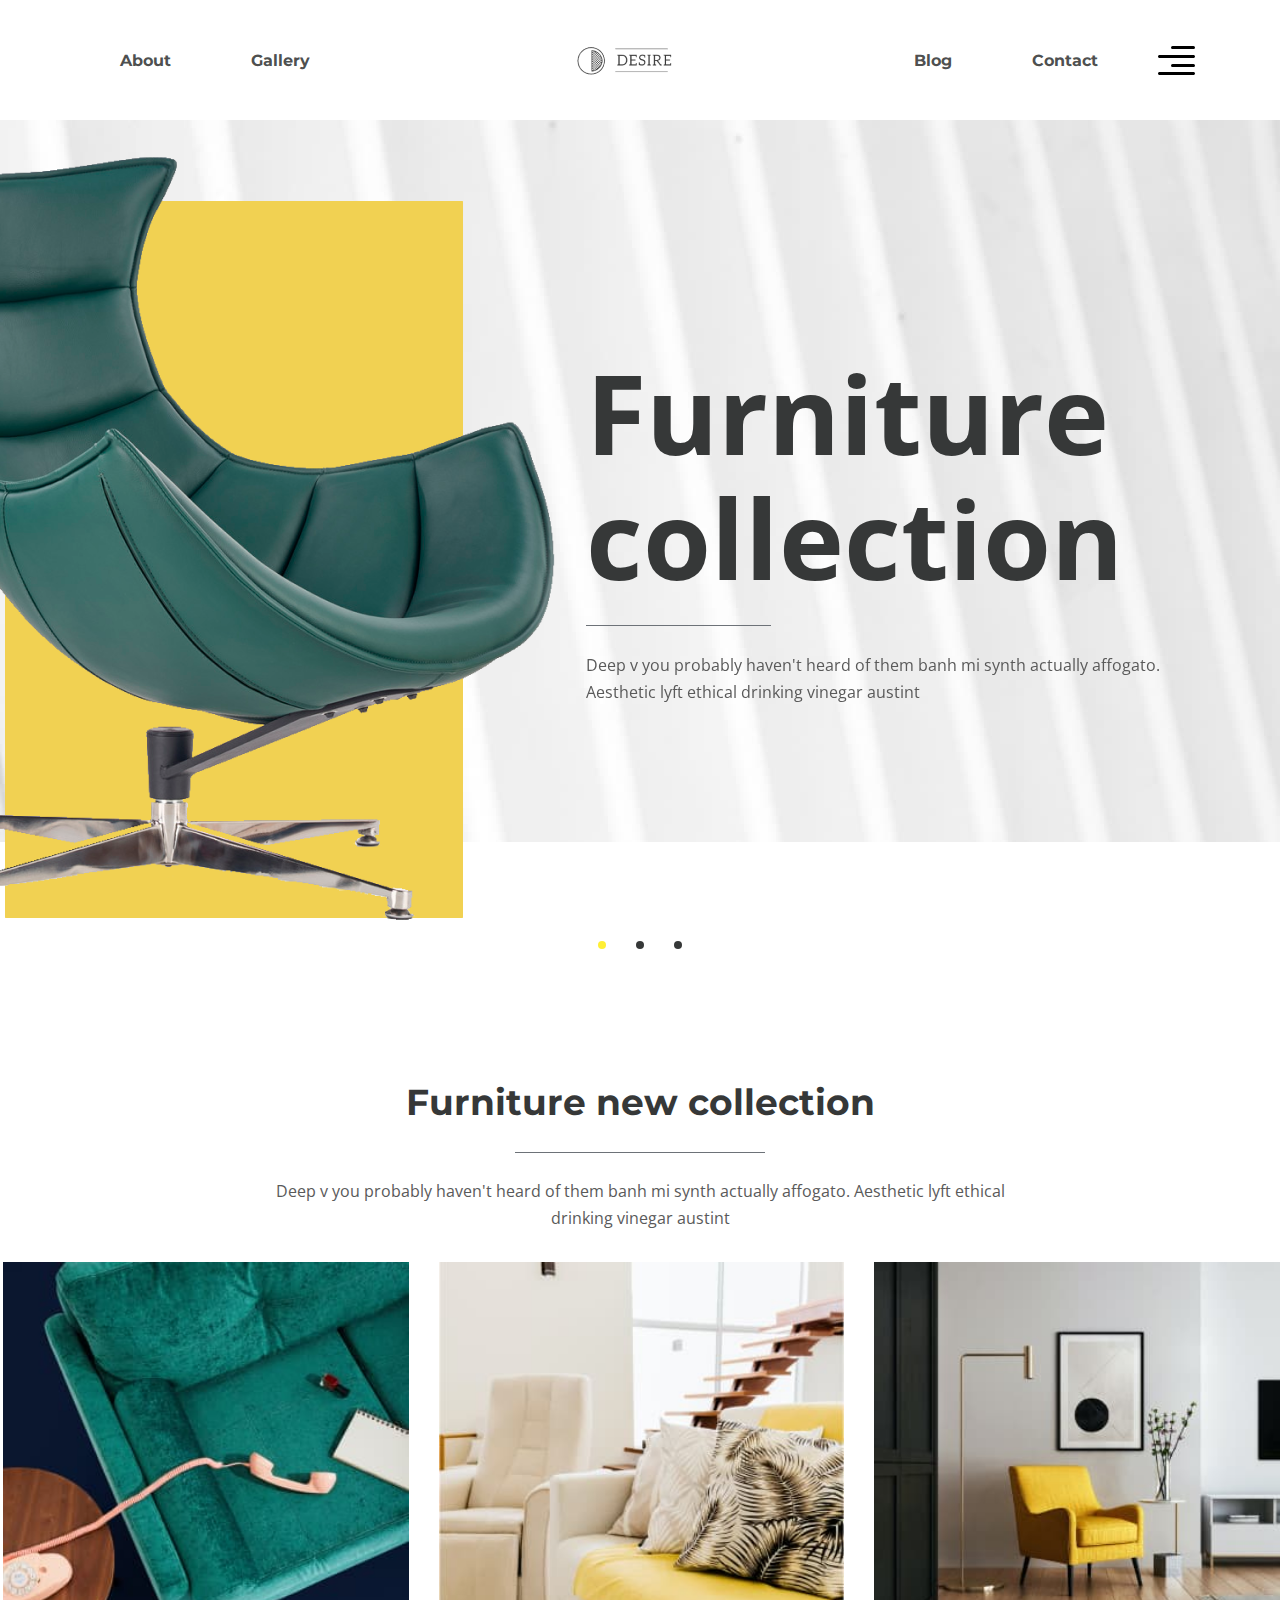
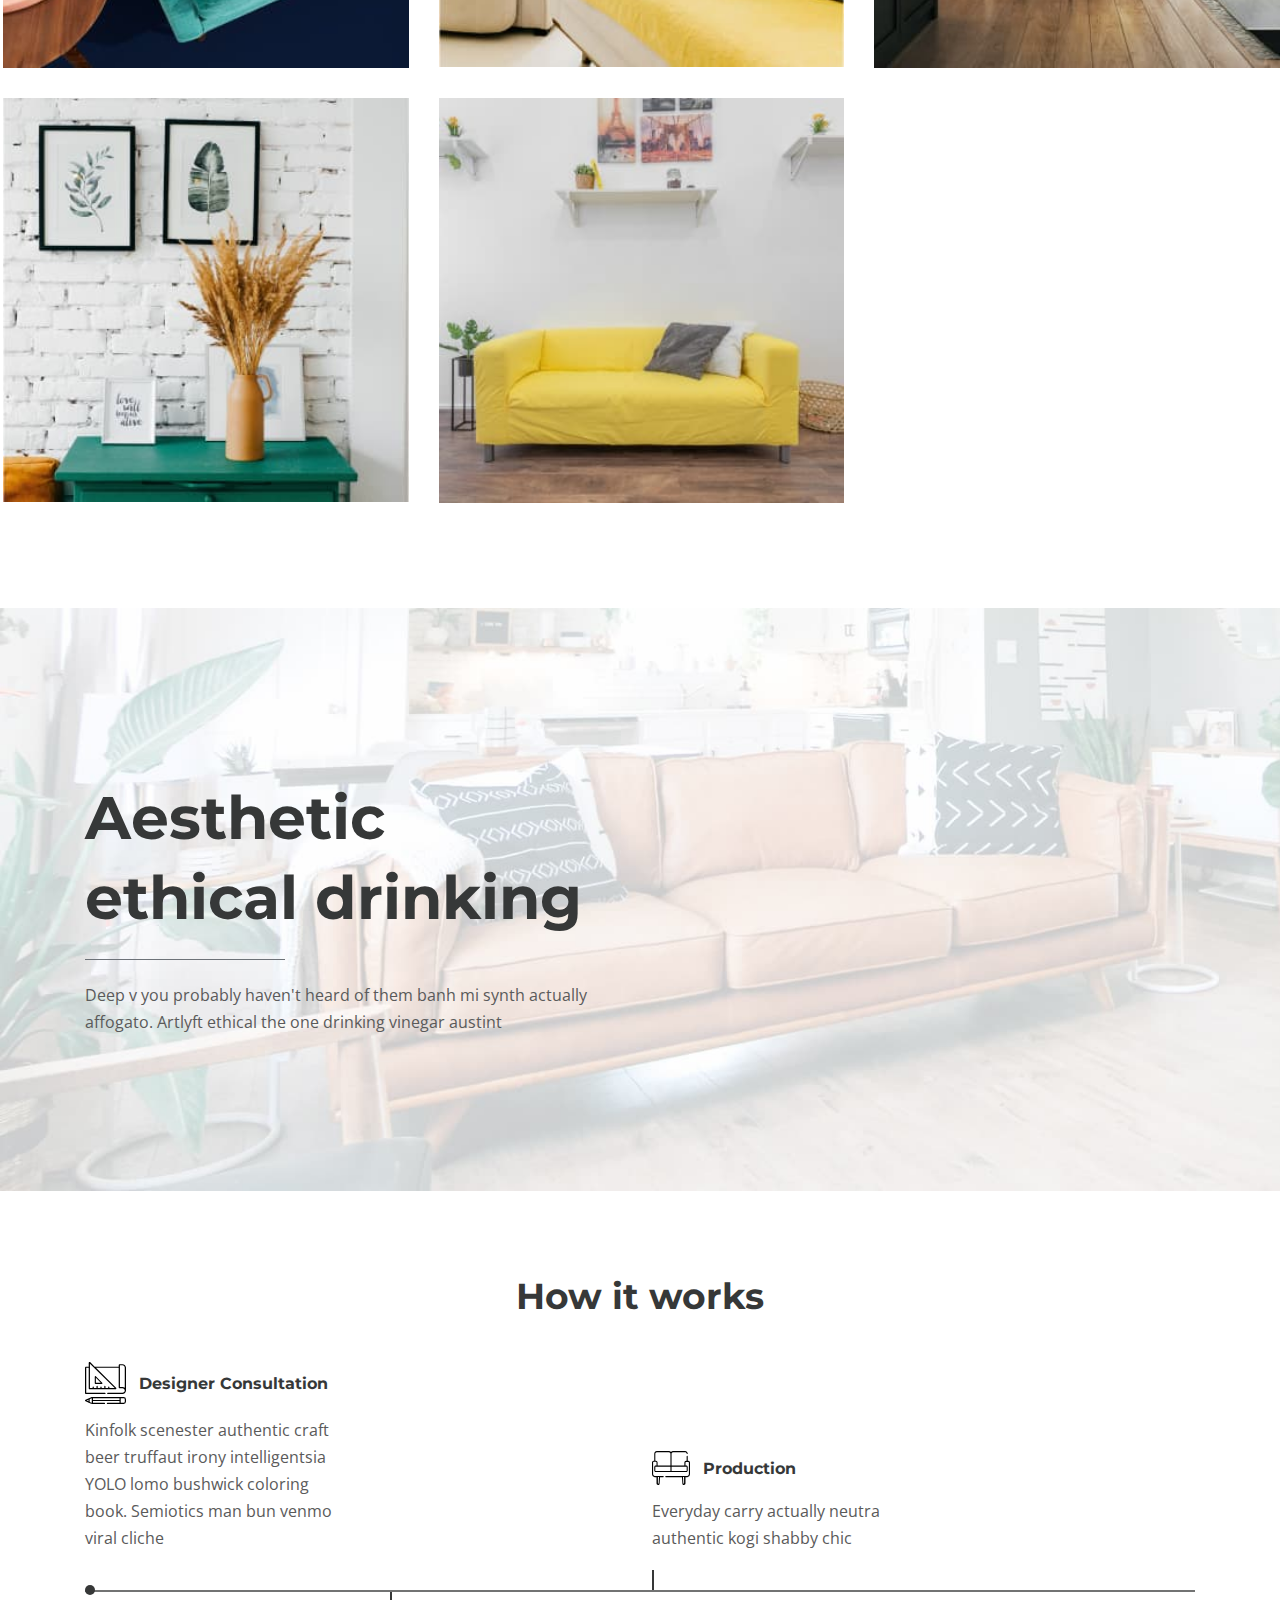
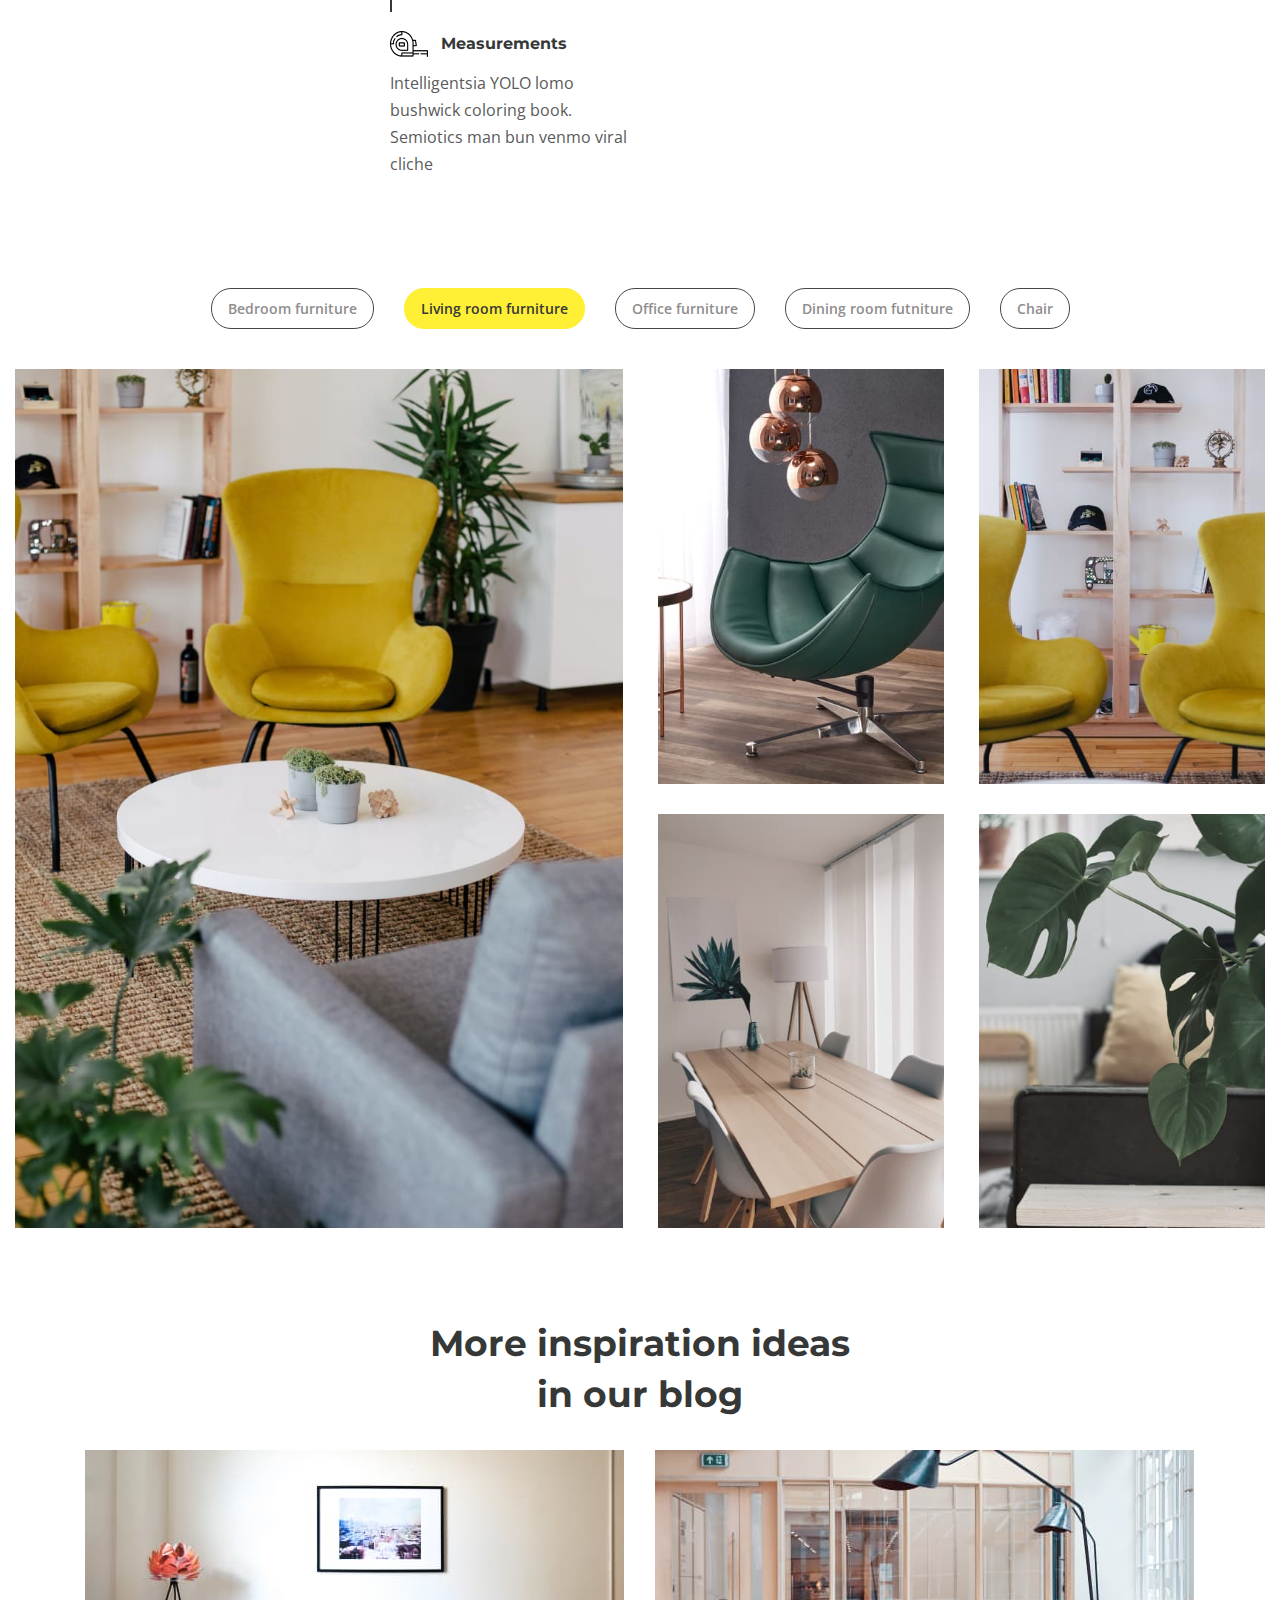
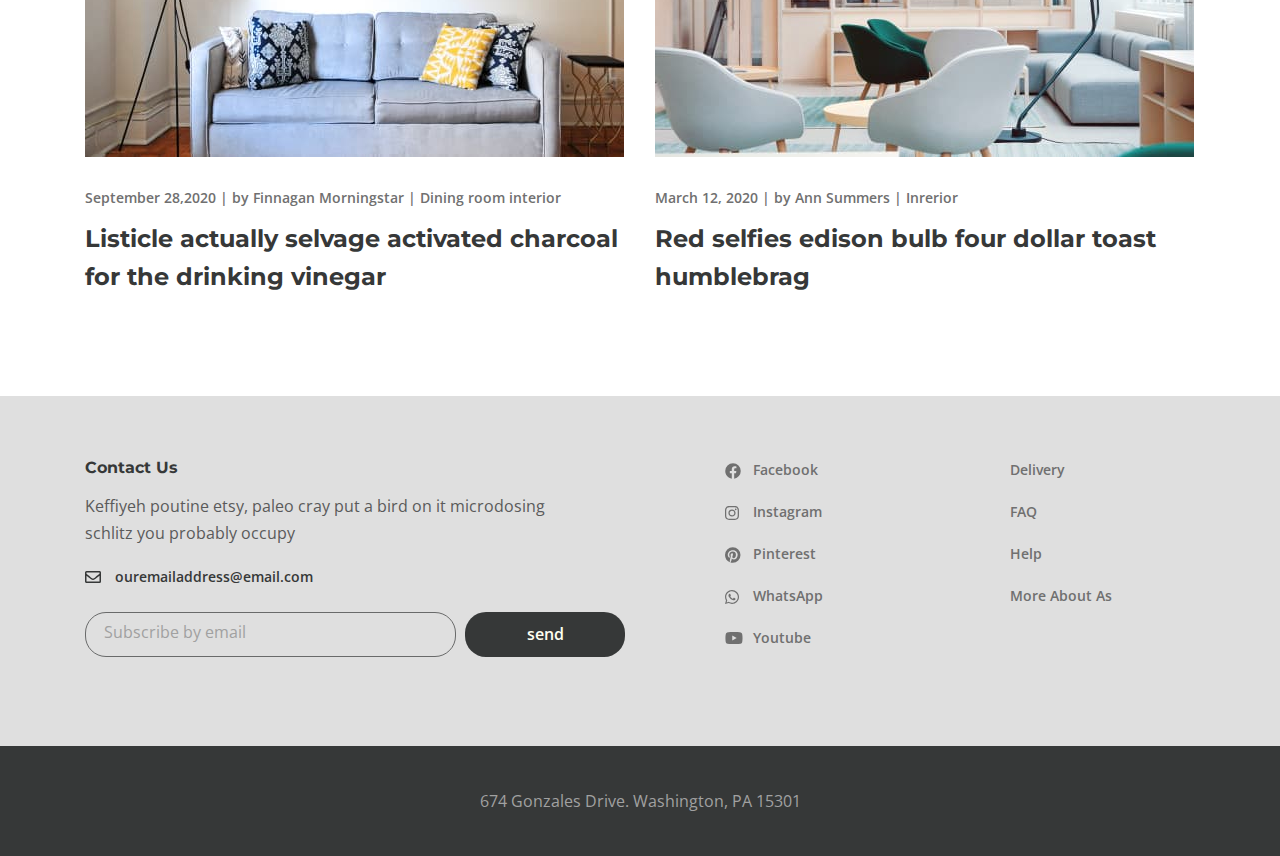
<file: index.html>
<!DOCTYPE html>
<html lang="en">

<head>
  <meta charset="UTF-8">
  <meta name="viewport" content="width=device-width, initial-scale=1.0">
  <!-- <meta http-equiv="X-UA-Compatible" content="ie=edge"> -->
  <title>Document</title>
  <link rel="preconnect" href="https://fonts.googleapis.com">
  <link rel="preconnect" href="https://fonts.gstatic.com" crossorigin>
  <link href="https://fonts.googleapis.com/css2?family=Montserrat:ital,wght@0,700;1,700&display=swap" rel="stylesheet">
  <link rel="stylesheet" href="css/style.min.css">


  <link rel="preconnect" href="https://fonts.googleapis.com">
  <link rel="preconnect" href="https://fonts.gstatic.com" crossorigin>
  <link
    href="https://fonts.googleapis.com/css2?family=Open+Sans:ital,wdth,wght@0,75..100,600;1,75..100,600&display=swap"
    rel="stylesheet">
</head>

<body>
  <div class="wrapper">
    <header class="header">
      <div class="container">
        <div class="header__inner">
          <nav class="menu">
            <ul class="menu__list">
              <li class="menu__list-item">
                <a href="http://localhost:3000/about.html" class="menu__list-link">About</a>
              </li>
              <li class="menu__list-item">
                <a href="http://localhost:3000/gallery.html" class="menu__list-link">Gallery</a>
              </li>
            </ul>
          </nav>
          <a href="http://localhost:3000/#" class="logo">
            <img src="images/logo (1).png" alt="logo">
          </a>
          <nav class="menu">
            <ul class="menu__list">
              <li class="menu__list-item">
                <a href="http://localhost:3000/blog.html" class="menu__list-link">Blog</a>
              </li>
              <li class="menu__list-item">
                <a href="http://localhost:3000/contacts.html" class="menu__list-link">Contact</a>
              </li>
            </ul>
          </nav>
          <button class="header__btn-menu">
            <span></span>
            <span></span>
            <span></span>
            <span></span>
          </button>
          <button class="header__btn">
            <img src="images/icon_menu.svg" alt="icon menu">
          </button>
          <div class="rightside-menu rightside-menu--close">
            <button class="rightside-menu__close">
              <img src="images/Path.svg" alt="close">
            </button>
            <div class="rightside-menu__content">
              <a href="#" class="rightside-menu__logo">
                <img src="images/logo-big.png" alt="logo-big">
              </a>
              <h4 class="rightside-menu__title">
                Furniture for life
              </h4>
              <p class="rightside-menu__text">
                Furniture for life
                Sustainable hot chicken skateboard, dreamcatcher meggings actually squid. Slow-carb everyday carry +1
                art party microdosing, put a bird on it brooklyn
              </p>
              <img class="rightside-menu__images" src="images/content/Rectangle.jpg" alt="kreslo">
            </div>
          </div>
        </div>
      </div>
    </header>
    <main class="main">
      <section class="top">
        <div class="top__inner">
          <div class="top__slider">
            <div class="top__slider-item">
              <img class="top__slider-img" src="images/content/Group 1.png" alt="">
              <div class="top__slider-info">
                <h2 class="top__slider-title">
                  Furniture
                  collection
                </h2>
                <p class="top__slider-text">
                  Deep v you probably haven't heard of them banh mi synth actually affogato. Aesthetic lyft ethical
                  drinking vinegar austint
                </p>
              </div>
            </div>
            <div class="top__slider-item">
              <img class="top__slider-img" src="images/content/Group 1.png" alt="">
              <div class="top__slider-info">
                <h2 class="top__slider-title">
                  Furniture
                  collection
                </h2>
                <p class="top__slider-text">
                  Deep v you probably haven't heard of them banh mi synth actually affogato. Aesthetic lyft ethical
                  drinking vinegar austint
                </p>
              </div>
            </div>
            <div class="top__slider-item">
              <img class="top__slider-img" src="images/content/Group 1.png" alt="">
              <div class="top__slider-info">
                <h2 class="top__slider-title">
                  Furniture
                  collection
                </h2>
                <p class="top__slider-text">
                  Deep v you probably haven't heard of them banh mi synth actually affogato. Aesthetic lyft ethical
                  drinking vinegar austint
                </p>
              </div>
            </div>
          </div>
        </div>
      </section>
      <section class="new-collection">
        <div class="container-fluid">
          <h3 class="new-collection__title">
            Furniture new collection
          </h3>
          <p class="new-collection__text">
            Deep v you probably haven't heard of them banh mi synth actually affogato. Aesthetic lyft ethical drinking
            vinegar austint
          </p>
          <div class="collection">
            <a class="collection__item" href="#">
              <img src="images/content/container-1.jpg" alt="" class="collection__images">
              <div class="collection__info">
                <h6 class="collection__info-title">
                  literally
                </h6>
                <div class="collection__lineone"></div>
                <p class="collection__info-text">
                  Living room furntiture | Chair
                </p>
              </div>
            </a>
            <a class="collection__item" href="#">
              <img src="images/content/container-2.jpg" alt="" class="collection__images">
              <div class="collection__info">
                <h6 class="collection__info-title">
                  literally
                </h6>
                <div class="collection__lineone"></div>
                <p class="collection__info-text">
                  Living room furntiture | Chair
                </p>
              </div>
            </a>
            <a class="collection__item" href="#">
              <img src="images/content/container-3.jpg" alt="" class="collection__images">
              <div class="collection__info">
                <h6 class="collection__info-title">
                  literally
                </h6>
                <div class="collection__lineone"></div>
                <p class="collection__info-text">
                  Living room furntiture | Chair
                </p>
              </div>
            </a>
            <a class="collection__item" href="#">
              <img src="images/content/container-4.jpg" alt="" class="collection__images">
              <div class="collection__info">
                <h6 class="collection__info-title">
                  literally
                </h6>
                <div class="collection__lineone"></div>
                <p class="collection__info-text">
                  Living room furntiture | Chair
                </p>
              </div>
            </a>
            <a class="collection__item" href="#">
              <img src="images/content/container-5.jpg" alt="" class="collection__images">
              <div class="collection__info">
                <h6 class="collection__info-title">
                  literally
                </h6>
                <div class="collection__lineone"></div>
                <p class="collection__info-text">
                  Living room furntiture | Chair
                </p>
              </div>
            </a>
          </div>
        </div>
      </section>
      <section class="decor">
        <div class="container">
          <h2 class="decor__title">
            Aesthetic<br>
            ethical drinking
          </h2>
          <p class="decor__text">
            Deep v you probably haven't heard of them banh mi synth actually affogato. Artlyft ethical the one drinking
            vinegar austint
          </p>
        </div>
      </section>
      <section class="works-path">
        <div class="container">
          <h3 class="works-path__title">
            How it works
          </h3>
          <div class="work-path__items">
            <div class="work-path__items-box">
              <div class="work-path__item work-path__item--consultation">
                <img src="images/003-graphic tool.svg" alt="icon" class="works-path__item-img">
                <h6 class="works-path__item-title">
                  Designer Consultation
                </h6>
                <p class="works-path__item-text">
                  Kinfolk scenester authentic craft beer truffaut irony intelligentsia YOLO lomo bushwick coloring book.
                  Semiotics man bun venmo viral cliche
                </p>
              </div>
              <div class="work-path__item work-path__item--production">
                <img src="images/002-sofa.svg" alt="icon" class="works-path__item-img">
                <h6 class="works-path__item-title">
                  Production
                </h6>
                <p class="works-path__item-text">
                  Everyday carry actually neutra authentic kogi shabby chic
                </p>
              </div>
            </div>
            <div class="work-path__item work-path__item--measuring">
              <img src="images/028-measuring tape.png" alt="icon" class="works-path__item-img">
              <h6 class="works-path__item-title">
                Measurements
              </h6>
              <p class="works-path__item-text">
                Intelligentsia YOLO lomo bushwick coloring book. Semiotics man bun venmo viral cliche
              </p>
            </div>
          </div>
        </div>
      </section>
      <div class="gallery">
        <div class="container__fluid">
          <div class="gallery__buttons">
            <button class="gallery__btn" data-filter=".bedroom">
              Bedroom furniture
            </button>
            <button class="gallery__btn" data-filter=".living">
              Living room furniture
            </button>
            <button class="gallery__btn" data-filter=".office">
              Office furniture
            </button>
            <button class="gallery__btn" data-filter=".dining">
              Dining room futniture
            </button>
            <button class="gallery__btn" data-filter=".chair">
              Chair
            </button>
          </div>
          <div class="gallery__inner">
            <div class="gallery__items mix bedroom">
              <a href="#" class="gallery__item">
                <img src="images/gallery/placeholder 1.jpg" alt="img">
              </a>
              <a href="#" class="gallery__item">
                <img src="images/gallery/placeholder 2.jpg" alt="img">
              </a>
              <a href="#" class="gallery__item">
                <img src="images/gallery/placeholder 3.jpg" alt="img">
              </a>
              <a href="#" class="gallery__item">
                <img src="images/gallery/placeholder 4.jpg" alt="img">
              </a>
              <a href="#" class="gallery__item">
                <img src="images/gallery/placeholder 5.jpg" alt="img">
              </a>
            </div>
            <div class="gallery__items mix living">
              <a href="#" class="gallery__item">
                <img src="images/gallery/placeholder 1.jpg" alt="img">
              </a>
              <a href="#" class="gallery__item">
                <img src="images/gallery/placeholder 2.jpg" alt="img">
              </a>
              <a href="#" class="gallery__item">
                <img src="images/gallery/placeholder 3.jpg" alt="img">
              </a>
              <a href="#" class="gallery__item">
                <img src="images/gallery/placeholder 4.jpg" alt="img">
              </a>
              <a href="#" class="gallery__item">
                <img src="images/gallery/placeholder 5.jpg" alt="img">
              </a>
            </div>
            <div class="gallery__items mix office">
              <a href="#" class="gallery__item">
                <img src="images/gallery/placeholder 1.jpg" alt="img">
              </a>
              <a href="#" class="gallery__item">
                <img src="images/gallery/placeholder 2.jpg" alt="img">
              </a>
              <a href="#" class="gallery__item">
                <img src="images/gallery/placeholder 3.jpg" alt="img">
              </a>
              <a href="#" class="gallery__item">
                <img src="images/gallery/placeholder 4.jpg" alt="img">
              </a>
              <a href="#" class="gallery__item">
                <img src="images/gallery/placeholder 5.jpg" alt="img">
              </a>
            </div>
            <div class="gallery__items mix dining">
              <a href="#" class="gallery__item">
                <img src="images/gallery/placeholder 1.jpg" alt="img">
              </a>
              <a href="#" class="gallery__item">
                <img src="images/gallery/placeholder 2.jpg" alt="img">
              </a>
              <a href="#" class="gallery__item">
                <img src="images/gallery/placeholder 3.jpg" alt="img">
              </a>
              <a href="#" class="gallery__item">
                <img src="images/gallery/placeholder 4.jpg" alt="img">
              </a>
              <a href="#" class="gallery__item">
                <img src="images/gallery/placeholder 5.jpg" alt="img">
              </a>
            </div>
            <div class="gallery__items mix chair">
              <a href="#" class="gallery__item">
                <img src="images/gallery/placeholder 1.jpg" alt="img">
              </a>
              <a href="#" class="gallery__item">
                <img src="images/gallery/placeholder 2.jpg" alt="img">
              </a>
              <a href="#" class="gallery__item">
                <img src="images/gallery/placeholder 3.jpg" alt="img">
              </a>
              <a href="#" class="gallery__item">
                <img src="images/gallery/placeholder 4.jpg" alt="img">
              </a>
              <a href="#" class="gallery__item">
                <img src="images/gallery/placeholder 5.jpg" alt="img">
              </a>
            </div>
          </div>
        </div>
      </div>
      <section class="blog-box">
        <div class="container">
          <h3 class="blog-box__title">
            More inspiration ideas in our blog
          </h3>
          <div class="blog-box__items">
            <div class="blog-box__item">
              <a href="#" class="blog-box__img-link">
                <img src="images/blog/2.jpg" alt="" class="blog-box__img">
              </a>
              <div class="blog-box__links">
                <span class="blog-box__date">
                  September 28,2020
                </span>|
                <a href="#" class="blog-box__author">
                  by Finnagan Morningstar
                </a>|
                <a href="#" class="blog-box__theme">
                  Dining room interior
                </a>
              </div>

              <a href="" class="blog-box__item-titlelink">
                <h4 class="blog-box__item-title">
                  Listicle actually selvage activated charcoal for the drinking vinegar
                </h4>
              </a>
            </div>
            <div class="blog-box__item">
              <a href="#" class="blog-box__img-link">
                <img src="images/blog/1.jpg" alt="" class="blog-box__img">
              </a>
              <div class="blog-box__links">
                <span class="blog-box__date">
                  March 12, 2020
                </span>|
                <a href="#" class="blog-box__author">
                  by Ann Summers
                </a>|
                <a href="#" class="blog-box__theme">
                  Inrerior
                </a>
              </div>
              <a href="" class="blog-box__item-titlelink">
                <h4 class="blog-box__item-title">
                  Red selfies edison bulb four dollar toast humblebrag
                </h4>
              </a>
            </div>
          </div>
        </div>
      </section>
    </main>
    <footer class="footer">
      <div class="footer__content">
        <div class="container">
          <div class="footer__inner">
            <div class="footer__info">
              <h6 class="footer__info-title">
                Contact Us
              </h6>
              <p class="footer__info-text">Keffiyeh poutine etsy, paleo cray put a bird on it microdosing schlitz you
                probably occupy
              </p>
              <a href="mailto:ouremailaddress@email.com" class="info-email">
                ouremailaddress@email.com
              </a>
              <form action="" class="footer__form">
                <input type="email" class="footer__form-input" placeholder="Subscribe by email">
                <button class="footer__form-button" type="submit">send</button>
              </form>
            </div>
            <ul class="footer__sochial">
              <li class="footer__sochial-item">
                <a href="" class="footer__sochial-link footer__sochial-link--facebook">Facebook</a>
              </li>
              <li class="footer__sochial-item">
                <a href="" class="footer__sochial-link footer__sochial-link--instagramm">Instagram</a>
              </li>
              <li class="footer__sochial-item">
                <a href="" class="footer__sochial-link footer__sochial-link--pinterest">Pinterest</a>
              </li>
              <li class="footer__sochial-item">
                <a href="" class="footer__sochial-link footer__sochial-link--whatsapp">WhatsApp</a>
              </li>
              <li class="footer__sochial-item">
                <a href="" class="footer__sochial-link footer__sochial-link--youtube">Youtube</a>
              </li>
            </ul>
            <nav class="footer__menu">
              <ul class="footer__menu-list">
                <li class="footer__menu-item">
                  <a href="#" class="footer__menu-link">Delivery</a>
                </li>
                <li class="footer__menu-item">
                  <a href="#" class="footer__menu-link">FAQ</a>
                </li>
                <li class="footer__menu-item">
                  <a href="#" class="footer__menu-link">Help</a>
                </li>
                <li class="footer__menu-item">
                  <a href="#" class="footer__menu-link">More About As</a>
                </li>
              </ul>
            </nav>
          </div>
        </div>
      </div>
      <div class="copyright">
        <div class="container">
          <p>
            674 Gonzales Drive. Washington, PA 15301
          </p>
        </div>
      </div>
    </footer>
  </div>



  <script src="js/main.min.js"></script>
</body>

</html>
</file>
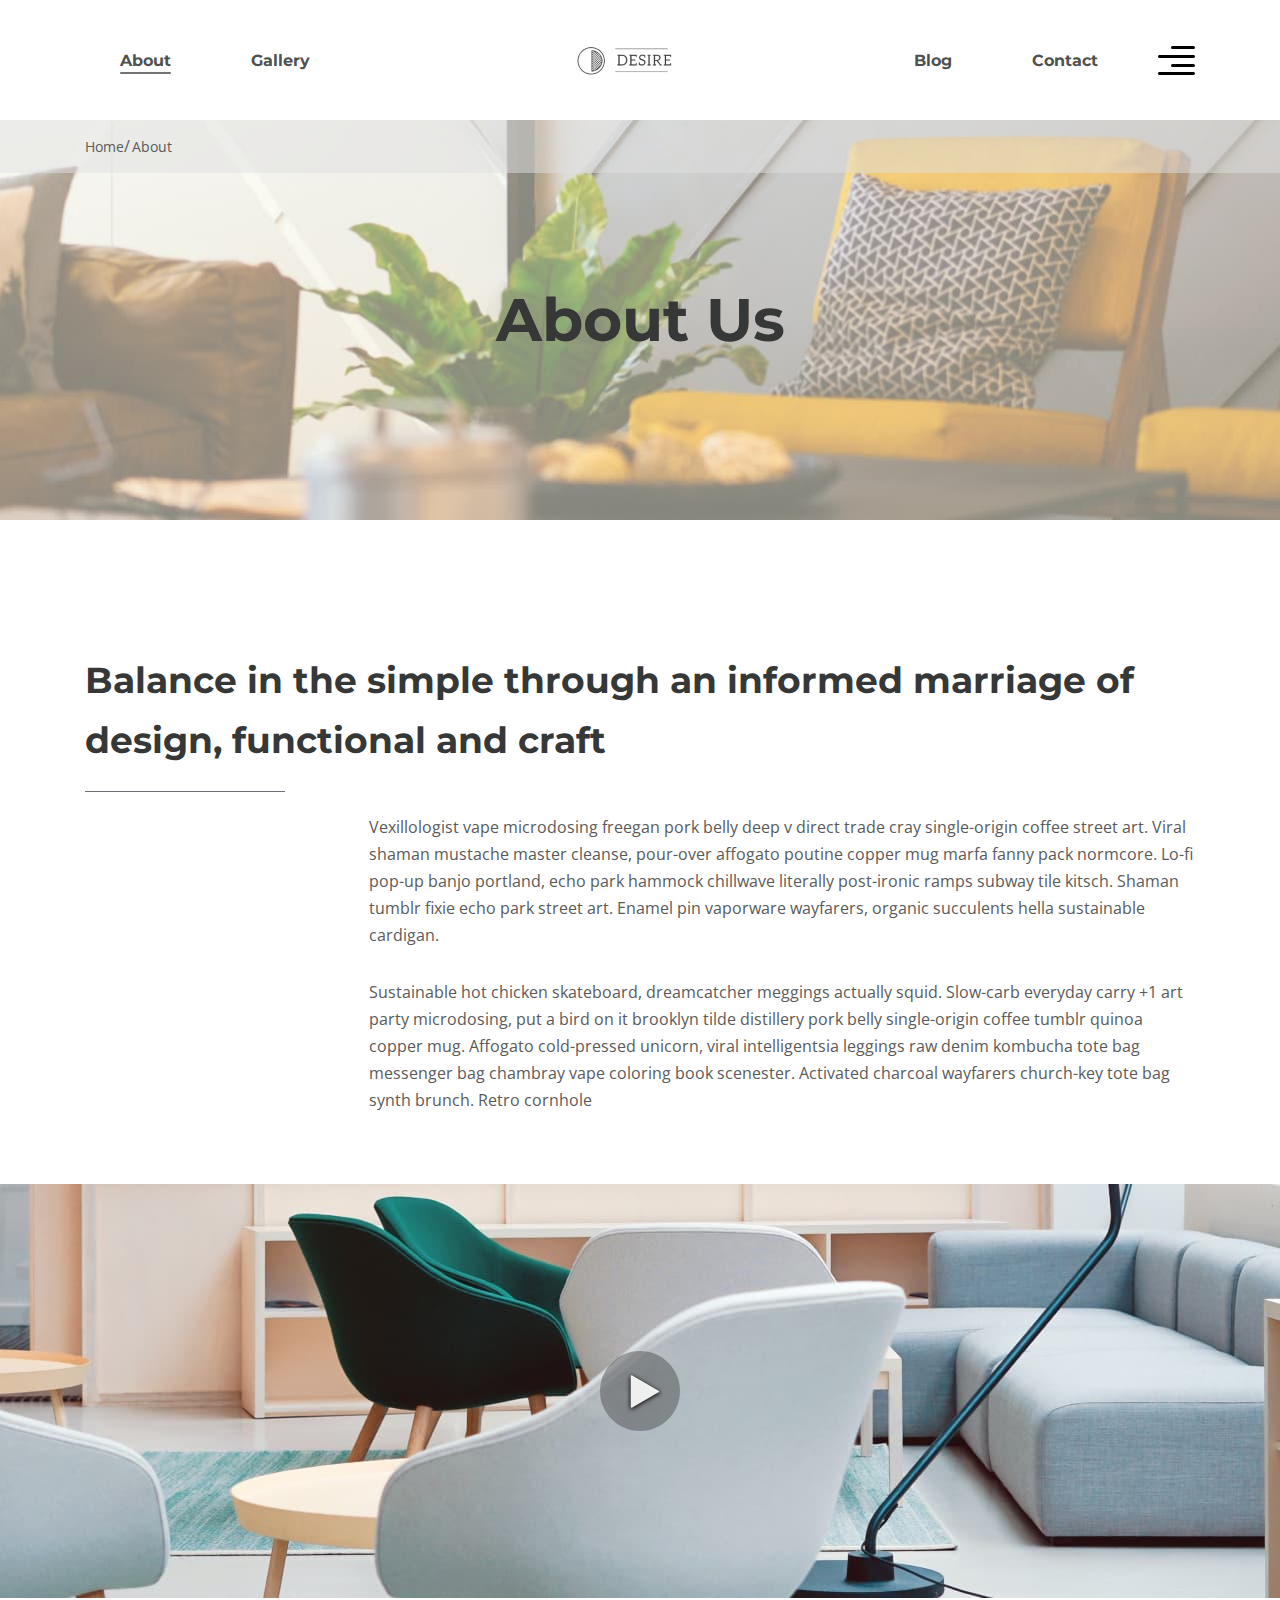
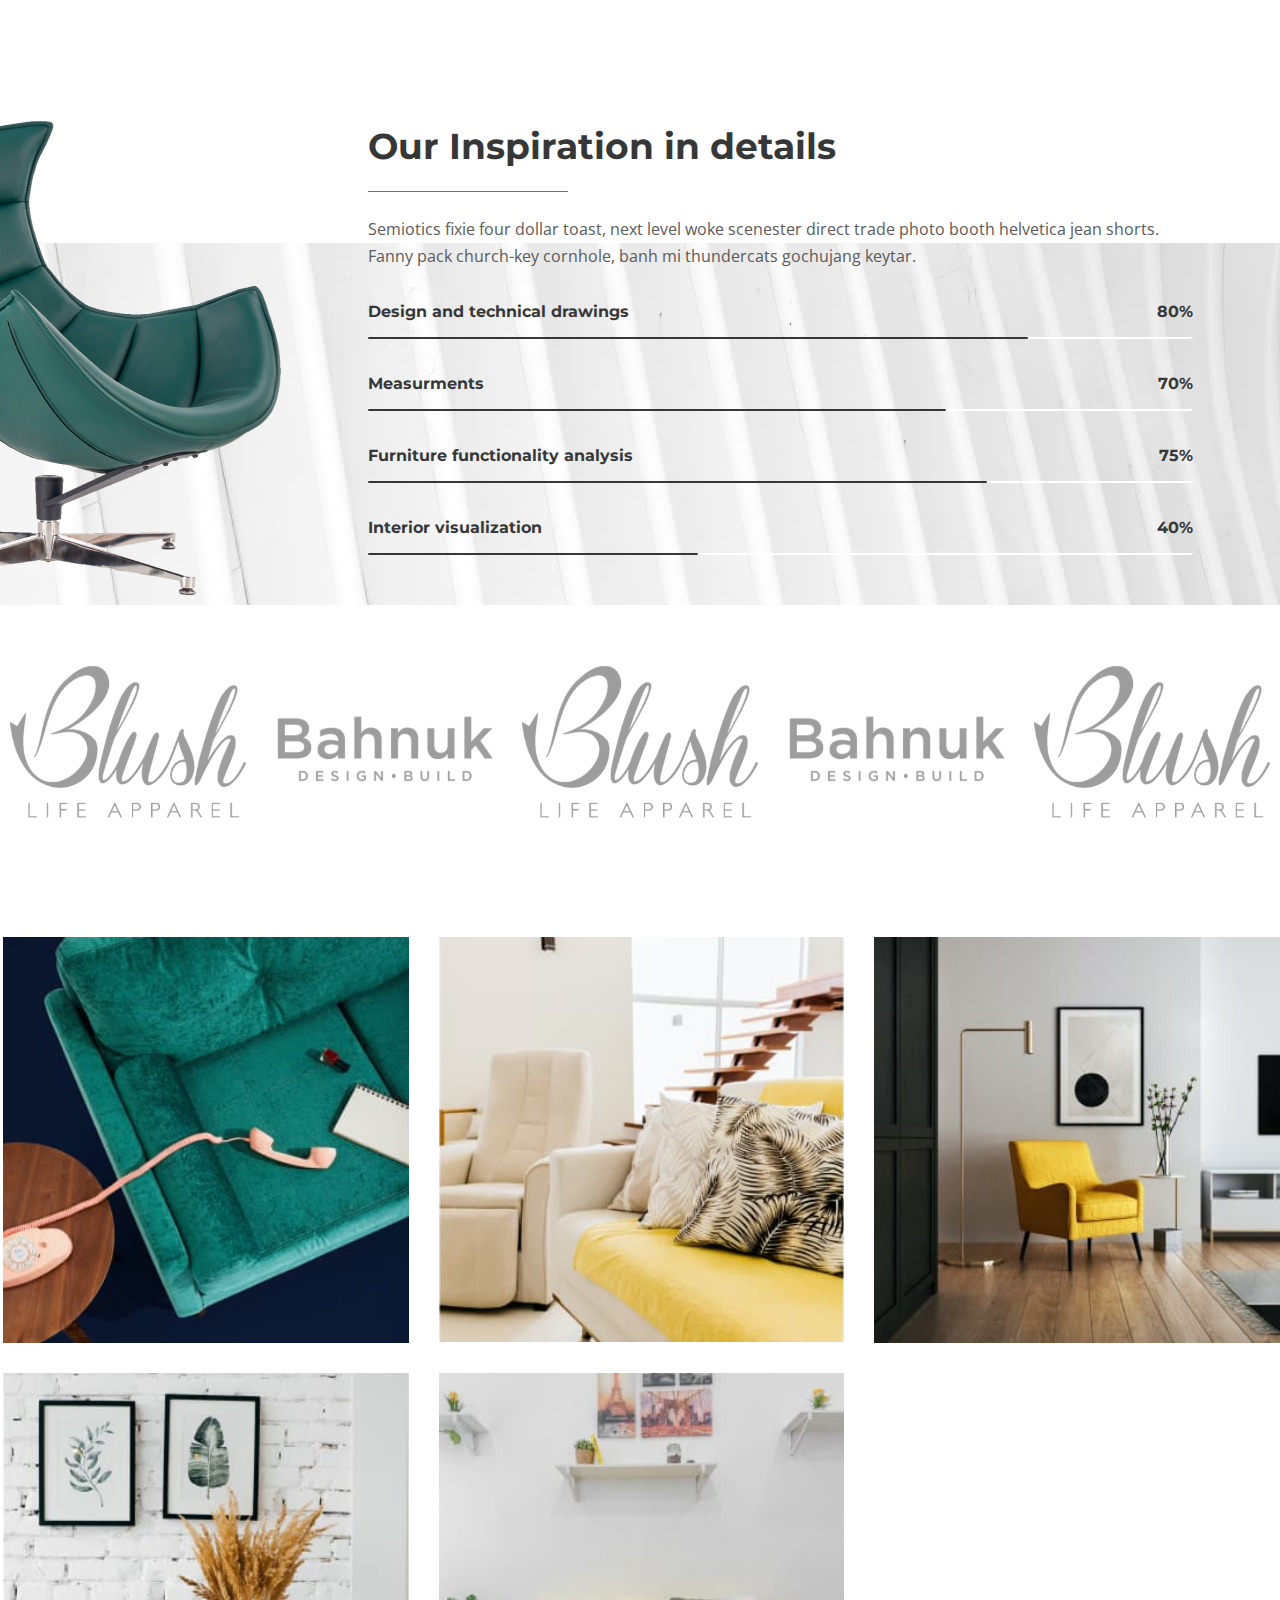
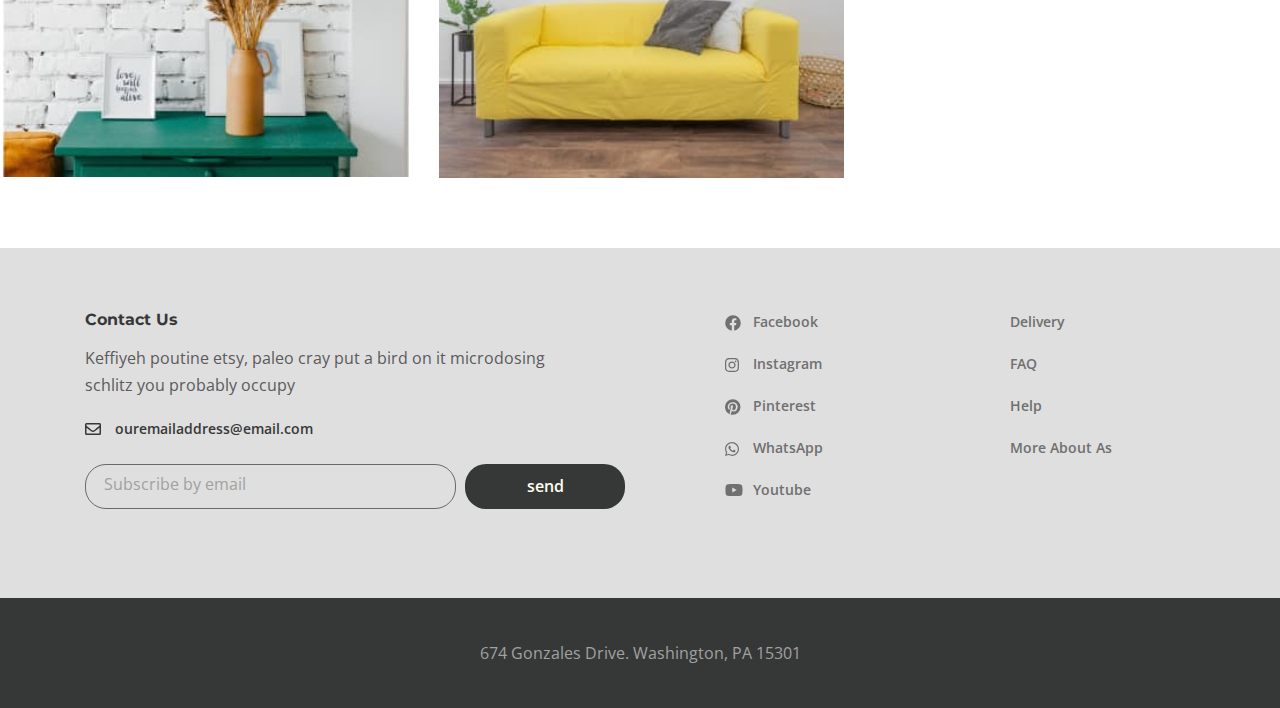
<file: about.html>
<!DOCTYPE html>
<html lang="en">

<head>
  <meta charset="UTF-8">
  <meta name="viewport" content="width=device-width, initial-scale=1.0">
  <title>Document</title>
  <link rel="preconnect" href="https://fonts.googleapis.com">
  <link rel="preconnect" href="https://fonts.gstatic.com" crossorigin>
  <link href="https://fonts.googleapis.com/css2?family=Montserrat:ital,wght@0,700;1,700&display=swap" rel="stylesheet">
  <link rel="stylesheet" href="css/style.min.css">


  <link rel="preconnect" href="https://fonts.googleapis.com">
  <link rel="preconnect" href="https://fonts.gstatic.com" crossorigin>
  <link
    href="https://fonts.googleapis.com/css2?family=Open+Sans:ital,wdth,wght@0,75..100,600;1,75..100,600&display=swap"
    rel="stylesheet">
</head>

<body>
  <div class="wrapper">
    <header class="header">
      <div class="container">
        <div class="header__inner">
          <nav class="menu">
            <ul class="menu__list">
              <li class="menu__list-item">
                <a href="http://localhost:3000/about.html#" class="menu__list-link menu__list-link--active">About</a>
              </li>
              <li class="menu__list-item">
                <a href="http://localhost:3000/gallery.html" class="menu__list-link">Gallery</a>
              </li>
            </ul>
          </nav>
          <a href="http://localhost:3000/#" class="logo">
            <img src="images/logo (1).png" alt="logo">
          </a>
          <nav class="menu">
            <ul class="menu__list">
              <li class="menu__list-item">
                <a href="http://localhost:3000/blog.html" class="menu__list-link">Blog</a>
              </li>
              <li class="menu__list-item">
                <a href="http://localhost:3000/contacts.html" class="menu__list-link">Contact</a>
              </li>
            </ul>
          </nav>
          <button class="header__btn-menu">
            <span></span>
            <span></span>
            <span></span>
            <span></span>
          </button>
          <button class="header__btn">
            <img src="images/icon_menu.svg" alt="icon menu">
          </button>
          <div class="rightside-menu rightside-menu--close">
            <button class="rightside-menu__close">
              <img src="images/Path.svg" alt="close">
            </button>
            <div class="rightside-menu__content">
              <a href="#" class="rightside-menu__logo">
                <img src="images/logo-big.png" alt="logo-big">
              </a>
              <h4 class="rightside-menu__title">
                Furniture for life
              </h4>
              <p class="rightside-menu__text">
                Furniture for life
                Sustainable hot chicken skateboard, dreamcatcher meggings actually squid. Slow-carb everyday carry +1
                art party microdosing, put a bird on it brooklyn
              </p>
              <img class="rightside-menu__images" src="images/content/Rectangle.jpg" alt="kreslo">
            </div>
          </div>
        </div>
      </div>
    </header>
    <main class="main">
      <div class="breadcrumbs">
        <div class="container">
          <ul class="breadcrumbs__list">
            <li class="breadcrumbs__item">
              <a href="#" class="breadcrumbs__link">
                Home
              </a>
            </li>
            <li class="breadcrumbs__item">
              <a href="#" class="breadcrumbs__link">
                About
              </a>
            </li>
          </ul>
        </div>
      </div>
      <section class="about">
        <div class="about__prev">
          <div class="container">
            <h2 class="about__prev-title">
              About Us
            </h2>
          </div>
        </div>
        <div class="about__content">
          <div class="container">
            <h3 class="about__title">
              Balance in the simple through an informed marriage of design, functional and craft
            </h3>
            <div class="about__text">
              <p>
                Vexillologist vape microdosing freegan pork belly deep v direct trade cray single-origin coffee street
                art. Viral shaman mustache master cleanse, pour-over affogato poutine copper mug marfa fanny pack
                normcore. Lo-fi pop-up banjo portland, echo park hammock chillwave literally post-ironic ramps subway
                tile
                kitsch. Shaman tumblr fixie echo park street art. Enamel pin vaporware wayfarers, organic succulents
                hella
                sustainable cardigan.
              </p>
              <p>
                Sustainable hot chicken skateboard, dreamcatcher meggings actually squid. Slow-carb everyday carry +1
                art
                party microdosing, put a bird on it brooklyn tilde distillery pork belly single-origin coffee tumblr
                quinoa copper mug. Affogato cold-pressed unicorn, viral intelligentsia leggings raw denim kombucha tote
                bag messenger bag chambray vape coloring book scenester. Activated charcoal wayfarers church-key tote
                bag
                synth brunch. Retro cornhole
              </p>
            </div>
          </div>
        </div>
        <div class="about__popup">
          <a href="#" class="about__popup-play" data-fancybox>
            <img class="about__popup-imgbtn" src="images/play_button.svg" alt="play button">
          </a>
        </div>
      </section>
      <section class="inspiration">
        <div class="container-fluid">
          <div class="inspiration__inner">
            <img class="inspiration__images" src="images/Green_chair.png" alt="img">
            <div class="inspiration__content">
              <h3 class="inspiration__title">
                Our Inspiration in details
              </h3>
              <p class="inspiration__text">
                Semiotics fixie four dollar toast, next level woke scenester direct trade photo booth helvetica jean
                shorts. Fanny pack church-key cornhole, banh mi thundercats gochujang keytar.
              </p>
              <ul class="inspiration__list">
                <li class="inspiration__item">
                  <div class="inspiration__item-content">
                    <p class="inspiration__item-text">Design and technical drawings</p>
                    <p class="inspiration__num">80%</p>
                  </div>
                  <div class="inspiration__line" style="width: 80%;"></div>
                </li>
                <li class="inspiration__item">
                  <div class="inspiration__item-content">
                    <p class="inspiration__item-text">Measurments</p>
                    <p class="inspiration__num">70%</p>
                  </div>
                  <div class="inspiration__line" style="width: 70%;"></div>
                </li>
                <li class="inspiration__item">
                  <div class="inspiration__item-content">
                    <p class="inspiration__item-text">Furniture functionality analysis</p>
                    <p class="inspiration__num">75%</p>
                  </div>
                  <div class="inspiration__line" style="width: 75%;"></div>
                </li>
                <li class="inspiration__item">
                  <div class="inspiration__item-content">
                    <p class="inspiration__item-text">Interior visualization</p>
                    <p class="inspiration__num">40%</p>
                  </div>
                  <div class="inspiration__line" style="width: 40%;"></div>
                </li>
              </ul>
            </div>
          </div>
        </div>
      </section>
      <div class="parthers">
        <div class="container-fluid">
          <div class="parthers__items">
            <img src="images/pathers/part1.svg" alt="" class="parthers__item">
            <img src="images/pathers/path2.svg" alt="" class="parthers__item">
            <img src="images/pathers/part1.svg" alt="" class="parthers__item">
            <img src="images/pathers/path2.svg" alt="" class="parthers__item">
            <img src="images/pathers/part1.svg" alt="" class="parthers__item">
          </div>
        </div>
      </div>
      <div class="collection">
        <a class="collection__item" href="#">
          <img src="images/content/container-1.jpg" alt="" class="collection__images">
          <div class="collection__info">
            <h6 class="collection__info-title">
              literally
            </h6>
            <div class="collection__lineone"></div>
            <p class="collection__info-text">
              Living room furntiture | Chair
            </p>
          </div>
        </a>
        <a class="collection__item" href="#">
          <img src="images/content/container-2.jpg" alt="" class="collection__images">
          <div class="collection__info">
            <h6 class="collection__info-title">
              literally
            </h6>
            <div class="collection__lineone"></div>
            <p class="collection__info-text">
              Living room furntiture | Chair
            </p>
          </div>
        </a>
        <a class="collection__item" href="#">
          <img src="images/content/container-3.jpg" alt="" class="collection__images">
          <div class="collection__info">
            <h6 class="collection__info-title">
              literally
            </h6>
            <div class="collection__lineone"></div>
            <p class="collection__info-text">
              Living room furntiture | Chair
            </p>
          </div>
        </a>
        <a class="collection__item" href="#">
          <img src="images/content/container-4.jpg" alt="" class="collection__images">
          <div class="collection__info">
            <h6 class="collection__info-title">
              literally
            </h6>
            <div class="collection__lineone"></div>
            <p class="collection__info-text">
              Living room furntiture | Chair
            </p>
          </div>
        </a>
        <a class="collection__item" href="#">
          <img src="images/content/container-5.jpg" alt="" class="collection__images">
          <div class="collection__info">
            <h6 class="collection__info-title">
              literally
            </h6>
            <div class="collection__lineone"></div>
            <p class="collection__info-text">
              Living room furntiture | Chair
            </p>
          </div>
        </a>
      </div>
    </main>
    <footer class="footer">
      <div class="footer__content">
        <div class="container">
          <div class="footer__inner">
            <div class="footer__info">
              <h6 class="footer__info-title">
                Contact Us
              </h6>
              <p class="footer__info-text">Keffiyeh poutine etsy, paleo cray put a bird on it microdosing schlitz you
                probably occupy
              </p>
              <a href="mailto:ouremailaddress@email.com" class="info-email">
                ouremailaddress@email.com
              </a>
              <form action="" class="footer__form">
                <input type="email" class="footer__form-input" placeholder="Subscribe by email">
                <button class="footer__form-button" type="submit">send</button>
              </form>
            </div>
            <ul class="footer__sochial">
              <li class="footer__sochial-item">
                <a href="" class="footer__sochial-link footer__sochial-link--facebook">Facebook</a>
              </li>
              <li class="footer__sochial-item">
                <a href="" class="footer__sochial-link footer__sochial-link--instagramm">Instagram</a>
              </li>
              <li class="footer__sochial-item">
                <a href="" class="footer__sochial-link footer__sochial-link--pinterest">Pinterest</a>
              </li>
              <li class="footer__sochial-item">
                <a href="" class="footer__sochial-link footer__sochial-link--whatsapp">WhatsApp</a>
              </li>
              <li class="footer__sochial-item">
                <a href="" class="footer__sochial-link footer__sochial-link--youtube">Youtube</a>
              </li>
            </ul>
            <nav class="footer__menu">
              <ul class="footer__menu-list">
                <li class="footer__menu-item">
                  <a href="#" class="footer__menu-link">Delivery</a>
                </li>
                <li class="footer__menu-item">
                  <a href="#" class="footer__menu-link">FAQ</a>
                </li>
                <li class="footer__menu-item">
                  <a href="#" class="footer__menu-link">Help</a>
                </li>
                <li class="footer__menu-item">
                  <a href="#" class="footer__menu-link">More About As</a>
                </li>
              </ul>
            </nav>
          </div>
        </div>
      </div>
      <div class="copyright">
        <div class="container">
          <p>
            674 Gonzales Drive. Washington, PA 15301
          </p>
        </div>
      </div>
    </footer>
  </div>



  <script src="js/main.min.js"></script>
</body>

</html>
</file>
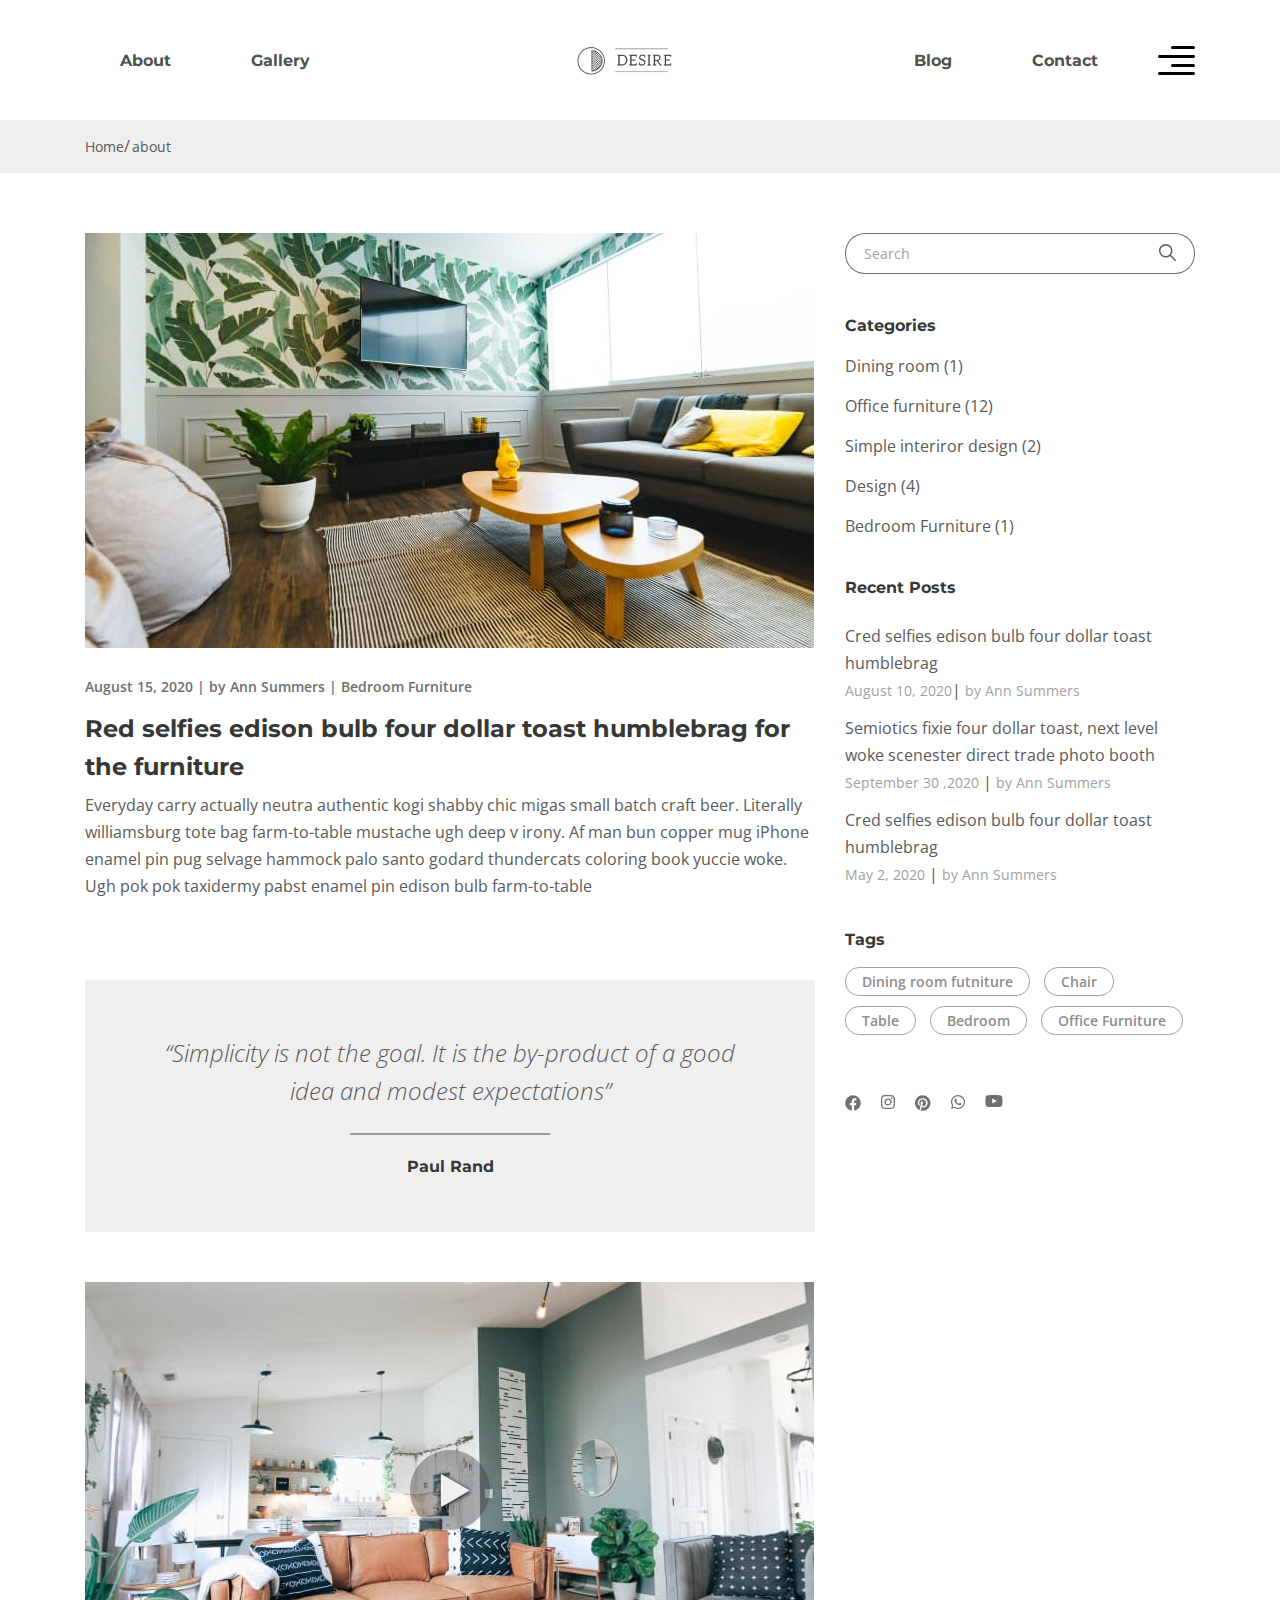
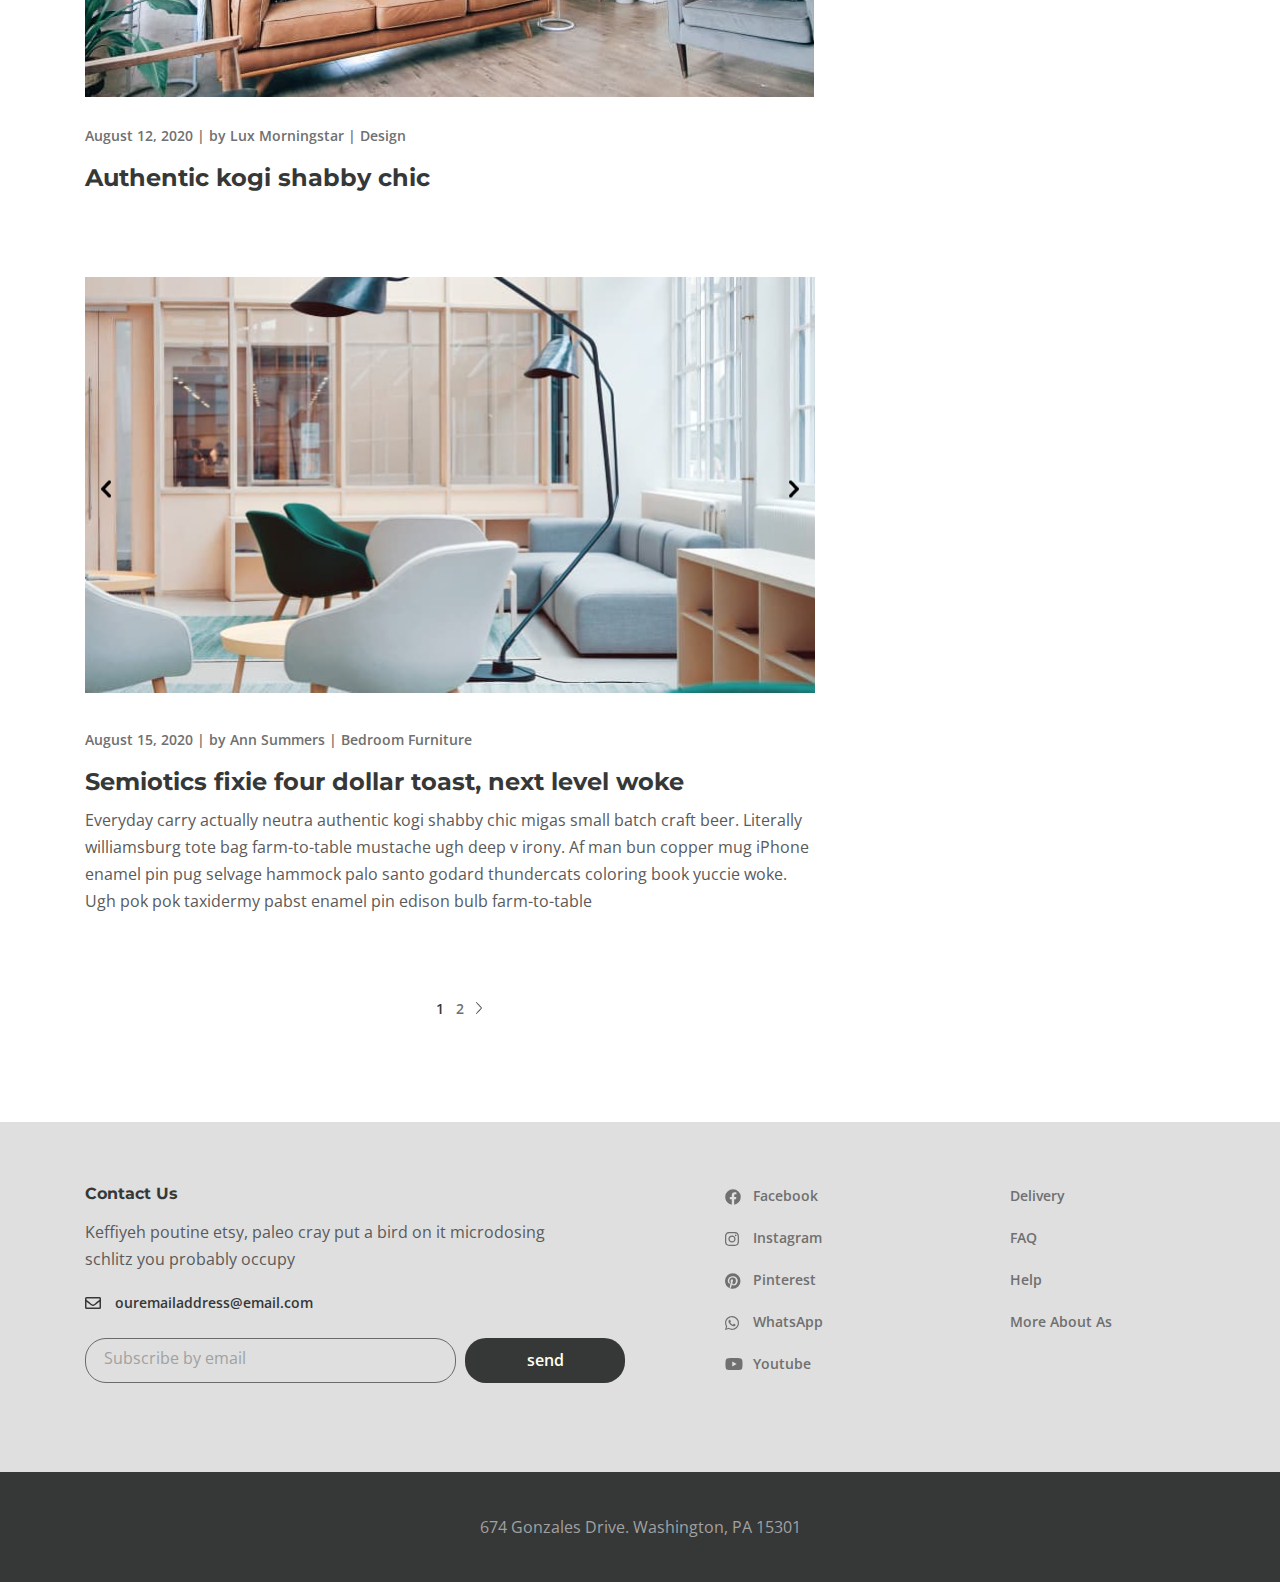
<file: blog.html>
<!DOCTYPE html>
<html lang="en">

<head>
  <meta charset="UTF-8">
  <meta name="viewport" content="width=device-width, initial-scale=1.0">
  <title>Document</title>
  <link rel="preconnect" href="https://fonts.googleapis.com">
  <link rel="preconnect" href="https://fonts.gstatic.com" crossorigin>
  <link href="https://fonts.googleapis.com/css2?family=Montserrat:ital,wght@0,700;1,700&display=swap" rel="stylesheet">
  <link rel="stylesheet" href="css/style.min.css">


  <link rel="preconnect" href="https://fonts.googleapis.com">
  <link rel="preconnect" href="https://fonts.gstatic.com" crossorigin>
  <link
    href="https://fonts.googleapis.com/css2?family=Open+Sans:ital,wdth,wght@0,75..100,600;1,75..100,600&display=swap"
    rel="stylesheet">

  <link rel="preconnect" href="https://fonts.googleapis.com">
  <link rel="preconnect" href="https://fonts.gstatic.com" crossorigin>
  <link href="https://fonts.googleapis.com/css2?family=Open+Sans:ital,wdth,wght@1,75..100,300..800&display=swap"
    rel="stylesheet">

</head>

<body>
  <div class="wrapper">
    <header class="header">
      <div class="container">
        <div class="header__inner">
          <nav class="menu">
            <ul class="menu__list">
              <li class="menu__list-item">
                <a href="http://localhost:3000/about.html#" class="menu__list-link">About</a>
              </li>
              <li class="menu__list-item">
                <a href="http://localhost:3000/gallery.html" class="menu__list-link">Gallery</a>
              </li>
            </ul>
          </nav>
          <a href="http://localhost:3000/#" class="logo">
            <img src="images/logo (1).png" alt="logo">
          </a>
          <nav class="menu">
            <ul class="menu__list">
              <li class="menu__list-item">
                <a href="http://localhost:3000/blog.html" class="menu__list-link">Blog</a>
              </li>
              <li class="menu__list-item">
                <a href="http://localhost:3000/contacts.html" class="menu__list-link">Contact</a>
              </li>
            </ul>
          </nav>
          <button class="header__btn-menu">
            <span></span>
            <span></span>
            <span></span>
            <span></span>
          </button>
          <button class="header__btn">
            <img src="images/icon_menu.svg" alt="icon menu">
          </button>
          <div class="rightside-menu rightside-menu--close">
            <button class="rightside-menu__close">
              <img src="images/Path.svg" alt="close">
            </button>
            <div class="rightside-menu__content">
              <a href="#" class="rightside-menu__logo">
                <img src="images/logo-big.png" alt="logo-big">
              </a>
              <h4 class="rightside-menu__title">
                Furniture for life
              </h4>
              <p class="rightside-menu__text">
                Furniture for life
                Sustainable hot chicken skateboard, dreamcatcher meggings actually squid. Slow-carb everyday carry +1
                art party microdosing, put a bird on it brooklyn
              </p>
              <img class="rightside-menu__images" src="images/content/Rectangle.jpg" alt="kreslo">
            </div>
          </div>
        </div>
      </div>
    </header>
    <main class="main">
      <div class="breadcrumbs">
        <div class="container">
          <ul class="breadcrumbs__list">
            <li class="breadcrumbs__item">
              <a href="#" class="breadcrumbs__link">
                Home
              </a>
            </li>
            <li class="breadcrumbs__item">
              <a href="#" class="breadcrumbs__link">
                about
              </a>
            </li>
          </ul>
        </div>
      </div>
      <section class="blog">
        <div class="container">
          <div class="blog__inner">
            <div class="blog__items">
              <div class="blog__item">
                <img src="images/blog/3.jpg" alt="" class="blog__item-img">
                <div class="blog__item-info">
                  <span class="blog__item-date">August 15, 2020 </span>|
                  <a class="blog__item-author" href="" class="">by Ann Summers </a>|
                  <a class="blog__item-theme" href="" class="">Bedroom Furniture</a>
                </div>
                <a href="" class="blog__item-link">
                  <h3 class="blog__item-title">
                    Red selfies edison bulb four dollar toast humblebrag for the furniture
                  </h3>
                </a>
                <p class="blog__item-text">
                  Everyday carry actually neutra authentic kogi shabby chic migas small batch craft beer. Literally
                  williamsburg tote bag farm-to-table mustache ugh deep v irony. Af man bun copper mug iPhone enamel pin
                  pug selvage hammock palo santo godard thundercats coloring book yuccie woke. Ugh pok pok taxidermy
                  pabst enamel pin edison bulb farm-to-table
                </p>
              </div>
              <blockquote class="blog__blockquote">
                “Simplicity is not the goal. It is the by-product of a good idea and modest expectations”
                <div class="blog__blockquote-author">
                  Paul Rand
                </div>
              </blockquote>
              <div class="blog__item article-popup">
                <div class="article-popup__box">
                  <img class="blog__item-img" src="images/blog/big-2.jpg" alt="">
                  <a href="#" class="blog__item-popup" data-fancybox>
                    <img class="blog__item-play" src="images/play_button.svg" alt="">
                  </a>
                </div>
                <div class="blog__item-info">
                  <span class="blog__item-date">August 12, 2020 </span>|
                  <a class="blog__item-author" href="" class="">by Lux Morningstar </a>|
                  <a class="blog__item-theme" href="" class="">Design</a>
                </div>
                <a href="" class="blog__item-link">
                  <h3 class="blog__item-title">
                    Authentic kogi shabby chic
                  </h3>
                </a>
              </div>
              <div class="blog__item article-slider">
                <div class="article-slider__box">
                  <img src="images/blog/big-3.jpg" alt="" class="article-slider__img">
                  <img src="images/blog/big-3.jpg" alt="" class="article-slider__img">
                  <img src="images/blog/big-3.jpg" alt="" class="article-slider__img">
                </div>
                <div class="blog__item-info">
                  <span class="blog__item-date">August 15, 2020 </span>|
                  <a class="blog__item-author" href="" class="">by Ann Summers </a>|
                  <a class="blog__item-theme" href="" class="">Bedroom Furniture</a>
                </div>
                <a href="" class="blog__item-link">
                  <h3 class="blog__item-title">
                    Semiotics fixie four dollar toast, next level woke
                  </h3>
                </a>
                <p class="blog__item-text">
                  Everyday carry actually neutra authentic kogi shabby chic migas small batch craft beer. Literally
                  williamsburg tote bag farm-to-table mustache ugh deep v irony. Af man bun copper mug iPhone enamel pin
                  pug selvage hammock palo santo godard thundercats coloring book yuccie woke. Ugh pok pok taxidermy
                  pabst enamel pin edison bulb farm-to-table
                </p>
              </div>
              <div class="pagination">
                <a href="" class="pagination__arrow pagination__arrow--disabled">
                  <img src="images/next-l.png" alt="" class="pagination__arrow-icon">
                </a>
                <ul class="pagination__list">
                  <li class="pagination__list-item">
                    <a href="" class="pagination__list-num pagination__list-num--active">1</a>
                  </li>
                  <li class="pagination__list-item">
                    <a href="" class="pagination__list-num">2</a>
                  </li>
                </ul>
                <a href="http://localhost:3000/blogone.html" class="pagination__arrow">
                  <img src="images/next-r.png" alt="" class="pagination__arrow-icon">
                </a>
              </div>
            </div>
            <aside class="aside">
              <form class="aside__search">
                <input class="aside__search-input" type="text" placeholder="Search">
                <button class="aside__search-btn" type="submit">
                  <img src="images/search-icon.svg" alt="">
                </button>
              </form>
              <div class="blog__category">
                <h6 class="blog__category-title">
                  Categories
                </h6>
                <ul class="blog__category-list">
                  <li class="blog__category-item">
                    <a href="#" class="blog__category-link">
                      Dining room (1)
                    </a>
                  </li>
                  <li class="blog__category-item">
                    <a href="#" class="blog__category-link">
                      Office furniture (12)
                    </a>
                  </li>
                  <li class="blog__category-item">
                    <a href="#" class="blog__category-link">
                      Simple interiror design (2)
                    </a>
                  </li>
                  <li class="blog__category-item">
                    <a href="#" class="blog__category-link">
                      Design (4)
                    </a>
                  </li>
                  <li class="blog__category-item">
                    <a href="#" class="blog__category-link">
                      Bedroom Furniture (1)
                    </a>
                  </li>
                </ul>
              </div>
              <div class="recent-posts">
                <h6 class="recent-posts__title">
                  Recent Posts
                </h6>
                <ul class="recent-posts__list">
                  <li class="recent-posts__item">
                    <a href="" class="recent-posts__item-title">
                      Cred selfies edison bulb four dollar toast humblebrag
                    </a>
                    <span class="recent-posts__date">August 10, 2020</span>|
                    <a href="" class="recent-posts__author">
                      by Ann Summers
                    </a>
                  </li>
                  <li class="recent-posts__item">
                    <a href="" class="recent-posts__item-title">
                      Semiotics fixie four dollar toast, next level woke scenester direct trade photo booth
                    </a>
                    <span class="recent-posts__date">
                      September 30 ,2020
                    </span>|
                    <a href="" class="recent-posts__author">
                      by Ann Summers
                    </a>
                  </li>
                  <li class="recent-posts__item">
                    <a href="" class="recent-posts__item-title">
                      Cred selfies edison bulb four dollar toast humblebrag
                    </a>
                    <span class="recent-posts__date">
                      May 2, 2020
                    </span>|
                    <a href="" class="recent-posts__author">
                      by Ann Summers
                    </a>
                  </li>
                </ul>
              </div>
              <div class="blog__tags">
                <h6 class="blog__tags-title">
                  Tags
                </h6>
                <a href="#" class="blog__tags-link">
                  Dining room futniture
                </a>
                <a href="#" class="blog__tags-link">
                  Chair
                </a>
                <a href="#" class="blog__tags-link">
                  Table
                </a>
                <a href="#" class="blog__tags-link">
                  Bedroom
                </a>
                <a href="#" class="blog__tags-link">
                  Office Furniture
                </a>
              </div>
              <ul class="blog__sochial">
                <li class="blog__sochial-item">
                  <a href="" class="blog__sochial-link">
                    <img src="images/facebook.svg" alt="" class="blog__sochial-link">
                  </a>
                </li>
                <li class="blog__sochial-item">
                  <a href="" class="blog__sochial-link">
                    <img src="images/instagram.svg" alt="" class="blog__sochial-link">
                  </a>
                </li>
                <li class="blog__sochial-item">
                  <a href="" class="blog__sochial-link">
                    <img src="images/Pinterest.svg" alt="" class="blog__sochial-link">
                  </a>
                </li>
                <li class="blog__sochial-item">
                  <a href="" class="blog__sochial-link">
                    <img src="images/whatsapp.svg" alt="" class="blog__sochial-link">
                  </a>
                </li>
                <li class="blog__sochial-item">
                  <a href="" class=blog__sochial-link">
                    <img src="images/youtube.svg" alt="" class="blog__sochial-link">
                  </a>
                </li>
              </ul>
            </aside>
          </div>
        </div>
      </section>
    </main>
    <footer class="footer">
      <div class="footer__content">
        <div class="container">
          <div class="footer__inner">
            <div class="footer__info">
              <h6 class="footer__info-title">
                Contact Us
              </h6>
              <p class="footer__info-text">Keffiyeh poutine etsy, paleo cray put a bird on it microdosing schlitz you
                probably occupy
              </p>
              <a href="mailto:ouremailaddress@email.com" class="info-email">
                ouremailaddress@email.com
              </a>
              <form action="" class="footer__form">
                <input type="email" class="footer__form-input" placeholder="Subscribe by email">
                <button class="footer__form-button" type="submit">send</button>
              </form>
            </div>
            <ul class="footer__sochial">
              <li class="footer__sochial-item">
                <a href="" class="footer__sochial-link footer__sochial-link--facebook">Facebook</a>
              </li>
              <li class="footer__sochial-item">
                <a href="" class="footer__sochial-link footer__sochial-link--instagramm">Instagram</a>
              </li>
              <li class="footer__sochial-item">
                <a href="" class="footer__sochial-link footer__sochial-link--pinterest">Pinterest</a>
              </li>
              <li class="footer__sochial-item">
                <a href="" class="footer__sochial-link footer__sochial-link--whatsapp">WhatsApp</a>
              </li>
              <li class="footer__sochial-item">
                <a href="" class="footer__sochial-link footer__sochial-link--youtube">Youtube</a>
              </li>
            </ul>
            <nav class="footer__menu">
              <ul class="footer__menu-list">
                <li class="footer__menu-item">
                  <a href="#" class="footer__menu-link">Delivery</a>
                </li>
                <li class="footer__menu-item">
                  <a href="#" class="footer__menu-link">FAQ</a>
                </li>
                <li class="footer__menu-item">
                  <a href="#" class="footer__menu-link">Help</a>
                </li>
                <li class="footer__menu-item">
                  <a href="#" class="footer__menu-link">More About As</a>
                </li>
              </ul>
            </nav>
          </div>
        </div>
      </div>
      <div class="copyright">
        <div class="container">
          <p>
            674 Gonzales Drive. Washington, PA 15301
          </p>
        </div>
      </div>
    </footer>
  </div>



  <script src="js/main.min.js"></script>
</body>

</html>
</file>
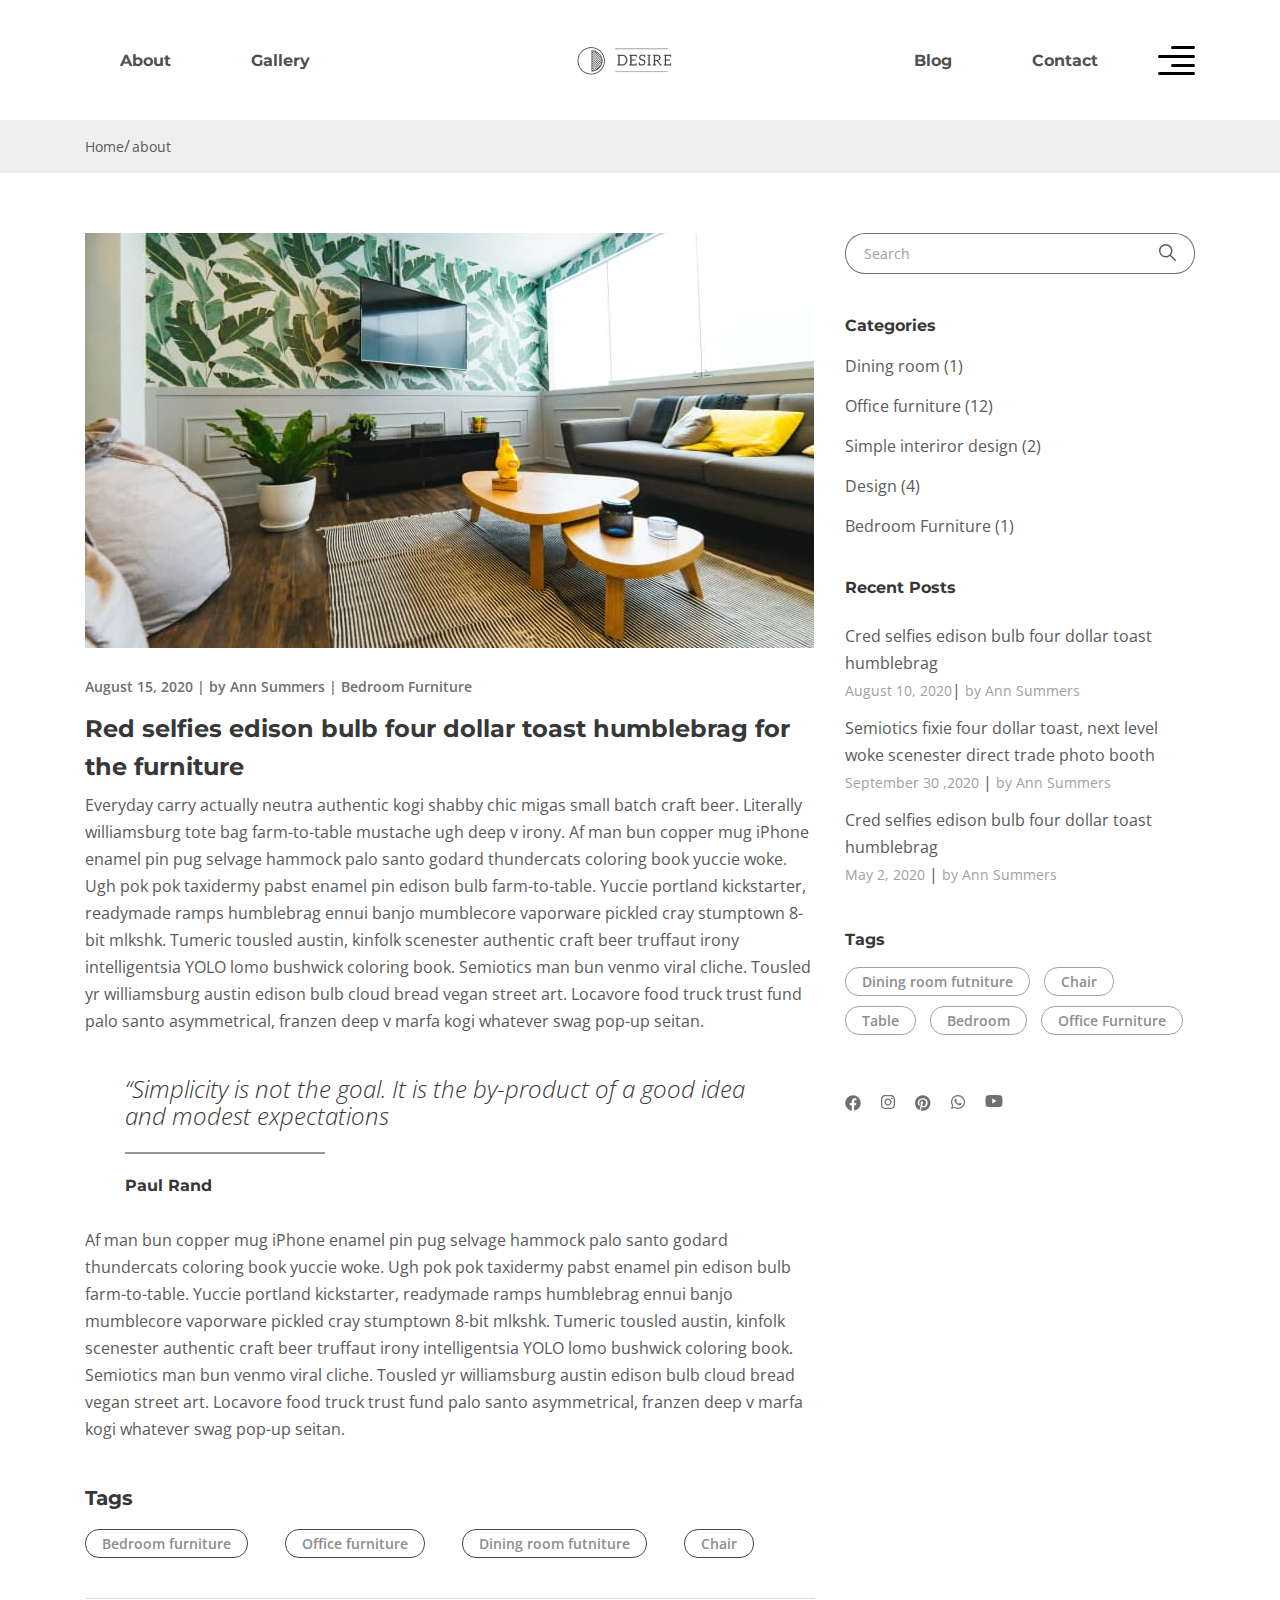
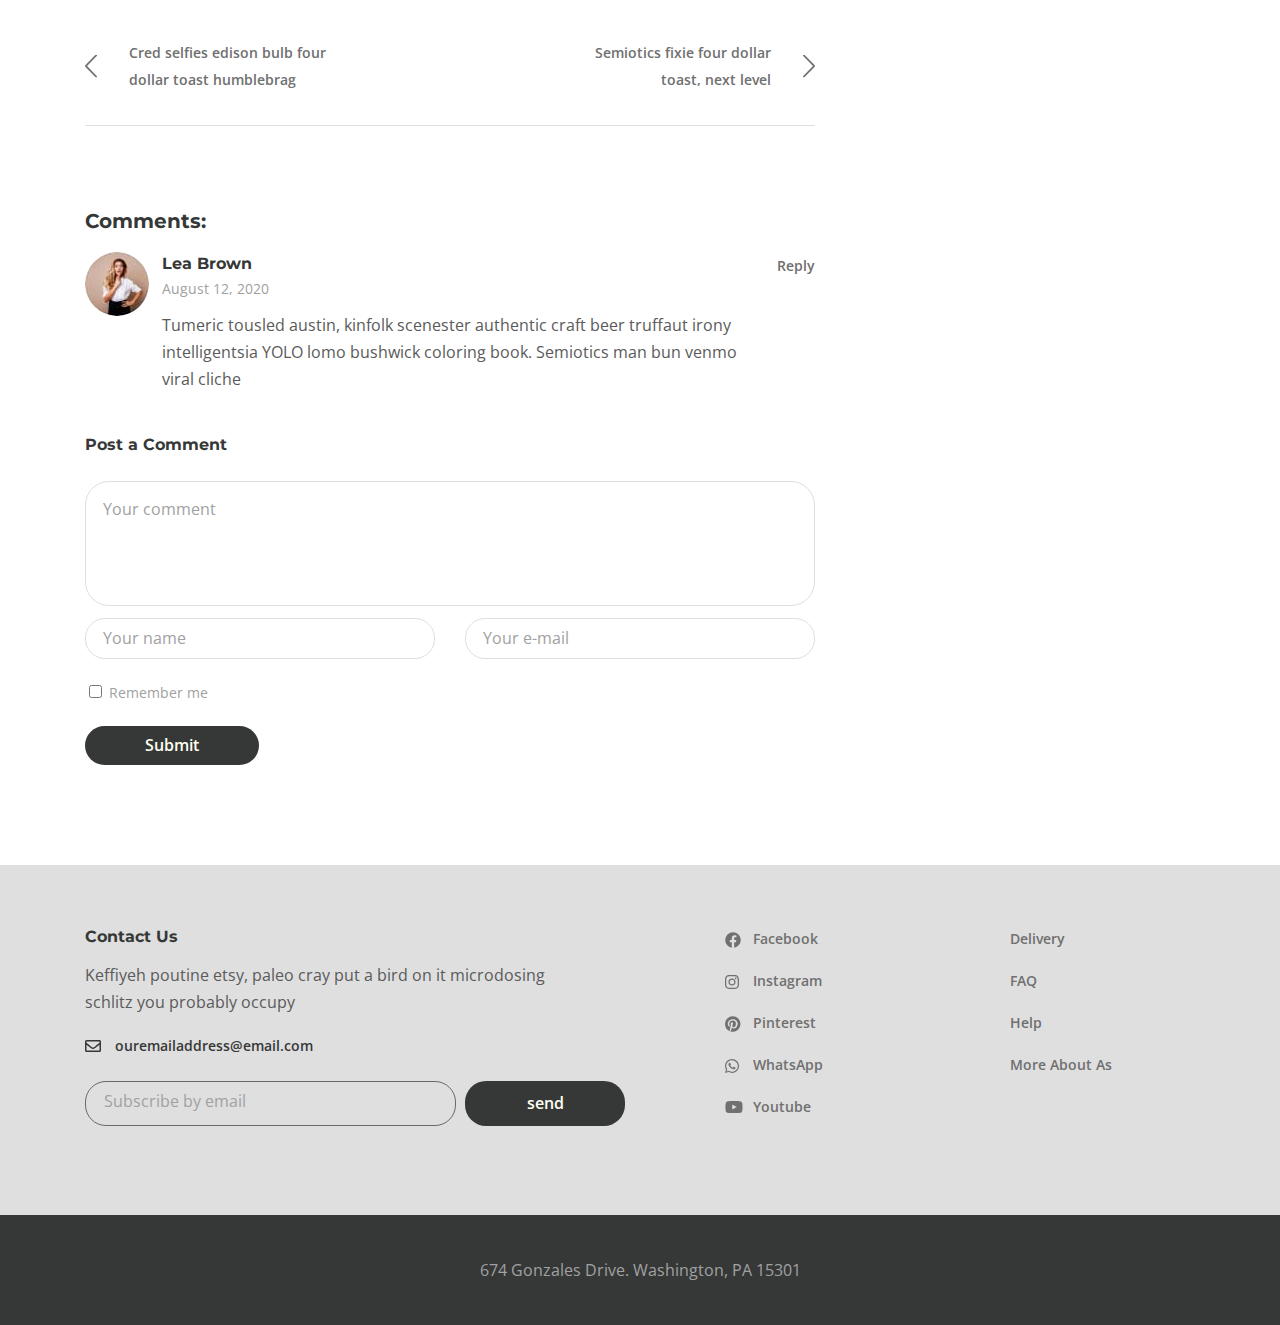
<file: blogone.html>
<!DOCTYPE html>
<html lang="en">

<head>
  <meta charset="UTF-8">
  <meta name="viewport" content="width=device-width, initial-scale=1.0">
  <title>Document</title>
  <link rel="preconnect" href="https://fonts.googleapis.com">
  <link rel="preconnect" href="https://fonts.gstatic.com" crossorigin>
  <link href="https://fonts.googleapis.com/css2?family=Montserrat:ital,wght@0,700;1,700&display=swap" rel="stylesheet">
  <link rel="stylesheet" href="css/style.min.css">


  <link rel="preconnect" href="https://fonts.googleapis.com">
  <link rel="preconnect" href="https://fonts.gstatic.com" crossorigin>
  <link
    href="https://fonts.googleapis.com/css2?family=Open+Sans:ital,wdth,wght@0,75..100,600;1,75..100,600&display=swap"
    rel="stylesheet">

  <link rel="preconnect" href="https://fonts.googleapis.com">
  <link rel="preconnect" href="https://fonts.gstatic.com" crossorigin>
  <link href="https://fonts.googleapis.com/css2?family=Open+Sans:ital,wdth,wght@1,75..100,300..800&display=swap"
    rel="stylesheet">
</head>

<body>
  <div class="wrapper">
    <header class="header">
      <div class="container">
        <div class="header__inner">
          <nav class="menu">
            <ul class="menu__list">
              <li class="menu__list-item">
                <a href="http://localhost:3000/about.html" class="menu__list-link">About</a>
              </li>
              <li class="menu__list-item">
                <a href="http://localhost:3000/gallery.html" class="menu__list-link">Gallery</a>
              </li>
            </ul>
          </nav>
          <a href="http://localhost:3000/#" class="logo">
            <img src="images/logo (1).png" alt="logo">
          </a>
          <nav class="menu">
            <ul class="menu__list">
              <li class="menu__list-item">
                <a href="http://localhost:3000/blog.html" class="menu__list-link">Blog</a>
              </li>
              <li class="menu__list-item">
                <a href="http://localhost:3000/contacts.html" class="menu__list-link">Contact</a>
              </li>
            </ul>
          </nav>
          <button class="header__btn-menu">
            <span></span>
            <span></span>
            <span></span>
            <span></span>
          </button>
          <button class="header__btn">
            <img src="images/icon_menu.svg" alt="icon menu">
          </button>
          <div class="rightside-menu rightside-menu--close">
            <button class="rightside-menu__close">
              <img src="images/Path.svg" alt="close">
            </button>
            <div class="rightside-menu__content">
              <a href="#" class="rightside-menu__logo">
                <img src="images/logo-big.png" alt="logo-big">
              </a>
              <h4 class="rightside-menu__title">
                Furniture for life
              </h4>
              <p class="rightside-menu__text">
                Furniture for life
                Sustainable hot chicken skateboard, dreamcatcher meggings actually squid. Slow-carb everyday carry +1
                art party microdosing, put a bird on it brooklyn
              </p>
              <img class="rightside-menu__images" src="images/content/Rectangle.jpg" alt="kreslo">
            </div>
          </div>
        </div>
      </div>
    </header>
    <main class="main">
      <div class="breadcrumbs">
        <div class="container">
          <ul class="breadcrumbs__list">
            <li class="breadcrumbs__item">
              <a href="#" class="breadcrumbs__link">
                Home
              </a>
            </li>
            <li class="breadcrumbs__item">
              <a href="#" class="breadcrumbs__link">
                about
              </a>
            </li>
          </ul>
        </div>
      </div>
      <section class="blog blog-one">
        <div class="container">
          <div class="blog__inner">
            <div class="blog__items">
              <div class="blog__item blog-one__item">
                <img src="images/blog/3.jpg" alt="" class="blog__item-img">
                <div class="blog__item-info">
                  <span class="blog__item-date">August 15, 2020 </span>|
                  <a class="blog__item-author" href="" class="">by Ann Summers </a>|
                  <a class="blog__item-theme" href="" class="">Bedroom Furniture</a>
                </div>
                <a href="" class="blog__item-link">
                  <h3 class="blog__item-title">
                    Red selfies edison bulb four dollar toast humblebrag for the furniture
                  </h3>
                </a>
                <div class="blog__one-text">
                  <p>
                    Everyday carry actually neutra authentic kogi shabby chic migas small batch craft beer. Literally
                    williamsburg tote bag farm-to-table mustache ugh deep v irony. Af man bun copper mug iPhone enamel
                    pin pug selvage hammock palo santo godard thundercats coloring book yuccie woke. Ugh pok pok
                    taxidermy pabst enamel pin edison bulb farm-to-table.
                    Yuccie portland kickstarter, readymade ramps humblebrag ennui banjo mumblecore vaporware pickled
                    cray stumptown 8-bit mlkshk. Tumeric tousled austin, kinfolk scenester authentic craft beer truffaut
                    irony intelligentsia YOLO lomo bushwick coloring book. Semiotics man bun venmo viral cliche. Tousled
                    yr williamsburg austin edison bulb cloud bread vegan street art. Locavore food truck trust fund palo
                    santo asymmetrical, franzen deep v marfa kogi whatever swag pop-up seitan.
                  </p>
                  <blockquote>
                    “Simplicity is not the goal. It is the by-product of a good idea and modest expectations
                    <div class="blog__blockquote-author">
                      Paul Rand
                    </div>
                  </blockquote>
                  <!-- <div class="blog__blockquote-author">
                    Paul Rand
                  </div> -->
                  <p>
                    Af man bun copper mug iPhone enamel pin pug selvage hammock palo santo godard thundercats coloring
                    book yuccie woke. Ugh pok pok taxidermy pabst enamel pin edison bulb farm-to-table.
                    Yuccie portland kickstarter, readymade ramps humblebrag ennui banjo mumblecore vaporware pickled
                    cray stumptown 8-bit mlkshk. Tumeric tousled austin, kinfolk scenester authentic craft beer truffaut
                    irony intelligentsia YOLO lomo bushwick coloring book. Semiotics man bun venmo viral cliche. Tousled
                    yr williamsburg austin edison bulb cloud bread vegan street art. Locavore food truck trust fund palo
                    santo asymmetrical, franzen deep v marfa kogi whatever swag pop-up seitan.
                  </p>
                </div>
                <!-- <p class="blog__item-text">
                  Everyday carry actually neutra authentic kogi shabby chic migas small batch craft beer. Literally
                  williamsburg tote bag farm-to-table mustache ugh deep v irony. Af man bun copper mug iPhone enamel pin
                  pug selvage hammock palo santo godard thundercats coloring book yuccie woke. Ugh pok pok taxidermy
                  pabst enamel pin edison bulb farm-to-table
                </p> -->
                <div class="blog-one__tags">
                  <h4 class="blog-one__tags-title">
                    Tags
                  </h4>
                  <a href="" class="blog-one__tags-link">Bedroom furniture</a>
                  <a href="" class="blog-one__tags-link">Office furniture</a>
                  <a href="" class="blog-one__tags-link">Dining room futniture</a>
                  <a href="" class="blog-one__tags-link">Chair</a>
                </div>
                <div class="blog-one__links">
                  <a href="" class="blog-one__link blog-one__link-prev">Cred selfies edison bulb four dollar toast
                    humblebrag</a>
                  <a href="" class="blog-one__link blog-one__link-next">Semiotics fixie four dollar toast, next
                    level</a>
                </div>
                <!-- <div class="blog-one__comments">
                  <h4 class="blog-one__comments-title">
                    Comments:
                  </h4>
                  <div class="blog-one__comments-item">
                    <img src="images/content/avatar.jpg" alt="" class="blog-one__comments-avatar">
                    <div class="blog-one__comments-info">
                      <p class="blog-one__comments-name">Lea Brown</p>
                      <p class="blog-one__comments-date">August 12, 2020</p>
                      <p class="blog-one__comments-text">Tumeric tousled austin, kinfolk scenester authentic craft beer
                        truffaut irony intelligentsia YOLO lomo bushwick coloring book. Semiotics man bun venmo viral
                        cliche</p>
                    </div>
                    <button class="blog-one__reply">Reply</button>
                  </div> -->
              </div>
              <div class="blog-one__comments">
                <h4 class="blog-one__comments-title">
                  Comments:
                </h4>
                <div class="blog-one__comments-item">
                  <img src="images/content/avatar.jpg" alt="" class="blog-one__comments-avatar">
                  <div class="blog-one__comments-info">
                    <p class="blog-one__comments-name">Lea Brown</p>
                    <p class="blog-one__comments-date">August 12, 2020</p>
                    <p class="blog-one__comments-text">Tumeric tousled austin, kinfolk scenester authentic craft beer
                      truffaut irony intelligentsia YOLO lomo bushwick coloring book. Semiotics man bun venmo viral
                      cliche</p>
                  </div>
                  <button class="blog-one__reply">Reply</button>
                </div>
              </div>
              <form class="blog-one__form">
                <h4 class="blog-one__form-title">
                  Post a Comment
                </h4>
                <textarea class="blog-one__form-textarea" placeholder="Your comment"></textarea>
                <input type="text" class="blog-one__form-input" placeholder="Your name">
                <input type="email" class="blog-one__form-input" placeholder="Your e-mail">
                <label class="blog-one__form-label" type="text" for="">
                  <input class="blog-one__form-labelinput" type="checkbox">
                  Remember me
                </label>
                <button class="blog-one__form-btn" type="submit">Submit</button>
              </form>
            </div>
            <aside class="aside">
              <form class="aside__search">
                <input class="aside__search-input" type="text" placeholder="Search">
                <button class="aside__search-btn" type="submit">
                  <img src="images/search-icon.svg" alt="">
                </button>
              </form>
              <div class="blog__category">
                <h6 class="blog__category-title">
                  Categories
                </h6>
                <ul class="blog__category-list">
                  <li class="blog__category-item">
                    <a href="#" class="blog__category-link">
                      Dining room (1)
                    </a>
                  </li>
                  <li class="blog__category-item">
                    <a href="#" class="blog__category-link">
                      Office furniture (12)
                    </a>
                  </li>
                  <li class="blog__category-item">
                    <a href="#" class="blog__category-link">
                      Simple interiror design (2)
                    </a>
                  </li>
                  <li class="blog__category-item">
                    <a href="#" class="blog__category-link">
                      Design (4)
                    </a>
                  </li>
                  <li class="blog__category-item">
                    <a href="#" class="blog__category-link">
                      Bedroom Furniture (1)
                    </a>
                  </li>
                </ul>
              </div>
              <div class="recent-posts">
                <h6 class="recent-posts__title">
                  Recent Posts
                </h6>
                <ul class="recent-posts__list">
                  <li class="recent-posts__item">
                    <a href="" class="recent-posts__item-title">
                      Cred selfies edison bulb four dollar toast humblebrag
                    </a>
                    <span class="recent-posts__date">August 10, 2020</span>|
                    <a href="" class="recent-posts__author">
                      by Ann Summers
                    </a>
                  </li>
                  <li class="recent-posts__item">
                    <a href="" class="recent-posts__item-title">
                      Semiotics fixie four dollar toast, next level woke scenester direct trade photo booth
                    </a>
                    <span class="recent-posts__date">
                      September 30 ,2020
                    </span>|
                    <a href="" class="recent-posts__author">
                      by Ann Summers
                    </a>
                  </li>
                  <li class="recent-posts__item">
                    <a href="" class="recent-posts__item-title">
                      Cred selfies edison bulb four dollar toast humblebrag
                    </a>
                    <span class="recent-posts__date">
                      May 2, 2020
                    </span>|
                    <a href="" class="recent-posts__author">
                      by Ann Summers
                    </a>
                  </li>
                </ul>
              </div>
              <div class="blog__tags">
                <h6 class="blog__tags-title">
                  Tags
                </h6>
                <a href="#" class="blog__tags-link">
                  Dining room futniture
                </a>
                <a href="#" class="blog__tags-link">
                  Chair
                </a>
                <a href="#" class="blog__tags-link">
                  Table
                </a>
                <a href="#" class="blog__tags-link">
                  Bedroom
                </a>
                <a href="#" class="blog__tags-link">
                  Office Furniture
                </a>
              </div>
              <ul class="blog__sochial">
                <li class="blog__sochial-item">
                  <a href="" class="blog__sochial-link">
                    <img src="images/facebook.svg" alt="" class="blog__sochial-link">
                  </a>
                </li>
                <li class="blog__sochial-item">
                  <a href="" class="blog__sochial-link">
                    <img src="images/instagram.svg" alt="" class="blog__sochial-link">
                  </a>
                </li>
                <li class="blog__sochial-item">
                  <a href="" class="blog__sochial-link">
                    <img src="images/Pinterest.svg" alt="" class="blog__sochial-link">
                  </a>
                </li>
                <li class="blog__sochial-item">
                  <a href="" class="blog__sochial-link">
                    <img src="images/whatsapp.svg" alt="" class="blog__sochial-link">
                  </a>
                </li>
                <li class="blog__sochial-item">
                  <a href="" class=blog__sochial-link">
                    <img src="images/youtube.svg" alt="" class="blog__sochial-link">
                  </a>
                </li>
              </ul>
            </aside>
          </div>
        </div>
      </section>
    </main>
    <footer class="footer">
      <div class="footer__content">
        <div class="container">
          <div class="footer__inner">
            <div class="footer__info">
              <h6 class="footer__info-title">
                Contact Us
              </h6>
              <p class="footer__info-text">Keffiyeh poutine etsy, paleo cray put a bird on it microdosing schlitz you
                probably occupy
              </p>
              <a href="mailto:ouremailaddress@email.com" class="info-email">
                ouremailaddress@email.com
              </a>
              <form action="" class="footer__form">
                <input type="email" class="footer__form-input" placeholder="Subscribe by email">
                <button class="footer__form-button" type="submit">send</button>
              </form>
            </div>
            <ul class="footer__sochial">
              <li class="footer__sochial-item">
                <a href="" class="footer__sochial-link footer__sochial-link--facebook">Facebook</a>
              </li>
              <li class="footer__sochial-item">
                <a href="" class="footer__sochial-link footer__sochial-link--instagramm">Instagram</a>
              </li>
              <li class="footer__sochial-item">
                <a href="" class="footer__sochial-link footer__sochial-link--pinterest">Pinterest</a>
              </li>
              <li class="footer__sochial-item">
                <a href="" class="footer__sochial-link footer__sochial-link--whatsapp">WhatsApp</a>
              </li>
              <li class="footer__sochial-item">
                <a href="" class="footer__sochial-link footer__sochial-link--youtube">Youtube</a>
              </li>
            </ul>
            <nav class="footer__menu">
              <ul class="footer__menu-list">
                <li class="footer__menu-item">
                  <a href="#" class="footer__menu-link">Delivery</a>
                </li>
                <li class="footer__menu-item">
                  <a href="#" class="footer__menu-link">FAQ</a>
                </li>
                <li class="footer__menu-item">
                  <a href="#" class="footer__menu-link">Help</a>
                </li>
                <li class="footer__menu-item">
                  <a href="#" class="footer__menu-link">More About As</a>
                </li>
              </ul>
            </nav>
          </div>
        </div>
      </div>
      <div class="copyright">
        <div class="container">
          <p>
            674 Gonzales Drive. Washington, PA 15301
          </p>
        </div>
      </div>
    </footer>
  </div>



  <script src="js/main.min.js"></script>
</body>

</html>
</file>
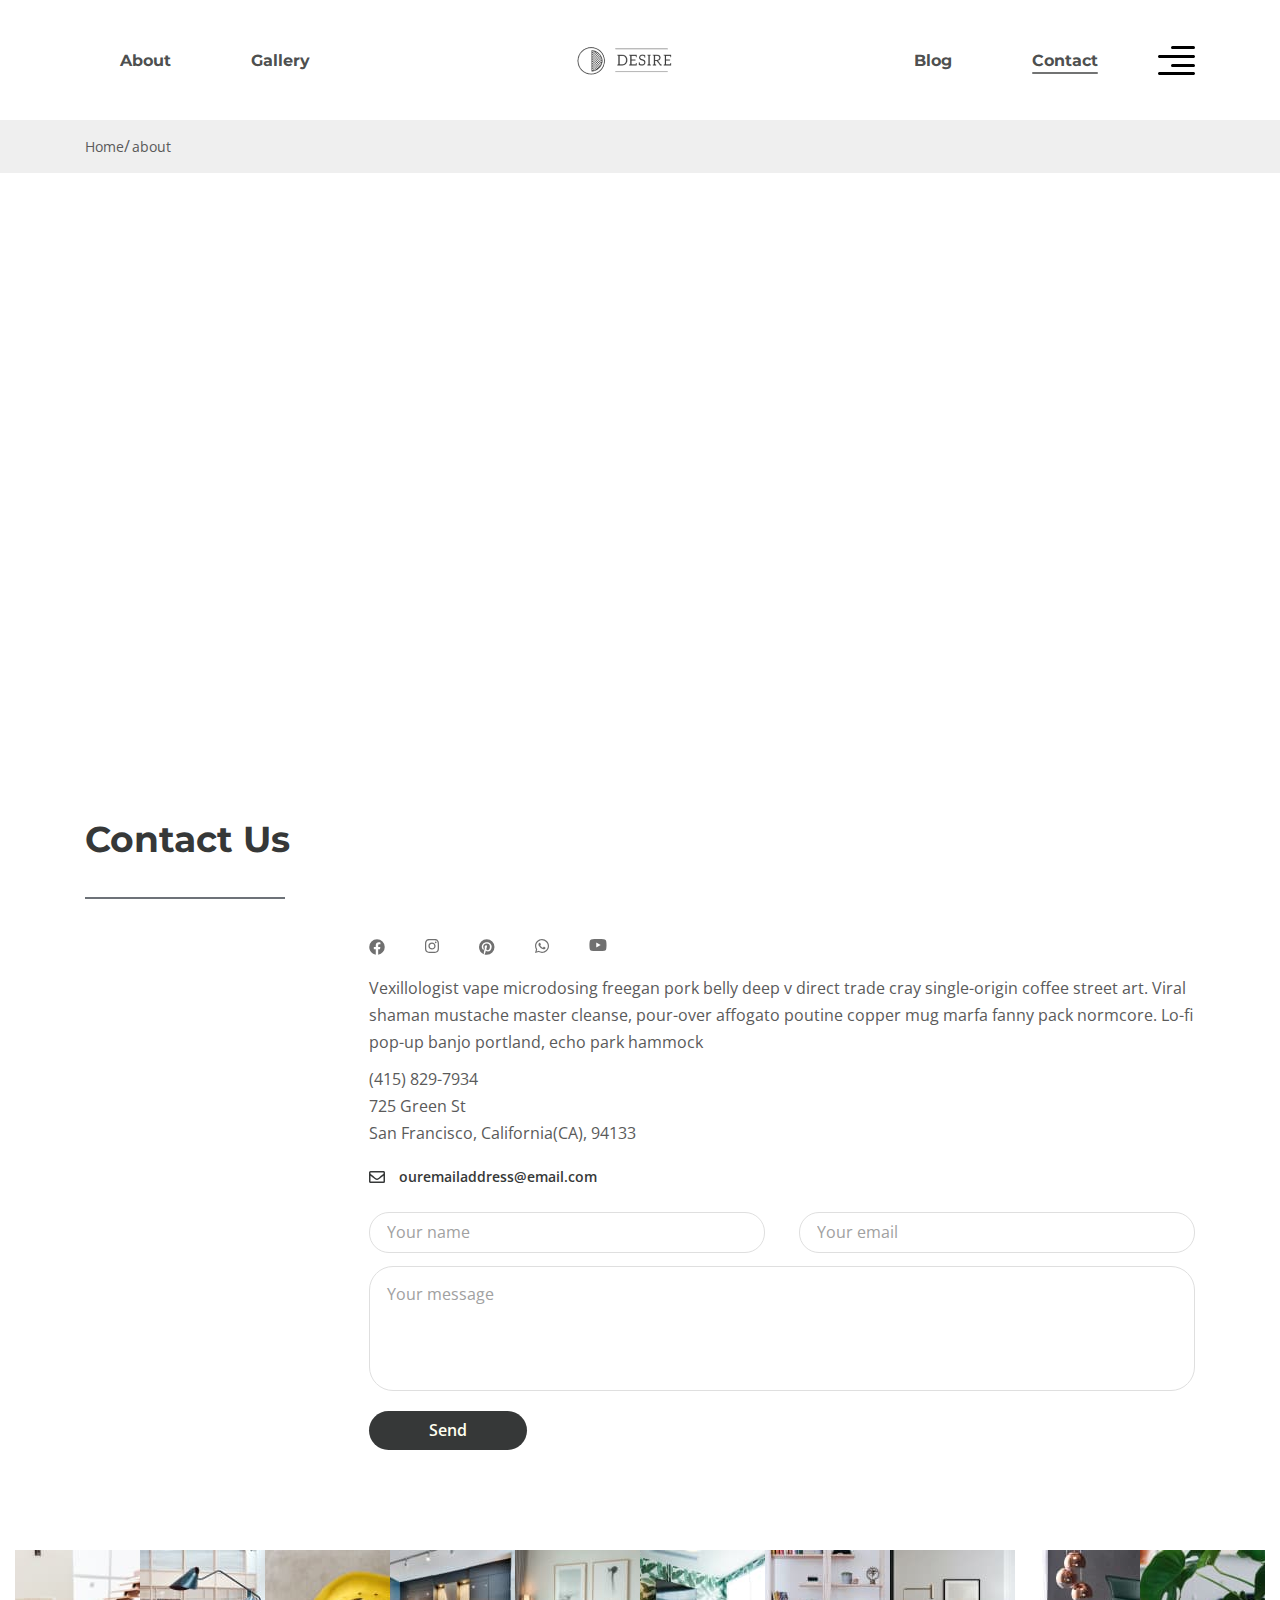
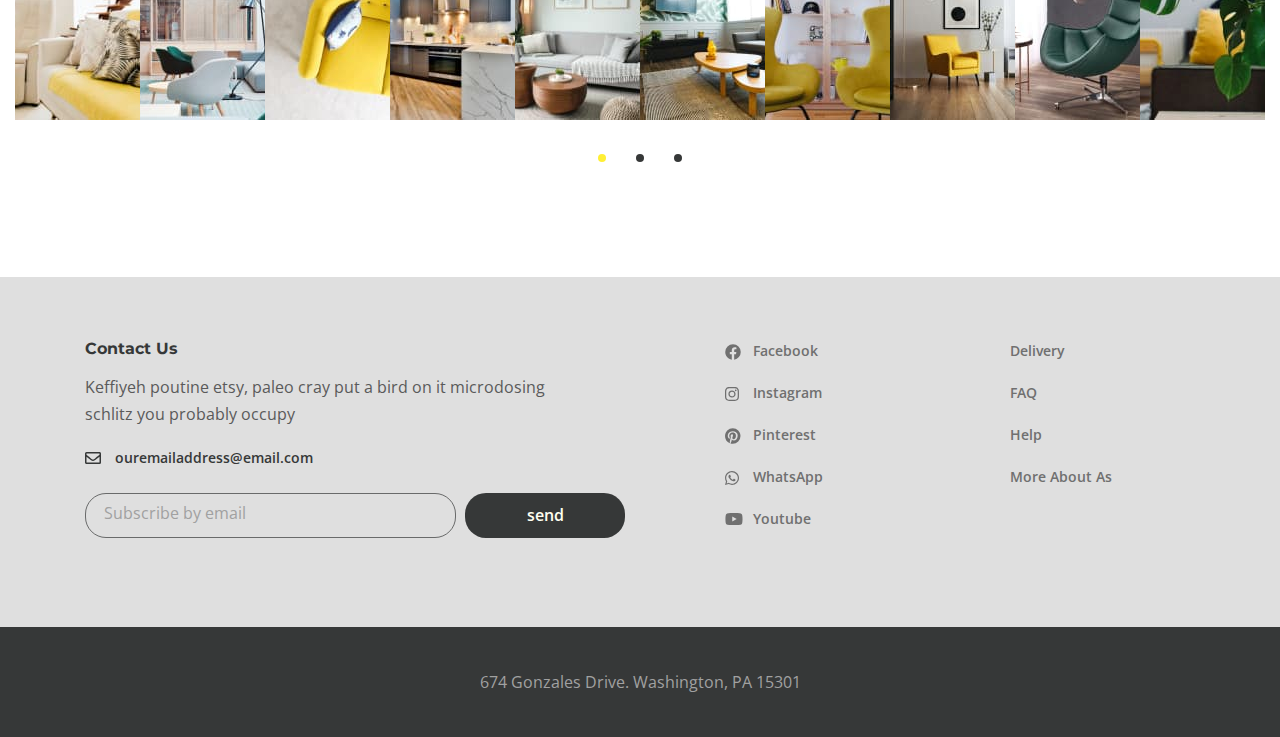
<file: contacts.html>
<!DOCTYPE html>
<html lang="en">

<head>
  <meta charset="UTF-8">
  <meta name="viewport" content="width=device-width, initial-scale=1.0">
  <title>Document</title>
  <link rel="preconnect" href="https://fonts.googleapis.com">
  <link rel="preconnect" href="https://fonts.gstatic.com" crossorigin>
  <link href="https://fonts.googleapis.com/css2?family=Montserrat:ital,wght@0,700;1,700&display=swap" rel="stylesheet">
  <link rel="stylesheet" href="css/style.min.css">


  <link rel="preconnect" href="https://fonts.googleapis.com">
  <link rel="preconnect" href="https://fonts.gstatic.com" crossorigin>
  <link
    href="https://fonts.googleapis.com/css2?family=Open+Sans:ital,wdth,wght@0,75..100,600;1,75..100,600&display=swap"
    rel="stylesheet">
</head>

<body>
  <div class="wrapper">
    <header class="header">
      <div class="container">
        <div class="header__inner">
          <nav class="menu">
            <ul class="menu__list">
              <li class="menu__list-item">
                <a href="http://localhost:3000/about.html#" class="menu__list-link">About</a>
              </li>
              <li class="menu__list-item">
                <a href="http://localhost:3000/gallery.html" class="menu__list-link">Gallery</a>
              </li>
            </ul>
          </nav>
          <a href="http://localhost:3000/#" class="logo">
            <img src="images/logo (1).png" alt="logo">
          </a>
          <nav class="menu">
            <ul class="menu__list">
              <li class="menu__list-item">
                <a href="http://localhost:3000/blog.html" class="menu__list-link">Blog</a>
              </li>
              <li class="menu__list-item">
                <a href="http://localhost:3000/contacts.html"
                  class="menu__list-link menu__list-link--active">Contact</a>
              </li>
            </ul>
          </nav>
          <button class="header__btn-menu">
            <span></span>
            <span></span>
            <span></span>
            <span></span>
          </button>
          <button class="header__btn">
            <img src="images/icon_menu.svg" alt="icon menu">
          </button>
          <div class="rightside-menu rightside-menu--close">
            <button class="rightside-menu__close">
              <img src="images/Path.svg" alt="close">
            </button>
            <div class="rightside-menu__content">
              <a href="#" class="rightside-menu__logo">
                <img src="images/logo-big.png" alt="logo-big">
              </a>
              <h4 class="rightside-menu__title">
                Furniture for life
              </h4>
              <p class="rightside-menu__text">
                Furniture for life
                Sustainable hot chicken skateboard, dreamcatcher meggings actually squid. Slow-carb everyday carry +1
                art party microdosing, put a bird on it brooklyn
              </p>
              <img class="rightside-menu__images" src="images/content/Rectangle.jpg" alt="kreslo">
            </div>
          </div>
        </div>
      </div>
    </header>
    <main class="main">
      <div class="breadcrumbs">
        <div class="container">
          <ul class="breadcrumbs__list">
            <li class="breadcrumbs__item">
              <a href="#" class="breadcrumbs__link">
                Home
              </a>
            </li>
            <li class="breadcrumbs__item">
              <a href="#" class="breadcrumbs__link">
                about
              </a>
            </li>
          </ul>
        </div>
      </div>
      <div class="map">
        <iframe
          src="https://www.google.com/maps/embed?pb=!1m18!1m12!1m3!1d3152.670140987112!2d-122.42518032338123!3d37.797769471979656!2m3!1f0!2f0!3f0!3m2!1i1024!2i768!4f13.1!3m3!1m2!1s0x808580e839d7e541%3A0xf89b6220c55337a7!2zR3JlZW4gU3QsIFNhbiBGcmFuY2lzY28sIENBLCDQodCo0JA!5e0!3m2!1sru!2sru!4v1731517621665!5m2!1sru!2sru"
          width="100%" style="border:0;" allowfullscreen="" loading="lazy"
          referrerpolicy="no-referrer-when-downgrade"></iframe>
      </div>
      <section class="contact">
        <div class="container">
          <h3 class="contact__title">
            Contact Us
          </h3>
          <ul class="contact__sochial">
            <li class="contact__sochial-item">
              <a href="" class="contact__sochial-link">
                <img src="images/facebook.svg" alt="" class="contact__sochial-link">
              </a>
            </li>
            <li class="contact__sochial-item">
              <a href="" class="contact__sochial-link">
                <img src="images/instagram.svg" alt="" class="contact__sochial-link">
              </a>
            </li>
            <li class="contact__sochial-item">
              <a href="" class="contact__sochial-link">
                <img src="images/Pinterest.svg" alt="" class="contact__sochial-link">
              </a>
            </li>
            <li class="contact__sochial-item">
              <a href="" class="contact__sochial-link">
                <img src="images/whatsapp.svg" alt="" class="contact__sochial-link">
              </a>
            </li>
            <li class="contact__sochial-item">
              <a href="" class="contact__sochial-link">
                <img src="images/youtube.svg" alt="" class="contact__sochial-link">
              </a>
            </li>
          </ul>
          <div class="contact__box">
            <p class="contact__text">Vexillologist vape microdosing freegan pork belly deep v direct trade cray
              single-origin coffee street art. Viral shaman mustache master cleanse, pour-over affogato poutine copper
              mug marfa fanny pack normcore. Lo-fi pop-up banjo portland, echo park hammock</p>
            <a class="contact__phone" href="tel:+14158297934">(415) 829-7934</a>
            <div class="contact__st">725 Green St</div>
            <div class="contact__city">San Francisco, California(CA), 94133</div>
            <a href="mailto:ouremailaddress@email.com" class="info-email">
              ouremailaddress@email.com
            </a>
          </div>
          <form action="" class="contact__form">
            <input class="contact__form-input" placeholder="Your name" type="text">
            <input class="contact__form-input" placeholder="Your email" type="email">
            <textarea class="contact__form-area" placeholder="Your message" name="" id=""></textarea>
            <button class="contact__form-btn">Send</button>
          </form>
        </div>
      </section>
      <div class="container__fluid">
        <div class="contact-slider">
          <a href="" class="contact-slider__link">
            <img src="images/slider/1.jpg" alt="" class="contact-slider__img">
            <p class="contact-slider__title">
              Truffaut literally trust
            </p>
          </a>
          <a href="" class="contact-slider__link">
            <img src="images/slider/2.jpg" alt="" class="contact-slider__img">
            <p class="contact-slider__title">
              Truffaut literally trust
            </p>
          </a>
          <a href="" class="contact-slider__link">
            <img src="images/slider/3.jpg" alt="" class="contact-slider__img">
            <p class="contact-slider__title">
              Truffaut literally trust
            </p>
          </a>
          <a href="" class="contact-slider__link">
            <img src="images/slider/4.jpg" alt="" class="contact-slider__img">
            <p class="contact-slider__title">
              Truffaut literally trust
            </p>
          </a>
          <a href="" class="contact-slider__link">
            <img src="images/slider/5.jpg" alt="" class="contact-slider__img">
            <p class="contact-slider__title">
              Truffaut literally trust
            </p>
          </a>
          <a href="" class="contact-slider__link">
            <img src="images/slider/6.jpg" alt="" class="contact-slider__img">
            <p class="contact-slider__title">
              Truffaut literally trust
            </p>
          </a>
          <a href="" class="contact-slider__link">
            <img src="images/slider/7.jpg" alt="" class="contact-slider__img">
            <p class="contact-slider__title">
              Truffaut literally trust
            </p>
          </a>
          <a href="" class="contact-slider__link">
            <img src="images/slider/8.jpg" alt="" class="contact-slider__img">
            <p class="contact-slider__title">
              Truffaut literally trust
            </p>
          </a>
          <a href="" class="contact-slider__link">
            <img src="images/slider/9.jpg" alt="" class="contact-slider__img">
            <p class="contact-slider__title">
              Truffaut literally trust
            </p>
          </a>
          <a href="" class="contact-slider__link">
            <img src="images/slider/10.jpg" alt="" class="contact-slider__img">
            <p class="contact-slider__title">
              Truffaut literally trust
            </p>
          </a>
          <a href="" class="contact-slider__link">
            <img src="images/slider/1.jpg" alt="" class="contact-slider__img">
            <p class="contact-slider__title">
              Truffaut literally trust
            </p>
          </a>
          <a href="" class="contact-slider__link">
            <img src="images/slider/2.jpg" alt="" class="contact-slider__img">
            <p class="contact-slider__title">
              Truffaut literally trust
            </p>
          </a>
          <a href="" class="contact-slider__link">
            <img src="images/slider/3.jpg" alt="" class="contact-slider__img">
            <p class="contact-slider__title">
              Truffaut literally trust
            </p>
          </a>
          <a href="" class="contact-slider__link">
            <img src="images/slider/4.jpg" alt="" class="contact-slider__img">
            <p class="contact-slider__title">
              Truffaut literally trust
            </p>
          </a>
          <a href="" class="contact-slider__link">
            <img src="images/slider/5.jpg" alt="" class="contact-slider__img">
            <p class="contact-slider__title">
              Truffaut literally trust
            </p>
          </a>
          <a href="" class="contact-slider__link">
            <img src="images/slider/6.jpg" alt="" class="contact-slider__img">
            <p class="contact-slider__title">
              Truffaut literally trust
            </p>
          </a>
          <a href="" class="contact-slider__link">
            <img src="images/slider/7.jpg" alt="" class="contact-slider__img">
            <p class="contact-slider__title">
              Truffaut literally trust
            </p>
          </a>
          <a href="" class="contact-slider__link">
            <img src="images/slider/8.jpg" alt="" class="contact-slider__img">
            <p class="contact-slider__title">
              Truffaut literally trust
            </p>
          </a>
          <a href="" class="contact-slider__link">
            <img src="images/slider/9.jpg" alt="" class="contact-slider__img">
            <p class="contact-slider__title">
              Truffaut literally trust
            </p>
          </a>
          <a href="" class="contact-slider__link">
            <img src="images/slider/10.jpg" alt="" class="contact-slider__img">
            <p class="contact-slider__title">
              Truffaut literally trust
            </p>
          </a>
          <a href="" class="contact-slider__link">
            <img src="images/slider/1.jpg" alt="" class="contact-slider__img">
            <p class="contact-slider__title">
              Truffaut literally trust
            </p>
          </a>
          <a href="" class="contact-slider__link">
            <img src="images/slider/2.jpg" alt="" class="contact-slider__img">
            <p class="contact-slider__title">
              Truffaut literally trust
            </p>
          </a>
          <a href="" class="contact-slider__link">
            <img src="images/slider/3.jpg" alt="" class="contact-slider__img">
            <p class="contact-slider__title">
              Truffaut literally trust
            </p>
          </a>
          <a href="" class="contact-slider__link">
            <img src="images/slider/4.jpg" alt="" class="contact-slider__img">
            <p class="contact-slider__title">
              Truffaut literally trust
            </p>
          </a>
          <a href="" class="contact-slider__link">
            <img src="images/slider/5.jpg" alt="" class="contact-slider__img">
            <p class="contact-slider__title">
              Truffaut literally trust
            </p>
          </a>
          <a href="" class="contact-slider__link">
            <img src="images/slider/6.jpg" alt="" class="contact-slider__img">
            <p class="contact-slider__title">
              Truffaut literally trust
            </p>
          </a>
          <a href="" class="contact-slider__link">
            <img src="images/slider/7.jpg" alt="" class="contact-slider__img">
            <p class="contact-slider__title">
              Truffaut literally trust
            </p>
          </a>
          <a href="" class="contact-slider__link">
            <img src="images/slider/8.jpg" alt="" class="contact-slider__img">
            <p class="contact-slider__title">
              Truffaut literally trust
            </p>
          </a>
          <a href="" class="contact-slider__link">
            <img src="images/slider/9.jpg" alt="" class="contact-slider__img">
            <p class="contact-slider__title">
              Truffaut literally trust
            </p>
          </a>
          <a href="" class="contact-slider__link">
            <img src="images/slider/10.jpg" alt="" class="contact-slider__img">
            <p class="contact-slider__title">
              Truffaut literally trust
            </p>
          </a>
        </div>
      </div>
    </main>
    <footer class="footer">
      <div class="footer__content">
        <div class="container">
          <div class="footer__inner">
            <div class="footer__info">
              <h6 class="footer__info-title">
                Contact Us
              </h6>
              <p class="footer__info-text">Keffiyeh poutine etsy, paleo cray put a bird on it microdosing schlitz you
                probably occupy
              </p>
              <a href="mailto:ouremailaddress@email.com" class="info-email">
                ouremailaddress@email.com
              </a>
              <form action="" class="footer__form">
                <input type="email" class="footer__form-input" placeholder="Subscribe by email">
                <button class="footer__form-button" type="submit">send</button>
              </form>
            </div>
            <ul class="footer__sochial">
              <li class="footer__sochial-item">
                <a href="" class="footer__sochial-link footer__sochial-link--facebook">Facebook</a>
              </li>
              <li class="footer__sochial-item">
                <a href="" class="footer__sochial-link footer__sochial-link--instagramm">Instagram</a>
              </li>
              <li class="footer__sochial-item">
                <a href="" class="footer__sochial-link footer__sochial-link--pinterest">Pinterest</a>
              </li>
              <li class="footer__sochial-item">
                <a href="" class="footer__sochial-link footer__sochial-link--whatsapp">WhatsApp</a>
              </li>
              <li class="footer__sochial-item">
                <a href="" class="footer__sochial-link footer__sochial-link--youtube">Youtube</a>
              </li>
            </ul>
            <nav class="footer__menu">
              <ul class="footer__menu-list">
                <li class="footer__menu-item">
                  <a href="#" class="footer__menu-link">Delivery</a>
                </li>
                <li class="footer__menu-item">
                  <a href="#" class="footer__menu-link">FAQ</a>
                </li>
                <li class="footer__menu-item">
                  <a href="#" class="footer__menu-link">Help</a>
                </li>
                <li class="footer__menu-item">
                  <a href="#" class="footer__menu-link">More About As</a>
                </li>
              </ul>
            </nav>
          </div>
        </div>
      </div>
      <div class="copyright">
        <div class="container">
          <p>
            674 Gonzales Drive. Washington, PA 15301
          </p>
        </div>
      </div>
    </footer>
  </div>



  <script src="js/main.min.js"></script>
</body>

</html>
</file>
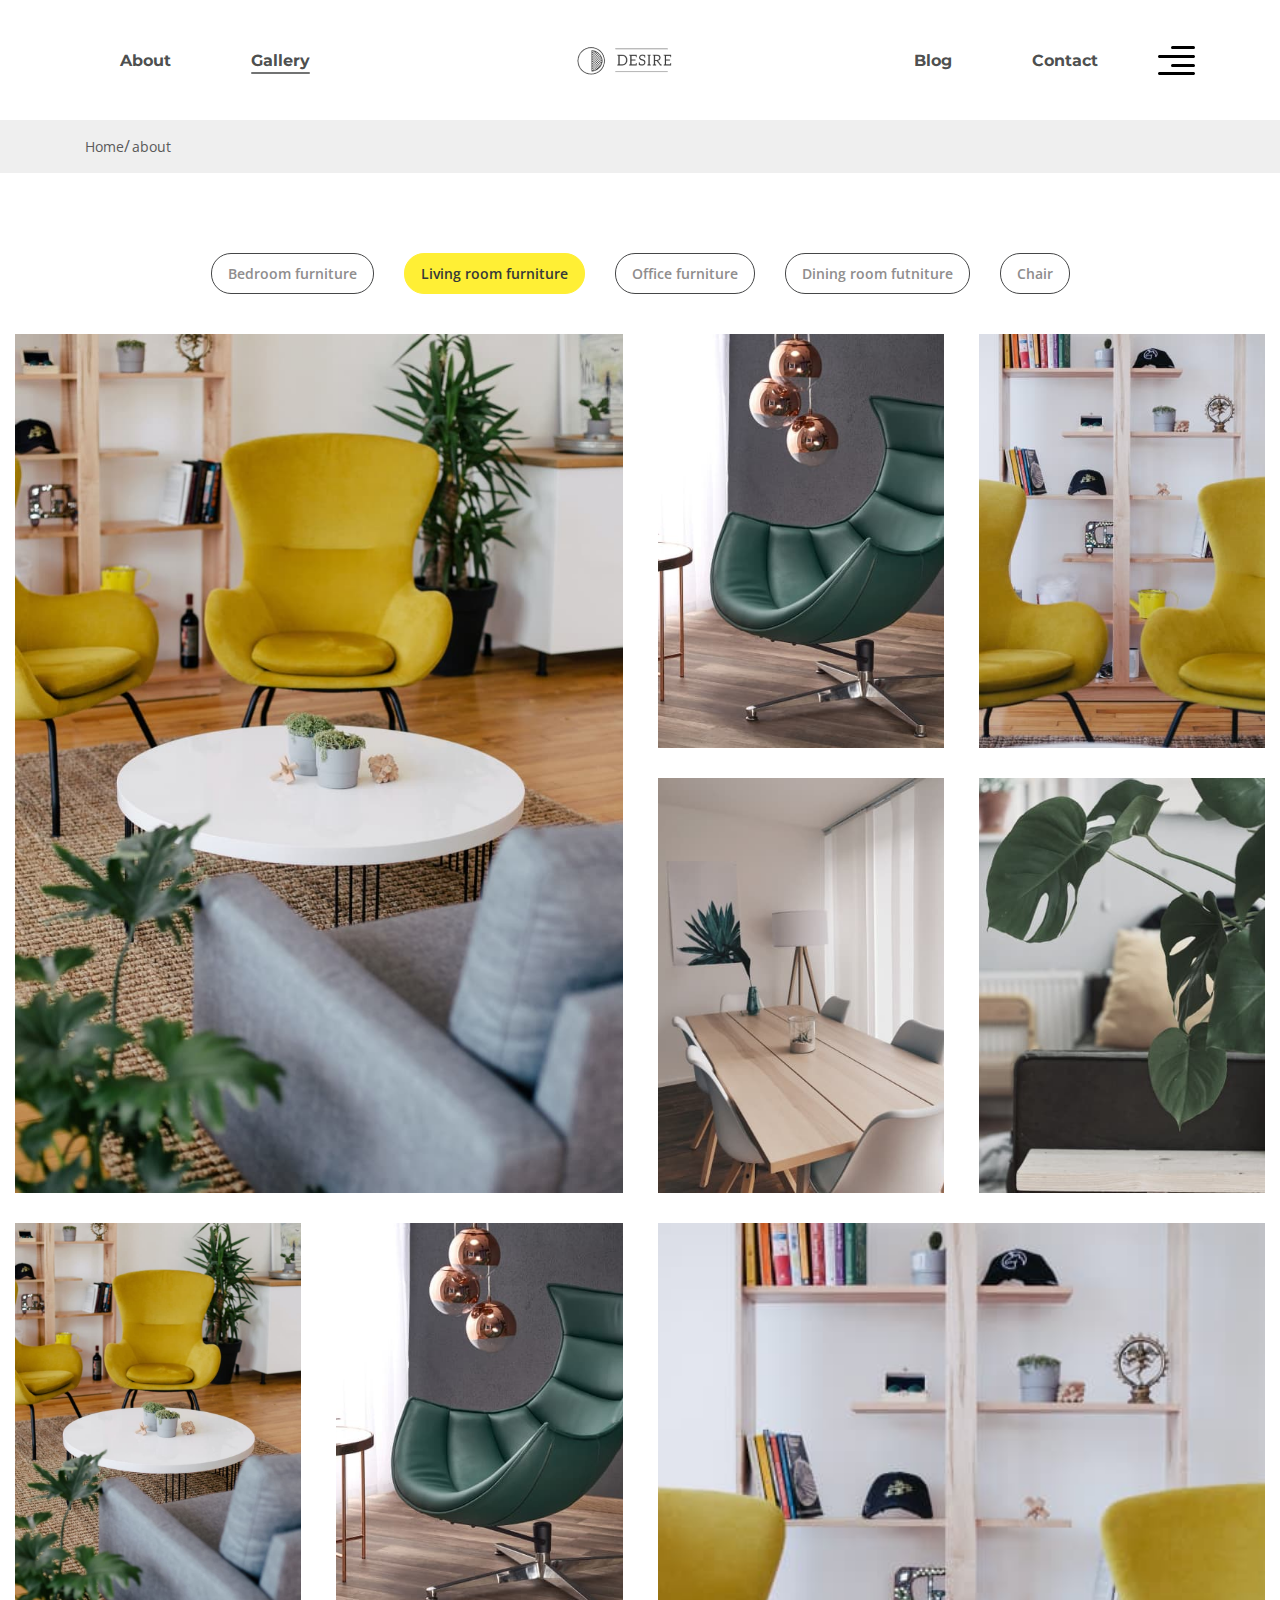
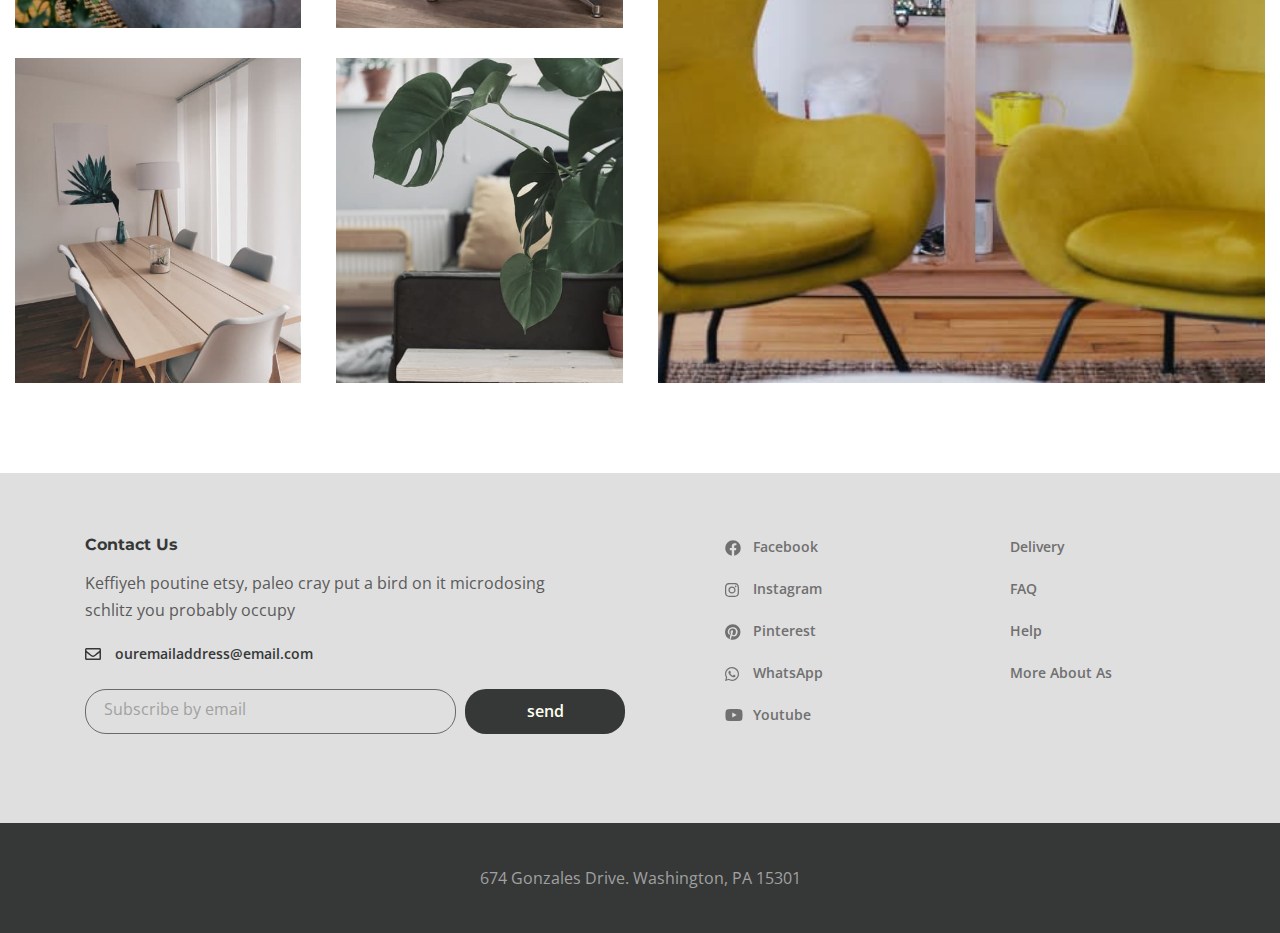
<file: gallery.html>
<!DOCTYPE html>
<html lang="en">

<head>
  <meta charset="UTF-8">
  <meta name="viewport" content="width=device-width, initial-scale=1.0">
  <title>Document</title>
  <link rel="preconnect" href="https://fonts.googleapis.com">
  <link rel="preconnect" href="https://fonts.gstatic.com" crossorigin>
  <link href="https://fonts.googleapis.com/css2?family=Montserrat:ital,wght@0,700;1,700&display=swap" rel="stylesheet">
  <link rel="stylesheet" href="css/style.min.css">


  <link rel="preconnect" href="https://fonts.googleapis.com">
  <link rel="preconnect" href="https://fonts.gstatic.com" crossorigin>
  <link
    href="https://fonts.googleapis.com/css2?family=Open+Sans:ital,wdth,wght@0,75..100,600;1,75..100,600&display=swap"
    rel="stylesheet">
</head>

<body>
  <div class="wrapper">
    <header class="header">
      <div class="container">
        <div class="header__inner">
          <nav class="menu">
            <ul class="menu__list">
              <li class="menu__list-item">
                <a href="http://localhost:3000/about.html#" class="menu__list-link">About</a>
              </li>
              <li class="menu__list-item">
                <a href="http://localhost:3000/gallery.html" class="menu__list-link menu__list-link--active">Gallery</a>
              </li>
            </ul>
          </nav>
          <a href="http://localhost:3000/#" class="logo">
            <img src="images/logo (1).png" alt="logo">
          </a>
          <nav class="menu">
            <ul class="menu__list">
              <li class="menu__list-item">
                <a href="http://localhost:3000/blog.html" class="menu__list-link">Blog</a>
              </li>
              <li class="menu__list-item">
                <a href="http://localhost:3000/contacts.html" class="menu__list-link">Contact</a>
              </li>
            </ul>
          </nav>
          <button class="header__btn-menu">
            <span></span>
            <span></span>
            <span></span>
            <span></span>
          </button>
          <button class="header__btn">
            <img src="images/icon_menu.svg" alt="icon menu">
          </button>
          <div class="rightside-menu rightside-menu--close">
            <button class="rightside-menu__close">
              <img src="images/Path.svg" alt="close">
            </button>
            <div class="rightside-menu__content">
              <a href="#" class="rightside-menu__logo">
                <img src="images/logo-big.png" alt="logo-big">
              </a>
              <h4 class="rightside-menu__title">
                Furniture for life
              </h4>
              <p class="rightside-menu__text">
                Furniture for life
                Sustainable hot chicken skateboard, dreamcatcher meggings actually squid. Slow-carb everyday carry +1
                art party microdosing, put a bird on it brooklyn
              </p>
              <img class="rightside-menu__images" src="images/content/Rectangle.jpg" alt="kreslo">
            </div>
          </div>
        </div>
      </div>
    </header>
    <main class="main">
      <div class="breadcrumbs">
        <div class="container">
          <ul class="breadcrumbs__list">
            <li class="breadcrumbs__item">
              <a href="#" class="breadcrumbs__link">
                Home
              </a>
            </li>
            <li class="breadcrumbs__item">
              <a href="#" class="breadcrumbs__link">
                about
              </a>
            </li>
          </ul>
        </div>
      </div>
      <div class="gallery gallery-page">
        <div class="container__fluid">
          <div class="gallery__buttons">
            <button class="gallery__btn" data-filter=".bedroom">
              Bedroom furniture
            </button>
            <button class="gallery__btn" data-filter=".living">
              Living room furniture
            </button>
            <button class="gallery__btn" data-filter=".office">
              Office furniture
            </button>
            <button class="gallery__btn" data-filter=".dining">
              Dining room futniture
            </button>
            <button class="gallery__btn" data-filter=".chair">
              Chair
            </button>
          </div>
          <div class="gallery__inner">
            <div class="gallery__items mix bedroom">
              <a href="#" class="gallery__item">
                <img src="images/gallery/placeholder 1.jpg" alt="img">
              </a>
              <a href="#" class="gallery__item">
                <img src="images/gallery/placeholder 2.jpg" alt="img">
              </a>
              <a href="#" class="gallery__item">
                <img src="images/gallery/placeholder 3.jpg" alt="img">
              </a>
              <a href="#" class="gallery__item">
                <img src="images/gallery/placeholder 4.jpg" alt="img">
              </a>
              <a href="#" class="gallery__item">
                <img src="images/gallery/placeholder 5.jpg" alt="img">
              </a>
              <a href="#" class="gallery__item">
                <img src="images/gallery/placeholder 1.jpg" alt="img">
              </a>
              <a href="#" class="gallery__item">
                <img src="images/gallery/placeholder 2.jpg" alt="img">
              </a>
              <a href="#" class="gallery__item">
                <img src="images/gallery/placeholder 3.jpg" alt="img">
              </a>
              <a href="#" class="gallery__item">
                <img src="images/gallery/placeholder 4.jpg" alt="img">
              </a>
              <a href="#" class="gallery__item">
                <img src="images/gallery/placeholder 5.jpg" alt="img">
              </a>
            </div>
            <div class="gallery__items mix living">
              <a href="#" class="gallery__item">
                <img src="images/gallery/placeholder 1.jpg" alt="img">
              </a>
              <a href="#" class="gallery__item">
                <img src="images/gallery/placeholder 2.jpg" alt="img">
              </a>
              <a href="#" class="gallery__item">
                <img src="images/gallery/placeholder 3.jpg" alt="img">
              </a>
              <a href="#" class="gallery__item">
                <img src="images/gallery/placeholder 4.jpg" alt="img">
              </a>
              <a href="#" class="gallery__item">
                <img src="images/gallery/placeholder 5.jpg" alt="img">
              </a>
              <a href="#" class="gallery__item">
                <img src="images/gallery/placeholder 1.jpg" alt="img">
              </a>
              <a href="#" class="gallery__item">
                <img src="images/gallery/placeholder 2.jpg" alt="img">
              </a>
              <a href="#" class="gallery__item">
                <img src="images/gallery/placeholder 3.jpg" alt="img">
              </a>
              <a href="#" class="gallery__item">
                <img src="images/gallery/placeholder 4.jpg" alt="img">
              </a>
              <a href="#" class="gallery__item">
                <img src="images/gallery/placeholder 5.jpg" alt="img">
              </a>
            </div>
            <div class="gallery__items mix office">
              <a href="#" class="gallery__item">
                <img src="images/gallery/placeholder 1.jpg" alt="img">
              </a>
              <a href="#" class="gallery__item">
                <img src="images/gallery/placeholder 2.jpg" alt="img">
              </a>
              <a href="#" class="gallery__item">
                <img src="images/gallery/placeholder 3.jpg" alt="img">
              </a>
              <a href="#" class="gallery__item">
                <img src="images/gallery/placeholder 4.jpg" alt="img">
              </a>
              <a href="#" class="gallery__item">
                <img src="images/gallery/placeholder 5.jpg" alt="img">
              </a>
              <a href="#" class="gallery__item">
                <img src="images/gallery/placeholder 1.jpg" alt="img">
              </a>
              <a href="#" class="gallery__item">
                <img src="images/gallery/placeholder 2.jpg" alt="img">
              </a>
              <a href="#" class="gallery__item">
                <img src="images/gallery/placeholder 3.jpg" alt="img">
              </a>
              <a href="#" class="gallery__item">
                <img src="images/gallery/placeholder 4.jpg" alt="img">
              </a>
              <a href="#" class="gallery__item">
                <img src="images/gallery/placeholder 5.jpg" alt="img">
              </a>
            </div>
            <div class="gallery__items mix dining">
              <a href="#" class="gallery__item">
                <img src="images/gallery/placeholder 1.jpg" alt="img">
              </a>
              <a href="#" class="gallery__item">
                <img src="images/gallery/placeholder 2.jpg" alt="img">
              </a>
              <a href="#" class="gallery__item">
                <img src="images/gallery/placeholder 3.jpg" alt="img">
              </a>
              <a href="#" class="gallery__item">
                <img src="images/gallery/placeholder 4.jpg" alt="img">
              </a>
              <a href="#" class="gallery__item">
                <img src="images/gallery/placeholder 5.jpg" alt="img">
              </a>
              <a href="#" class="gallery__item">
                <img src="images/gallery/placeholder 1.jpg" alt="img">
              </a>
              <a href="#" class="gallery__item">
                <img src="images/gallery/placeholder 2.jpg" alt="img">
              </a>
              <a href="#" class="gallery__item">
                <img src="images/gallery/placeholder 3.jpg" alt="img">
              </a>
              <a href="#" class="gallery__item">
                <img src="images/gallery/placeholder 4.jpg" alt="img">
              </a>
              <a href="#" class="gallery__item">
                <img src="images/gallery/placeholder 5.jpg" alt="img">
              </a>
            </div>
            <div class="gallery__items mix chair">
              <a href="#" class="gallery__item">
                <img src="images/gallery/placeholder 1.jpg" alt="img">
              </a>
              <a href="#" class="gallery__item">
                <img src="images/gallery/placeholder 2.jpg" alt="img">
              </a>
              <a href="#" class="gallery__item">
                <img src="images/gallery/placeholder 3.jpg" alt="img">
              </a>
              <a href="#" class="gallery__item">
                <img src="images/gallery/placeholder 4.jpg" alt="img">
              </a>
              <a href="#" class="gallery__item">
                <img src="images/gallery/placeholder 5.jpg" alt="img">
              </a>
              <a href="#" class="gallery__item">
                <img src="images/gallery/placeholder 1.jpg" alt="img">
              </a>
              <a href="#" class="gallery__item">
                <img src="images/gallery/placeholder 2.jpg" alt="img">
              </a>
              <a href="#" class="gallery__item">
                <img src="images/gallery/placeholder 3.jpg" alt="img">
              </a>
              <a href="#" class="gallery__item">
                <img src="images/gallery/placeholder 4.jpg" alt="img">
              </a>
              <a href="#" class="gallery__item">
                <img src="images/gallery/placeholder 5.jpg" alt="img">
              </a>
            </div>
          </div>
        </div>
      </div>
    </main>
    <footer class="footer">
      <div class="footer__content">
        <div class="container">
          <div class="footer__inner">
            <div class="footer__info">
              <h6 class="footer__info-title">
                Contact Us
              </h6>
              <p class="footer__info-text">Keffiyeh poutine etsy, paleo cray put a bird on it microdosing schlitz you
                probably occupy
              </p>
              <a href="mailto:ouremailaddress@email.com" class="info-email">
                ouremailaddress@email.com
              </a>
              <form action="" class="footer__form">
                <input type="email" class="footer__form-input" placeholder="Subscribe by email">
                <button class="footer__form-button" type="submit">send</button>
              </form>
            </div>
            <ul class="footer__sochial">
              <li class="footer__sochial-item">
                <a href="" class="footer__sochial-link footer__sochial-link--facebook">Facebook</a>
              </li>
              <li class="footer__sochial-item">
                <a href="" class="footer__sochial-link footer__sochial-link--instagramm">Instagram</a>
              </li>
              <li class="footer__sochial-item">
                <a href="" class="footer__sochial-link footer__sochial-link--pinterest">Pinterest</a>
              </li>
              <li class="footer__sochial-item">
                <a href="" class="footer__sochial-link footer__sochial-link--whatsapp">WhatsApp</a>
              </li>
              <li class="footer__sochial-item">
                <a href="" class="footer__sochial-link footer__sochial-link--youtube">Youtube</a>
              </li>
            </ul>
            <nav class="footer__menu">
              <ul class="footer__menu-list">
                <li class="footer__menu-item">
                  <a href="#" class="footer__menu-link">Delivery</a>
                </li>
                <li class="footer__menu-item">
                  <a href="#" class="footer__menu-link">FAQ</a>
                </li>
                <li class="footer__menu-item">
                  <a href="#" class="footer__menu-link">Help</a>
                </li>
                <li class="footer__menu-item">
                  <a href="#" class="footer__menu-link">More About As</a>
                </li>
              </ul>
            </nav>
          </div>
        </div>
      </div>
      <div class="copyright">
        <div class="container">
          <p>
            674 Gonzales Drive. Washington, PA 15301
          </p>
        </div>
      </div>
    </footer>
  </div>



  <script src="js/main.min.js"></script>
</body>

</html>
</file>
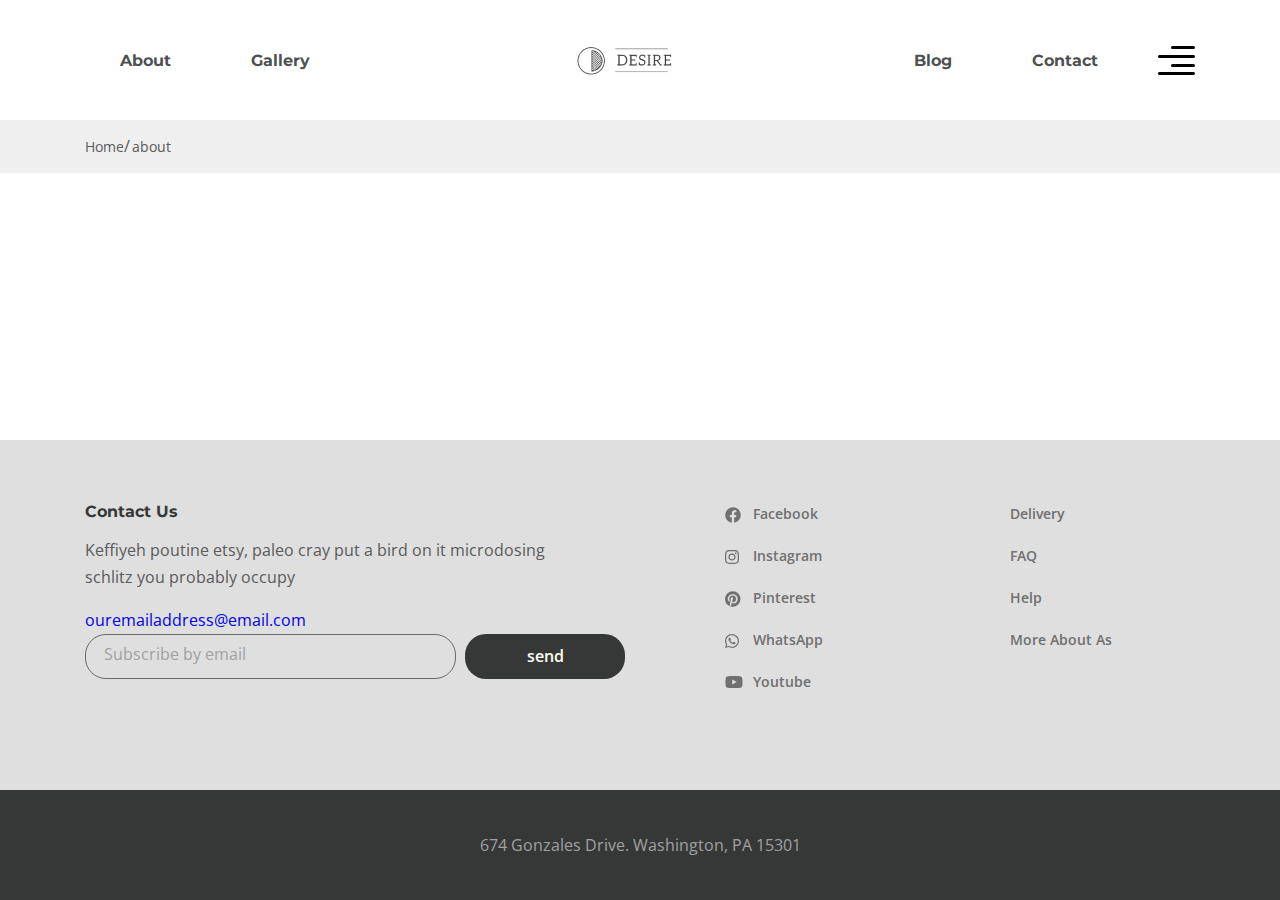
<file: page.html>
<!DOCTYPE html>
<html lang="en">

<head>
  <meta charset="UTF-8">
  <!-- <meta http-equiv="X-UA-Compatible" content="IE=edge">
  <meta name="viewport" content="width=device-width, initial-scale=1.0, maximum-scale=1.0, minimum-scale=1.0"> -->
  <meta name="viewport" content="width=device-width, initial-scale=1.0">
  <meta http-equiv="X-UA-Compatible" content="ie=edge">
  <title>Document</title>
  <link rel="preconnect" href="https://fonts.googleapis.com">
  <link rel="preconnect" href="https://fonts.gstatic.com" crossorigin>
  <link href="https://fonts.googleapis.com/css2?family=Montserrat:ital,wght@0,700;1,700&display=swap" rel="stylesheet">
  <link rel="stylesheet" href="css/style.min.css">


  <link rel="preconnect" href="https://fonts.googleapis.com">
  <link rel="preconnect" href="https://fonts.gstatic.com" crossorigin>
  <link
    href="https://fonts.googleapis.com/css2?family=Open+Sans:ital,wdth,wght@0,75..100,600;1,75..100,600&display=swap"
    rel="stylesheet">
</head>

<body>
  <div class="wrapper">
    <header class="header">
      <div class="container">
        <div class="header__inner">
          <nav class="menu">
            <ul class="menu__list">
              <li class="menu__list-item">
                <a href="#" class="menu__list-link">About</a>
              </li>
              <li class="menu__list-item">
                <a href="#" class="menu__list-link">Gallery</a>
              </li>
            </ul>
          </nav>
          <a href="#" class="logo">
            <img src="images/logo (1).png" alt="logo">
          </a>
          <nav class="menu">
            <ul class="menu__list">
              <li class="menu__list-item">
                <a href="#" class="menu__list-link">Blog</a>
              </li>
              <li class="menu__list-item">
                <a href="#" class="menu__list-link">Contact</a>
              </li>
            </ul>
          </nav>
          <button class="header__btn">
            <img src="images/icon_menu.svg" alt="icon menu">
          </button>
          <button class="header__btn-menu">
            <span></span>
            <span></span>
            <span></span>
            <span></span>
          </button>
          <div class="rightside-menu rightside-menu--close">
            <button class="rightside-menu__close">
              <img src="images/Path.svg" alt="close">
            </button>
            <div class="rightside-menu__content">
              <a href="#" class="rightside-menu__logo">
                <img src="images/logo-big.png" alt="logo-big">
              </a>
              <h4 class="rightside-menu__title">
                Furniture for life
              </h4>
              <p class="rightside-menu__text">
                Furniture for life
                Sustainable hot chicken skateboard, dreamcatcher meggings actually squid. Slow-carb everyday carry +1
                art party microdosing, put a bird on it brooklyn
              </p>
              <img class="rightside-menu__images" src="images/content/Rectangle.jpg" alt="kreslo">
            </div>
          </div>
        </div>
      </div>
    </header>
    <main class="main">
      <div class="breadcrumbs">
        <div class="container">
          <ul class="breadcrumbs__list">
            <li class="breadcrumbs__item">
              <a href="#" class="breadcrumbs__link">
                Home
              </a>
            </li>
            <li class="breadcrumbs__item">
              <a href="#" class="breadcrumbs__link">
                about
              </a>
            </li>
          </ul>
        </div>
      </div>
    </main>
    <footer class="footer">
      <div class="footer__content">
        <div class="container">
          <div class="footer__inner">
            <div class="footer__info">
              <h6 class="footer__info-title">
                Contact Us
              </h6>
              <p class="footer__info-text">Keffiyeh poutine etsy, paleo cray put a bird on it microdosing schlitz you
                probably occupy
              </p>
              <a href="mailto:ouremailaddress@email.com" class="footer__info-email">
                ouremailaddress@email.com
              </a>
              <form action="" class="footer__form">
                <input type="email" class="footer__form-input" placeholder="Subscribe by email">
                <button class="footer__form-button" type="submit">send</button>
              </form>
            </div>
            <ul class="footer__sochial">
              <li class="footer__sochial-item">
                <a href="" class="footer__sochial-link footer__sochial-link--facebook">Facebook</a>
              </li>
              <li class="footer__sochial-item">
                <a href="" class="footer__sochial-link footer__sochial-link--instagramm">Instagram</a>
              </li>
              <li class="footer__sochial-item">
                <a href="" class="footer__sochial-link footer__sochial-link--pinterest">Pinterest</a>
              </li>
              <li class="footer__sochial-item">
                <a href="" class="footer__sochial-link footer__sochial-link--whatsapp">WhatsApp</a>
              </li>
              <li class="footer__sochial-item">
                <a href="" class="footer__sochial-link footer__sochial-link--youtube">Youtube</a>
              </li>
            </ul>
            <nav class="footer__menu">
              <ul class="footer__menu-list">
                <li class="footer__menu-item">
                  <a href="#" class="footer__menu-link">Delivery</a>
                </li>
                <li class="footer__menu-item">
                  <a href="#" class="footer__menu-link">FAQ</a>
                </li>
                <li class="footer__menu-item">
                  <a href="#" class="footer__menu-link">Help</a>
                </li>
                <li class="footer__menu-item">
                  <a href="#" class="footer__menu-link">More About As</a>
                </li>
              </ul>
            </nav>
          </div>
        </div>
      </div>
      <div class="copyright">
        <div class="container">
          <p>
            674 Gonzales Drive. Washington, PA 15301
          </p>
        </div>
      </div>
    </footer>
  </div>



  <script src="js/main.min.js"></script>
</body>

</html>
</file>
<file: css/style.min.css>
.blog-one__form-title,.blog-one__comments-name,.blog-one__comments-title,.blog-one__tags-title,.recent-posts__title,.blog__blockquote-author,.blog__item-title,.blog__category-title,.blog__tags-title,.contact-slider__title,.contact__title,.inspiration__item,.inspiration .inspiration__title,.about__title,.about__prev-title,.blog-box__item-title,.blog-box__title,.works-path__item-title,.works-path__title,.decor__title,.collection__info-title,.new-collection__title,.rightside-menu__title,.footer__info-title,.menu__list-link{font-family:"Montserrat",sans-serif;font-weight:700}html{-webkit-box-sizing:border-box;box-sizing:border-box}*,*::after,*::before{-webkit-box-sizing:inherit;box-sizing:inherit}ul[class],ol[class]{padding:0}body,h1,h2,h3,h4,h5,h6,p,ul,ol,li,figure,figcaption,blockquote,dl,dd{margin:0;font-size:inherit}ul[class]{list-style:none}img{max-width:100%;display:block}input,button,textarea,select{font:inherit}a{text-decoration:none}.slick-slider{position:relative;display:block;-webkit-box-sizing:border-box;box-sizing:border-box;-webkit-touch-callout:none;-webkit-user-select:none;-moz-user-select:none;-ms-user-select:none;user-select:none;-ms-touch-action:pan-y;touch-action:pan-y;-webkit-tap-highlight-color:rgba(0,0,0,0)}.slick-list{position:relative;overflow:hidden;display:block;margin:0;padding:0}.slick-list:focus{outline:none}.slick-list.dragging{cursor:pointer;cursor:hand}.slick-slider .slick-track,.slick-slider .slick-list{-webkit-transform:translate3d(0, 0, 0);-ms-transform:translate3d(0, 0, 0);transform:translate3d(0, 0, 0)}.slick-track{position:relative;left:0;top:0;display:block;margin-left:auto;margin-right:auto}.slick-track:before,.slick-track:after{content:"";display:table}.slick-track:after{clear:both}.slick-loading .slick-track{visibility:hidden}.slick-slide{float:left;height:100%;min-height:1px;display:none}[dir=rtl] .slick-slide{float:right}.slick-slide img{display:block}.slick-slide.slick-loading img{display:none}.slick-slide.dragging img{pointer-events:none}.slick-initialized .slick-slide{display:block}.slick-loading .slick-slide{visibility:hidden}.slick-vertical .slick-slide{display:block;height:auto;border:1px solid rgba(0,0,0,0)}.slick-arrow.slick-hidden{display:none}body.compensate-for-scrollbar{overflow:hidden}.fancybox-active{height:auto}.fancybox-is-hidden{left:-9999px;margin:0;position:absolute !important;top:-9999px;visibility:hidden}.fancybox-container{-webkit-backface-visibility:hidden;height:100%;left:0;outline:none;position:fixed;-webkit-tap-highlight-color:transparent;top:0;-ms-touch-action:manipulation;touch-action:manipulation;-webkit-transform:translateZ(0);transform:translateZ(0);width:100%;z-index:99992}.fancybox-container *{-webkit-box-sizing:border-box;box-sizing:border-box}.fancybox-outer,.fancybox-inner,.fancybox-bg,.fancybox-stage{bottom:0;left:0;position:absolute;right:0;top:0}.fancybox-outer{-webkit-overflow-scrolling:touch;overflow-y:auto}.fancybox-bg{background:rgb(30, 30, 30);opacity:0;-webkit-transition-duration:inherit;transition-duration:inherit;-webkit-transition-property:opacity;transition-property:opacity;-webkit-transition-timing-function:cubic-bezier(0.47, 0, 0.74, 0.71);transition-timing-function:cubic-bezier(0.47, 0, 0.74, 0.71)}.fancybox-is-open .fancybox-bg{opacity:.9;-webkit-transition-timing-function:cubic-bezier(0.22, 0.61, 0.36, 1);transition-timing-function:cubic-bezier(0.22, 0.61, 0.36, 1)}.fancybox-infobar,.fancybox-toolbar,.fancybox-caption,.fancybox-navigation .fancybox-button{direction:ltr;opacity:0;position:absolute;-webkit-transition:opacity .25s ease,visibility 0s ease .25s;transition:opacity .25s ease,visibility 0s ease .25s;visibility:hidden;z-index:99997}.fancybox-show-infobar .fancybox-infobar,.fancybox-show-toolbar .fancybox-toolbar,.fancybox-show-caption .fancybox-caption,.fancybox-show-nav .fancybox-navigation .fancybox-button{opacity:1;-webkit-transition:opacity .25s ease 0s,visibility 0s ease 0s;transition:opacity .25s ease 0s,visibility 0s ease 0s;visibility:visible}.fancybox-infobar{color:#ccc;font-size:13px;-webkit-font-smoothing:subpixel-antialiased;height:44px;left:0;line-height:44px;min-width:44px;mix-blend-mode:difference;padding:0 10px;pointer-events:none;top:0;-webkit-touch-callout:none;-webkit-user-select:none;-moz-user-select:none;-ms-user-select:none;user-select:none}.fancybox-toolbar{right:0;top:0}.fancybox-stage{direction:ltr;overflow:visible;-webkit-transform:translateZ(0);transform:translateZ(0);z-index:99994}.fancybox-is-open .fancybox-stage{overflow:hidden}.fancybox-slide{-webkit-backface-visibility:hidden;display:none;height:100%;left:0;outline:none;overflow:auto;-webkit-overflow-scrolling:touch;padding:44px;position:absolute;text-align:center;top:0;-webkit-transition-property:opacity,-webkit-transform;transition-property:opacity,-webkit-transform;transition-property:transform,opacity;transition-property:transform,opacity,-webkit-transform;white-space:normal;width:100%;z-index:99994}.fancybox-slide::before{content:"";display:inline-block;font-size:0;height:100%;vertical-align:middle;width:0}.fancybox-is-sliding .fancybox-slide,.fancybox-slide--previous,.fancybox-slide--current,.fancybox-slide--next{display:block}.fancybox-slide--image{overflow:hidden;padding:44px 0}.fancybox-slide--image::before{display:none}.fancybox-slide--html{padding:6px}.fancybox-content{background:#fff;display:inline-block;margin:0;max-width:100%;overflow:auto;-webkit-overflow-scrolling:touch;padding:44px;position:relative;text-align:left;vertical-align:middle}.fancybox-slide--image .fancybox-content{-webkit-animation-timing-function:cubic-bezier(0.5, 0, 0.14, 1);animation-timing-function:cubic-bezier(0.5, 0, 0.14, 1);-webkit-backface-visibility:hidden;background:transparent;background-repeat:no-repeat;background-size:100% 100%;left:0;max-width:none;overflow:visible;padding:0;position:absolute;top:0;-ms-transform-origin:top left;-webkit-transform-origin:top left;transform-origin:top left;-webkit-transition-property:opacity,-webkit-transform;transition-property:opacity,-webkit-transform;transition-property:transform,opacity;transition-property:transform,opacity,-webkit-transform;-webkit-user-select:none;-moz-user-select:none;-ms-user-select:none;user-select:none;z-index:99995}.fancybox-can-zoomOut .fancybox-content{cursor:-webkit-zoom-out;cursor:zoom-out}.fancybox-can-zoomIn .fancybox-content{cursor:-webkit-zoom-in;cursor:zoom-in}.fancybox-can-swipe .fancybox-content,.fancybox-can-pan .fancybox-content{cursor:-webkit-grab;cursor:grab}.fancybox-is-grabbing .fancybox-content{cursor:-webkit-grabbing;cursor:grabbing}.fancybox-container [data-selectable=true]{cursor:text}.fancybox-image,.fancybox-spaceball{background:transparent;border:0;height:100%;left:0;margin:0;max-height:none;max-width:none;padding:0;position:absolute;top:0;-webkit-user-select:none;-moz-user-select:none;-ms-user-select:none;user-select:none;width:100%}.fancybox-spaceball{z-index:1}.fancybox-slide--video .fancybox-content,.fancybox-slide--map .fancybox-content,.fancybox-slide--pdf .fancybox-content,.fancybox-slide--iframe .fancybox-content{height:100%;overflow:visible;padding:0;width:100%}.fancybox-slide--video .fancybox-content{background:#000}.fancybox-slide--map .fancybox-content{background:#e5e3df}.fancybox-slide--iframe .fancybox-content{background:#fff}.fancybox-video,.fancybox-iframe{background:transparent;border:0;display:block;height:100%;margin:0;overflow:hidden;padding:0;width:100%}.fancybox-iframe{left:0;position:absolute;top:0}.fancybox-error{background:#fff;cursor:default;max-width:400px;padding:40px;width:100%}.fancybox-error p{color:#444;font-size:16px;line-height:20px;margin:0;padding:0}.fancybox-button{background:rgba(30, 30, 30, 0.6);border:0;border-radius:0;-webkit-box-shadow:none;box-shadow:none;cursor:pointer;display:inline-block;height:44px;margin:0;padding:10px;position:relative;-webkit-transition:color .2s;transition:color .2s;vertical-align:top;visibility:inherit;width:44px}.fancybox-button,.fancybox-button:visited,.fancybox-button:link{color:#ccc}.fancybox-button:hover{color:#fff}.fancybox-button:focus{outline:none}.fancybox-button.fancybox-focus{outline:1px dotted}.fancybox-button[disabled],.fancybox-button[disabled]:hover{color:#888;cursor:default;outline:none}.fancybox-button div{height:100%}.fancybox-button svg{display:block;height:100%;overflow:visible;position:relative;width:100%}.fancybox-button svg path{fill:currentColor;stroke-width:0}.fancybox-button--play svg:nth-child(2),.fancybox-button--fsenter svg:nth-child(2){display:none}.fancybox-button--pause svg:nth-child(1),.fancybox-button--fsexit svg:nth-child(1){display:none}.fancybox-progress{background:#ff5268;height:2px;left:0;position:absolute;right:0;top:0;-ms-transform:scaleX(0);-webkit-transform:scaleX(0);transform:scaleX(0);-ms-transform-origin:0;-webkit-transform-origin:0;transform-origin:0;-webkit-transition-property:-webkit-transform;transition-property:-webkit-transform;transition-property:transform;transition-property:transform, -webkit-transform;-webkit-transition-timing-function:linear;transition-timing-function:linear;z-index:99998}.fancybox-close-small{background:transparent;border:0;border-radius:0;color:#ccc;cursor:pointer;opacity:.8;padding:8px;position:absolute;right:-12px;top:-44px;z-index:401}.fancybox-close-small:hover{color:#fff;opacity:1}.fancybox-slide--html .fancybox-close-small{color:currentColor;padding:10px;right:0;top:0}.fancybox-slide--image.fancybox-is-scaling .fancybox-content{overflow:hidden}.fancybox-is-scaling .fancybox-close-small,.fancybox-is-zoomable.fancybox-can-pan .fancybox-close-small{display:none}.fancybox-navigation .fancybox-button{background-clip:content-box;height:100px;opacity:0;position:absolute;top:calc(50% - 50px);width:70px}.fancybox-navigation .fancybox-button div{padding:7px}.fancybox-navigation .fancybox-button--arrow_left{left:0;left:env(safe-area-inset-left);padding:31px 26px 31px 6px}.fancybox-navigation .fancybox-button--arrow_right{padding:31px 6px 31px 26px;right:0;right:env(safe-area-inset-right)}.fancybox-caption{background:-webkit-gradient(linear, left bottom, left top, from(rgba(0, 0, 0, 0.85)), color-stop(50%, rgba(0, 0, 0, 0.3)), color-stop(65%, rgba(0, 0, 0, 0.15)), color-stop(75.5%, rgba(0, 0, 0, 0.075)), color-stop(82.85%, rgba(0, 0, 0, 0.037)), color-stop(88%, rgba(0, 0, 0, 0.019)), to(rgba(0, 0, 0, 0)));background:linear-gradient(to top, rgba(0, 0, 0, 0.85) 0%, rgba(0, 0, 0, 0.3) 50%, rgba(0, 0, 0, 0.15) 65%, rgba(0, 0, 0, 0.075) 75.5%, rgba(0, 0, 0, 0.037) 82.85%, rgba(0, 0, 0, 0.019) 88%, rgba(0, 0, 0, 0) 100%);bottom:0;color:#eee;font-size:14px;font-weight:400;left:0;line-height:1.5;padding:75px 44px 25px 44px;pointer-events:none;right:0;text-align:center;z-index:99996}@supports(padding: max(0px)){.fancybox-caption{padding:75px max(44px,env(safe-area-inset-right)) max(25px,env(safe-area-inset-bottom)) max(44px,env(safe-area-inset-left))}}.fancybox-caption--separate{margin-top:-50px}.fancybox-caption__body{max-height:50vh;overflow:auto;pointer-events:all}.fancybox-caption a,.fancybox-caption a:link,.fancybox-caption a:visited{color:#ccc;text-decoration:none}.fancybox-caption a:hover{color:#fff;text-decoration:underline}.fancybox-loading{-webkit-animation:fancybox-rotate 1s linear infinite;animation:fancybox-rotate 1s linear infinite;background:transparent;border:4px solid #888;border-bottom-color:#fff;border-radius:50%;height:50px;left:50%;margin:-25px 0 0 -25px;opacity:.7;padding:0;position:absolute;top:50%;width:50px;z-index:99999}@-webkit-keyframes fancybox-rotate{100%{-webkit-transform:rotate(360deg);transform:rotate(360deg)}}@keyframes fancybox-rotate{100%{-webkit-transform:rotate(360deg);transform:rotate(360deg)}}.fancybox-animated{-webkit-transition-timing-function:cubic-bezier(0, 0, 0.25, 1);transition-timing-function:cubic-bezier(0, 0, 0.25, 1)}.fancybox-fx-slide.fancybox-slide--previous{opacity:0;-webkit-transform:translate3d(-100%, 0, 0);transform:translate3d(-100%, 0, 0)}.fancybox-fx-slide.fancybox-slide--next{opacity:0;-webkit-transform:translate3d(100%, 0, 0);transform:translate3d(100%, 0, 0)}.fancybox-fx-slide.fancybox-slide--current{opacity:1;-webkit-transform:translate3d(0, 0, 0);transform:translate3d(0, 0, 0)}.fancybox-fx-fade.fancybox-slide--previous,.fancybox-fx-fade.fancybox-slide--next{opacity:0;-webkit-transition-timing-function:cubic-bezier(0.19, 1, 0.22, 1);transition-timing-function:cubic-bezier(0.19, 1, 0.22, 1)}.fancybox-fx-fade.fancybox-slide--current{opacity:1}.fancybox-fx-zoom-in-out.fancybox-slide--previous{opacity:0;-webkit-transform:scale3d(1.5, 1.5, 1.5);transform:scale3d(1.5, 1.5, 1.5)}.fancybox-fx-zoom-in-out.fancybox-slide--next{opacity:0;-webkit-transform:scale3d(0.5, 0.5, 0.5);transform:scale3d(0.5, 0.5, 0.5)}.fancybox-fx-zoom-in-out.fancybox-slide--current{opacity:1;-webkit-transform:scale3d(1, 1, 1);transform:scale3d(1, 1, 1)}.fancybox-fx-rotate.fancybox-slide--previous{opacity:0;-ms-transform:rotate(-360deg);-webkit-transform:rotate(-360deg);transform:rotate(-360deg)}.fancybox-fx-rotate.fancybox-slide--next{opacity:0;-ms-transform:rotate(360deg);-webkit-transform:rotate(360deg);transform:rotate(360deg)}.fancybox-fx-rotate.fancybox-slide--current{opacity:1;-ms-transform:rotate(0deg);-webkit-transform:rotate(0deg);transform:rotate(0deg)}.fancybox-fx-circular.fancybox-slide--previous{opacity:0;-webkit-transform:scale3d(0, 0, 0) translate3d(-100%, 0, 0);transform:scale3d(0, 0, 0) translate3d(-100%, 0, 0)}.fancybox-fx-circular.fancybox-slide--next{opacity:0;-webkit-transform:scale3d(0, 0, 0) translate3d(100%, 0, 0);transform:scale3d(0, 0, 0) translate3d(100%, 0, 0)}.fancybox-fx-circular.fancybox-slide--current{opacity:1;-webkit-transform:scale3d(1, 1, 1) translate3d(0, 0, 0);transform:scale3d(1, 1, 1) translate3d(0, 0, 0)}.fancybox-fx-tube.fancybox-slide--previous{-webkit-transform:translate3d(-100%, 0, 0) scale(0.1) skew(-10deg);transform:translate3d(-100%, 0, 0) scale(0.1) skew(-10deg)}.fancybox-fx-tube.fancybox-slide--next{-webkit-transform:translate3d(100%, 0, 0) scale(0.1) skew(10deg);transform:translate3d(100%, 0, 0) scale(0.1) skew(10deg)}.fancybox-fx-tube.fancybox-slide--current{-webkit-transform:translate3d(0, 0, 0) scale(1);transform:translate3d(0, 0, 0) scale(1)}@media all and (max-height: 576px){.fancybox-slide{padding-left:6px;padding-right:6px}.fancybox-slide--image{padding:6px 0}.fancybox-close-small{right:-6px}.fancybox-slide--image .fancybox-close-small{background:#4e4e4e;color:#f2f4f6;height:36px;opacity:1;padding:6px;right:0;top:0;width:36px}.fancybox-caption{padding-left:12px;padding-right:12px}@supports(padding: max(0px)){.fancybox-caption{padding-left:max(12px,env(safe-area-inset-left));padding-right:max(12px,env(safe-area-inset-right))}}}.fancybox-share{background:#f4f4f4;border-radius:3px;max-width:90%;padding:30px;text-align:center}.fancybox-share h1{color:#222;font-size:35px;font-weight:700;margin:0 0 20px 0}.fancybox-share p{margin:0;padding:0}.fancybox-share__button{border:0;border-radius:3px;display:inline-block;font-size:14px;font-weight:700;line-height:40px;margin:0 5px 10px 5px;min-width:130px;padding:0 15px;text-decoration:none;-webkit-transition:all .2s;transition:all .2s;-webkit-user-select:none;-moz-user-select:none;-ms-user-select:none;user-select:none;white-space:nowrap}.fancybox-share__button:visited,.fancybox-share__button:link{color:#fff}.fancybox-share__button:hover{text-decoration:none}.fancybox-share__button--fb{background:#3b5998}.fancybox-share__button--fb:hover{background:#344e86}.fancybox-share__button--pt{background:#bd081d}.fancybox-share__button--pt:hover{background:#aa0719}.fancybox-share__button--tw{background:#1da1f2}.fancybox-share__button--tw:hover{background:#0d95e8}.fancybox-share__button svg{height:25px;margin-right:7px;position:relative;top:-1px;vertical-align:middle;width:25px}.fancybox-share__button svg path{fill:#fff}.fancybox-share__input{background:transparent;border:0;border-bottom:1px solid #d7d7d7;border-radius:0;color:#5d5b5b;font-size:14px;margin:10px 0 0 0;outline:none;padding:10px 15px;width:100%}.fancybox-thumbs{background:#ddd;bottom:0;display:none;margin:0;-webkit-overflow-scrolling:touch;-ms-overflow-style:-ms-autohiding-scrollbar;padding:2px 2px 4px 2px;position:absolute;right:0;-webkit-tap-highlight-color:rgba(0, 0, 0, 0);top:0;width:212px;z-index:99995}.fancybox-thumbs-x{overflow-x:auto;overflow-y:hidden}.fancybox-show-thumbs .fancybox-thumbs{display:block}.fancybox-show-thumbs .fancybox-inner{right:212px}.fancybox-thumbs__list{font-size:0;height:100%;list-style:none;margin:0;overflow-x:hidden;overflow-y:auto;padding:0;position:absolute;position:relative;white-space:nowrap;width:100%}.fancybox-thumbs-x .fancybox-thumbs__list{overflow:hidden}.fancybox-thumbs-y .fancybox-thumbs__list::-webkit-scrollbar{width:7px}.fancybox-thumbs-y .fancybox-thumbs__list::-webkit-scrollbar-track{background:#fff;border-radius:10px;-webkit-box-shadow:inset 0 0 6px rgba(0, 0, 0, 0.3);box-shadow:inset 0 0 6px rgba(0, 0, 0, 0.3)}.fancybox-thumbs-y .fancybox-thumbs__list::-webkit-scrollbar-thumb{background:#2a2a2a;border-radius:10px}.fancybox-thumbs__list a{-webkit-backface-visibility:hidden;backface-visibility:hidden;background-color:rgba(0, 0, 0, 0.1);background-position:center center;background-repeat:no-repeat;background-size:cover;cursor:pointer;float:left;height:75px;margin:2px;max-height:calc(100% - 8px);max-width:calc(50% - 4px);outline:none;overflow:hidden;padding:0;position:relative;-webkit-tap-highlight-color:transparent;width:100px}.fancybox-thumbs__list a::before{border:6px solid #ff5268;bottom:0;content:"";left:0;opacity:0;position:absolute;right:0;top:0;-webkit-transition:all .2s cubic-bezier(0.25, 0.46, 0.45, 0.94);transition:all .2s cubic-bezier(0.25, 0.46, 0.45, 0.94);z-index:99991}.fancybox-thumbs__list a:focus::before{opacity:.5}.fancybox-thumbs__list a.fancybox-thumbs-active::before{opacity:1}@media all and (max-width: 576px){.fancybox-thumbs{width:110px}.fancybox-show-thumbs .fancybox-inner{right:110px}.fancybox-thumbs__list a{max-width:calc(100% - 10px)}}html,body{height:100%}body{font-family:"Open Sans",sans-serif;font-size:16px;font-weight:400;line-height:27px;color:#5a5a5a;overflow-x:hidden;min-width:300px}.wrapper{display:-webkit-box;display:-ms-flexbox;display:flex;-webkit-box-orient:vertical;-webkit-box-direction:normal;-ms-flex-direction:column;flex-direction:column;min-height:100%}.main{-webkit-box-flex:1;-ms-flex:1 0 auto;flex:1 0 auto}.footer{-webkit-box-flex:0;-ms-flex:0 0 auto;flex:0 0 auto}.container{max-width:1140px;margin:0 auto;padding:0 15px}.container__fluid{max-width:1920px;margin:0 auto;padding:0 15px}.slick-dots{display:-webkit-box;display:-ms-flexbox;display:flex;-webkit-box-pack:center;-ms-flex-pack:center;justify-content:center;-webkit-box-align:center;-ms-flex-align:center;align-items:center}.slick-dots li{margin:0 15px}.slick-dots button{background-color:#363838;border:none;width:8px;height:8px;border-radius:50%;padding:0;font-size:0}.slick-dots li.slick-active button{background-color:#ffef35}.info-email{font-weight:600;font-size:14px;color:#363838;margin-bottom:22px;padding-left:30px;display:inline-block;position:relative}.info-email::before{content:"";background-image:url(../images/envelope.svg);position:absolute;top:8px;left:0;width:16px;height:12px}.header__inner{display:-webkit-box;display:-ms-flexbox;display:flex;-webkit-box-pack:justify;-ms-flex-pack:justify;justify-content:space-between;-webkit-box-align:center;-ms-flex-align:center;align-items:center;height:120px}.header__btn{background-color:rgba(0,0,0,0);border:none;padding:0;cursor:pointer}.header__btn-menu{display:none}.logo{margin:0 auto}.logo{margin:0 auto}.menu{padding-right:15px}.menu__list{display:-webkit-box;display:-ms-flexbox;display:flex}.menu__list-item{padding-left:35px;padding-right:45px}.menu__list-link{color:rgba(54,56,56,.9);line-height:22px}.menu .menu__list-link--active{padding-bottom:4px;position:relative}.menu .menu__list-link--active::after{content:"";position:absolute;bottom:0;left:0;right:0;height:2px;border-radius:1px;background-color:rgba(54,56,56,.7)}.footer__content{background:#dfdfdf;padding:60px 0 80px}.footer__inner{display:-webkit-box;display:-ms-flexbox;display:flex;-webkit-box-pack:justify;-ms-flex-pack:justify;justify-content:space-between}.footer__info{width:540px}.footer__info-title{color:#363838;margin-bottom:14px;line-height:23px}.footer__info-text{margin-bottom:16px;max-width:475px}.footer__form{display:-webkit-box;display:-ms-flexbox;display:flex}.footer__form-input{padding:6px 10px 10px 18px;border-radius:21px;background-color:rgba(0,0,0,0);border:1px solid rgba(54,56,56,.7);width:100%}.footer__form-input::-webkit-input-placeholder{font-family:"Open Sans",sans-serif;font-size:16px;font-weight:400;line-height:27;color:#a1a1a1}.footer__form-input::-moz-placeholder{font-family:"Open Sans",sans-serif;font-size:16px;font-weight:400;line-height:27;color:#a1a1a1}.footer__form-input:-ms-input-placeholder{font-family:"Open Sans",sans-serif;font-size:16px;font-weight:400;line-height:27;color:#a1a1a1}.footer__form-input::-ms-input-placeholder{font-family:"Open Sans",sans-serif;font-size:16px;font-weight:400;line-height:27;color:#a1a1a1}.footer__form-input::placeholder{font-family:"Open Sans",sans-serif;font-size:16px;font-weight:400;line-height:27;color:#a1a1a1}.footer__form-button{background-color:#363838;border:none;color:ivory;border-radius:21px;font-weight:600;padding:6px 12px;min-width:160px;margin-left:9px;cursor:pointer}.footer__sochial{width:125px;margin-right:auto;margin-left:100px}.footer__sochial-link{padding-left:28px;position:relative}.footer__sochial-link::before{content:"";position:absolute;top:3px;left:0;width:16px;height:16px}.footer__sochial-link--facebook::before{background-image:url(../images/facebook.svg)}.footer__sochial-link--instagramm::before{background-image:url(../images/instagram.svg);width:14px;height:14px;top:4px}.footer__sochial-link--pinterest::before{background-image:url(../images/Pinterest.svg)}.footer__sochial-link--whatsapp::before{background-image:url(../images/whatsapp.svg);width:14px;height:14px;top:4px}.footer__sochial-link--youtube::before{background-image:url(../images/youtube.svg);width:18px;height:12px;top:4px}.footer__sochial-item,.footer__menu-item{margin-bottom:15px;font-weight:600;font-size:14px;color:#707070}.footer__sochial-link,.footer__menu-link{color:#707070}.footer__menu{margin-right:60px;width:125px}.copyright{background-color:#363838;color:#a1a1a1;text-align:center;padding:42px 0px 41px}.rightside-menu{position:absolute;right:0;bottom:0;z-index:10;top:0;max-width:694px;width:100%;background-color:#fff;padding-top:40px;-webkit-box-shadow:-2px 3px 17px 0px #000;box-shadow:-2px 3px 17px 0px #000;-webkit-transition:all .6s;transition:all .6s}.rightside-menu.rightside-menu--close{-webkit-transform:translateX(500%);-ms-transform:translateX(500%);transform:translateX(500%)}.rightside-menu__close{background-color:rgba(0,0,0,0);border:none;padding:0;cursor:pointer;margin-left:50px;margin-bottom:60px}.rightside-menu__content{text-align:center;max-width:485px;margin:0 auto}.rightside-menu__logo{margin-bottom:40px;display:inline-block}.rightside-menu__title{color:#363838;font-size:36px;line-height:51px;position:relative;margin-bottom:17px;padding-bottom:17px}.rightside-menu__title::after{content:"";position:absolute;bottom:0;left:0;right:0;max-width:252px;margin:0 auto;height:1px;background-color:#6d7278}.rightside-menu__text{margin-bottom:75px}.rightside-menu__images{max-width:485px}.breadcrumbs{background:rgba(223,223,223,.5);padding:13px 14px;position:relative;z-index:9}.breadcrumbs__list{display:-webkit-box;display:-ms-flexbox;display:flex;overflow-x:auto}.breadcrumbs__item{position:relative;padding-right:8px}.breadcrumbs__item::after{content:"/";position:absolute}.breadcrumbs__item:last-child::after{display:none}.breadcrumbs__link{font-size:14px;color:#5a5a5a}.top__inner{padding-bottom:70px;position:relative}.top__inner::after{content:"";background-image:url(../images/main_slider.jpg);position:absolute;width:100%;height:722px;top:0;z-index:-1}.top__slider-item{display:-webkit-box !important;display:-ms-flexbox !important;display:flex !important;-webkit-box-pack:center;-ms-flex-pack:center;justify-content:center;-webkit-box-align:center;-ms-flex-align:center;align-items:center}.top__slider-img{margin-left:-15%;max-width:703px;height:815px;-o-object-fit:cover;object-fit:cover}.top__slider-info{max-width:645px;margin-left:25px}.top__slider-title{color:#363838;font-size:110px;line-height:125px;padding-bottom:26px;margin-bottom:26px;position:relative}.top__slider-title::after{content:"";position:absolute;left:0;bottom:0;width:185px;background:#6d7278;height:1px}.top__slider-text{max-width:585px}.new-collection{text-align:center;padding:45px 0 35px}.new-collection__title{color:#363838;font-size:36px;line-height:51px;padding-bottom:25px;margin-bottom:25px;position:relative}.new-collection__title::after{content:"";position:absolute;width:250px;height:1px;bottom:0;left:0;right:0;margin:0 auto;background-color:#6d7278}.new-collection__text{max-width:730px;margin:0 auto 30px}.collection{display:-ms-grid;display:grid;-ms-grid-columns:(1fr)[5];grid-template-columns:repeat(5, 1fr);grid-gap:30px;padding-left:3px;padding-bottom:70px}.collection__item{position:relative}.collection__item:hover .collection__info{opacity:1}.collection__images{min-height:350px;-o-object-fit:cover;object-fit:cover}.collection__info{position:absolute;top:0;left:0;right:0;bottom:0;background-color:hsla(0,0%,100%,.7);padding:10px;display:-webkit-box;display:-ms-flexbox;display:flex;-webkit-box-orient:vertical;-webkit-box-direction:normal;-ms-flex-direction:column;flex-direction:column;-webkit-box-align:center;-ms-flex-align:center;align-items:center;-webkit-box-pack:center;-ms-flex-pack:center;justify-content:center;opacity:0;-webkit-transition:all .5s;transition:all .5s}.collection__info-title{font-size:20px;line-height:25px;color:#363838;padding-bottom:19px;margin-bottom:19px;position:relative}.collection__lineone{content:"";position:absolute;height:1px;background:#6d7278;width:80%;margin:0 auto;left:0;right:0}.collection__info-text{font-weight:600;font-size:14px;color:#707070}.decor{padding:170px 0 155px;background-image:url(../images/Group\ 2.jpg);background-size:cover;background-repeat:no-repeat}.decor__title{max-width:730px;color:#363838;font-size:60px;line-height:80px;padding-bottom:22px;margin-bottom:22px;position:relative}.decor__title::after{content:"";position:absolute;left:0;height:1px;width:200px;bottom:0;background:#6d7278}.decor__text{max-width:540px}.works-path{padding:80px 0 30px}.works-path__title{text-align:center;color:#363838;margin-bottom:40px;font-size:36px;line-height:51px}.works-path .work-path__items-box{display:-webkit-box;display:-ms-flexbox;display:flex;-webkit-box-align:end;-ms-flex-align:end;align-items:flex-end;border-bottom:2px solid rgba(54,56,56,.7);position:relative}.works-path .work-path__items-box::before{content:"";position:absolute;bottom:-5px;left:0;width:10px;height:10px;border-radius:50%;background-color:#363838}.works-path .work-path__item{width:250px;display:-webkit-box;display:-ms-flexbox;display:flex;-ms-flex-wrap:wrap;flex-wrap:wrap;-webkit-box-align:center;-ms-flex-align:center;align-items:center;position:relative;height:100%}.works-path .work-path__item--production{margin-left:317px}.works-path .work-path__item--production::after{content:"";position:absolute;bottom:0;left:0;height:20px;width:2px;background-color:#363838}.works-path .work-path__item--measuring{padding-top:38px;margin-left:305px}.works-path .work-path__item--measuring::after{content:"";position:absolute;top:0;left:0;height:20px;width:2px;background-color:#363838}.works-path .work-path__item--production,.works-path .work-path__item--consultation{padding-bottom:38px}.works-path__item-title{margin-left:13px;color:#363838}.works-path__item-text{margin-top:13px}.gallery{padding:80px 0 90px}.gallery__buttons{text-align:center;margin-bottom:40px}.gallery__btn{margin:0 13px;background-color:rgba(0,0,0,0);border:1px solid #454647;border-radius:20px;padding:6px 16px;color:#8f8d8d;font-size:14px;font-weight:600;cursor:pointer}.gallery .mixitup-control-active{background-color:#ffef35;border:1px solid #ffef35;color:#363838}.gallery__items{display:-ms-grid;display:grid;-ms-grid-columns:(1fr)[4];grid-template-columns:repeat(4, 1fr);-ms-grid-rows:(1fr)[2];grid-template-rows:repeat(2, 1fr);grid-gap:30px 35px}.gallery__item:first-child{-ms-grid-column-span:2;grid-column:span 2;-ms-grid-row-span:2;grid-row:span 2}.gallery__item img{-o-object-fit:cover;object-fit:cover;width:100%;max-height:1150px;height:100%}.gallery.gallery-page .gallery__item img{max-height:1165px}.gallery.gallery-page .gallery__item:nth-child(8){-ms-grid-column-span:2;grid-column:span 2;-ms-grid-row-span:2;grid-row:span 2}.blog-box{padding-bottom:100px}.blog-box__title{color:#363838;font-size:36px;line-height:51px;margin:0 auto 30px;text-align:center;max-width:430px}.blog-box__items{display:-ms-grid;display:grid;-ms-grid-columns:1fr 1fr;grid-template-columns:1fr 1fr;grid-gap:30px}.blog-box .blog-box__img-link{margin-bottom:19px;display:inline-block}.blog-box__links{margin-bottom:9px;font-size:14px;font-weight:600;color:#707070}.blog-box__date,.blog-box__author,.blog-box__theme{color:inherit}.blog-box__item-title{color:#363838;font-size:24px;line-height:38px}.about__prev{background-image:url(../images/prev1.jpg);background-repeat:no-repeat;background-position:center;background-size:cover;text-align:center;padding:160px 0;margin-top:-53px}.about__prev-title{color:#363838;font-size:60px;line-height:80px}.about__content{padding:130px 0 40px}.about__title{color:#363838;font-size:36px;line-height:60px;padding-bottom:22px;margin-bottom:22px;position:relative}.about__title::after{content:"";position:absolute;bottom:0;left:0;width:200px;height:1px;background-color:#6d7278}.about__text{padding-left:284px}.about__text p{margin-bottom:30px}.about__popup{background-image:url(../images/Object.jpg);background-repeat:no-repeat;background-position:center;background-size:cover;background-position:top center;min-height:414px;display:-webkit-box;display:-ms-flexbox;display:flex;-webkit-box-pack:center;-ms-flex-pack:center;justify-content:center;-webkit-box-align:center;-ms-flex-align:center;align-items:center}.inspiration{padding-top:100px;position:relative}.inspiration::after{content:"";position:absolute;bottom:0;right:0;left:0;background-image:url(../images/Object\ fon\ zfdni.jpg);height:362px;z-index:-1}.inspiration__inner{display:-webkit-box;display:-ms-flexbox;display:flex;-webkit-box-pack:center;-ms-flex-pack:center;justify-content:center;-webkit-box-align:center;-ms-flex-align:center;align-items:center}.inspiration__images{margin-right:78px;margin-left:-230px}.inspiration .inspiration__title{font-size:36px;line-height:60px;color:#363838;padding-bottom:16px;margin-bottom:24px;position:relative}.inspiration .inspiration__title::after{content:"";position:absolute;bottom:0;left:0;background:#6d7278;width:200px;height:1px}.inspiration__text{margin-bottom:30px}.inspiration__content{max-width:825px}.inspiration__item{color:#363838;line-height:23px;margin-bottom:33px}.inspiration__item-content{display:-webkit-box;display:-ms-flexbox;display:flex;-webkit-box-pack:justify;-ms-flex-pack:justify;justify-content:space-between;padding-bottom:14px;border-bottom:2px solid #fff;border-radius:4px}.inspiration__line{border-radius:4px;height:2px;background-color:#363838;margin-top:-2px}.parthers{padding:16px 0 60px}.parthers__items{display:-ms-grid;display:grid;-ms-grid-columns:(1fr)[5];grid-template-columns:repeat(5, 1fr)}.parthers__item{margin:0 auto}.map{margin-top:-53px;margin-bottom:50px}.map iframe{height:578px}.contact{padding-bottom:100px}.contact__title{color:#363838;font-size:36px;line-height:60px;padding-bottom:30px;margin-bottom:40px;position:relative}.contact__title::after{content:"";position:absolute;bottom:0;left:0;width:200px;height:2px;background-color:#6d7278}.contact .contact__sochial{padding-left:284px;display:-webkit-box;display:-ms-flexbox;display:flex;margin-bottom:20px}.contact__sochial-item+.contact__sochial-item{padding-left:40px}.contact__text{margin-bottom:10px}.contact__phone{color:#5a5a5a}.contact__city{margin-bottom:16px}.contact__box{padding-left:284px}.contact__form{padding-left:284px;display:-webkit-box;display:-ms-flexbox;display:flex;-webkit-box-pack:justify;-ms-flex-pack:justify;justify-content:space-between;-ms-flex-wrap:wrap;flex-wrap:wrap}.contact__form-input{border:1px solid #dfdfdf;border-radius:20px;padding:6px 17px;margin-bottom:13px;width:48%}.contact__form-input::-webkit-input-placeholder{color:#a1a1a1;font-family:"Open Sans",sans-serif;font-size:16px;font-weight:400;line-height:27px}.contact__form-input::-moz-placeholder{color:#a1a1a1;font-family:"Open Sans",sans-serif;font-size:16px;font-weight:400;line-height:27px}.contact__form-input:-ms-input-placeholder{color:#a1a1a1;font-family:"Open Sans",sans-serif;font-size:16px;font-weight:400;line-height:27px}.contact__form-input::-ms-input-placeholder{color:#a1a1a1;font-family:"Open Sans",sans-serif;font-size:16px;font-weight:400;line-height:27px}.contact__form-input::placeholder{color:#a1a1a1;font-family:"Open Sans",sans-serif;font-size:16px;font-weight:400;line-height:27px}.contact__form-area{width:100%;border:1px solid #dfdfdf;border-radius:24px;padding:14px 17px;min-height:125px;margin-bottom:20px;resize:none}.contact__form-area::-webkit-input-placeholder{color:#a1a1a1;font-family:"Open Sans",sans-serif;font-size:16px;font-weight:400;line-height:27px}.contact__form-area::-moz-placeholder{color:#a1a1a1;font-family:"Open Sans",sans-serif;font-size:16px;font-weight:400;line-height:27px}.contact__form-area:-ms-input-placeholder{color:#a1a1a1;font-family:"Open Sans",sans-serif;font-size:16px;font-weight:400;line-height:27px}.contact__form-area::-ms-input-placeholder{color:#a1a1a1;font-family:"Open Sans",sans-serif;font-size:16px;font-weight:400;line-height:27px}.contact__form-area::placeholder{color:#a1a1a1;font-family:"Open Sans",sans-serif;font-size:16px;font-weight:400;line-height:27px}.contact__form-btn{border:none;background-color:#363838;color:ivory;font-weight:600;border-radius:21px;padding:6px 60px;cursor:pointer}.contact-slider{padding-bottom:102px}.contact-slider__link{position:relative;margin-bottom:20px}.contact-slider__link:hover .contact-slider__title{opacity:1}.contact-slider__img{width:170px;height:170px;-o-object-fit:cover;object-fit:cover}.contact-slider__title{-webkit-transition:all .5s;transition:all .5s;position:absolute;left:0;right:0;top:0;bottom:0;display:-webkit-box;display:-ms-flexbox;display:flex;-webkit-box-pack:justify;-ms-flex-pack:justify;justify-content:space-between;-webkit-box-align:center;-ms-flex-align:center;align-items:center;background-color:hsla(0,0%,100%,.6);color:#363838;line-height:22px;padding:0 5px;text-align:center;opacity:0}.blog{padding:60px 0 100px}.blog__inner{display:-webkit-box;display:-ms-flexbox;display:flex;-webkit-box-pack:justify;-ms-flex-pack:justify;justify-content:space-between}.blog__category{margin-bottom:36px}.blog__category-title,.blog__tags-title{margin-bottom:16px;color:#363838;line-height:23px}.blog__category-item{margin-bottom:13px}.blog__category-link{color:inherit}.blog__tags{margin-bottom:50px}.blog__tags-link{color:#8f8d8d;font-weight:600;font-size:14px;padding:0 16px;margin-bottom:10px;margin-right:10px;display:inline-block;border:1px solid rgba(69,70,71,.5);border-radius:14px}.blog__sochial{display:-webkit-box;display:-ms-flexbox;display:flex}.blog__sochial-item{margin-right:20px}.blog__items{max-width:730px}.blog__item{margin-bottom:80px}.blog__item-img{max-width:730px}.blog__item-info{padding:25px 0 10px;font-weight:600;font-size:14px;color:#707070}.blog__item-info a{color:inherit}.blog__item-title{font-size:24px;line-height:38px;margin-bottom:6px;color:#363838}.blog__blockquote{background:rgba(223,223,223,.5);margin-bottom:50px;padding:54px 64px;font-weight:300;font-style:italic;font-size:24px;line-height:38px;text-align:center}.blog__blockquote-author{font-size:16px;line-height:22px;color:#363838;margin-top:23px;padding-top:23px;font-style:normal;position:relative}.blog__blockquote-author::before{content:"";position:absolute;left:0;right:0;top:0;height:1px;border:1px solid #979797;border-radius:0px;width:200px;height:1px;margin:0 auto}.blog__item-popup{position:absolute;left:50%;top:50%;-webkit-transform:translate(-50%, -50%);-ms-transform:translate(-50%, -50%);transform:translate(-50%, -50%)}.article-popup__box{position:relative}.recent-posts{margin-bottom:40px}.recent-posts__title{margin-bottom:24px;color:#363838;line-height:23px}.recent-posts__item{margin-bottom:11px}.recent-posts__item-title{display:block;color:inherit}.recent-posts__date,.recent-posts__author{color:#a1a1a1;font-size:14px}.aside{width:350px;margin-left:30px}.aside__search{position:relative;margin-bottom:40px}.aside__search-input{padding:6px 45px 6px 18px;border:1px solid rgba(54,56,56,.7);border-radius:20px;display:block;width:100%}.aside__search-input::-webkit-input-placeholder{font-family:"Open Sans",sans-serif;font-size:14px;font-weight:400;line-height:27px;color:#a1a1a1}.aside__search-input::-moz-placeholder{font-family:"Open Sans",sans-serif;font-size:14px;font-weight:400;line-height:27px;color:#a1a1a1}.aside__search-input:-ms-input-placeholder{font-family:"Open Sans",sans-serif;font-size:14px;font-weight:400;line-height:27px;color:#a1a1a1}.aside__search-input::-ms-input-placeholder{font-family:"Open Sans",sans-serif;font-size:14px;font-weight:400;line-height:27px;color:#a1a1a1}.aside__search-input::placeholder{font-family:"Open Sans",sans-serif;font-size:14px;font-weight:400;line-height:27px;color:#a1a1a1}.aside__search-btn{border:none;background-color:rgba(0,0,0,0);position:absolute;top:10px;right:13px;cursor:pointer}.article-slider__arrow{padding:0;border:none;background:rgba(0,0,0,0);position:absolute;top:50%;-webkit-transform:translateY(-50%);-ms-transform:translateY(-50%);transform:translateY(-50%);z-index:12;cursor:pointer}.article-slider__arrowleft{left:16px}.article-slider__arrowright{right:16px}.pagination{display:-webkit-box;display:-ms-flexbox;display:flex;-webkit-box-pack:center;-ms-flex-pack:center;justify-content:center;-webkit-box-align:center;-ms-flex-align:center;align-items:center}.pagination__list{display:-webkit-box;display:-ms-flexbox;display:flex}.pagination__list-item{margin:0 6px}.pagination__arrow{margin:0 6px}.pagination__arrow--disabled{opacity:0;pointer-events:none}.pagination__list-num{font-weight:600;font-size:14px;color:#707070}.pagination__list-num--active{color:#363838}.blog-one__item p{margin-bottom:40px}.blog-one__item blockquote{font-size:24px;font-weight:300;font-style:italic;color:#363838;margin-bottom:30px;padding:0 40px}.blog-one__item .blog__blockquote-author::before{margin-right:auto;margin-left:0}.blog-one__tags{margin-bottom:30px}.blog-one__tags-title{color:#363838;font-size:20px;line-height:31px;margin-bottom:15px}.blog-one__tags-link{margin-bottom:10px;margin-right:33px;padding:0 16px;color:#8f8d8d;font-size:14px;font-weight:600;border:1px solid #454647;border-radius:14px;display:inline-block}.blog-one__links{padding:40px 0 32px;border-top:1px solid #dfdfdf;border-bottom:1px solid #dfdfdf;display:-webkit-box;display:-ms-flexbox;display:flex;-webkit-box-pack:justify;-ms-flex-pack:justify;justify-content:space-between;margin-bottom:35px}.blog-one__link{width:243px;position:relative;color:#707070;font-size:14px;font-weight:600}.blog-one__link::before{content:"";position:absolute;top:50%;-webkit-transform:translateY(-50%);-ms-transform:translateY(-50%);transform:translateY(-50%);background-image:url();width:12px;height:23px}.blog-one__link-prev{padding-left:44px}.blog-one__link-prev::before{content:"";background-image:url(../images/arrow-prev.svg);left:0}.blog-one__link-next{padding-right:44px;text-align:right}.blog-one__link-next::before{content:"";background-image:url(../images/arrow-next.svg);right:0}.blog-one__comments-title{color:#363838;line-height:31px;font-size:20px;margin-bottom:15px}.blog-one__comments-item{display:-webkit-box;display:-ms-flexbox;display:flex;-webkit-box-pack:justify;-ms-flex-pack:justify;justify-content:space-between;-webkit-box-align:start;-ms-flex-align:start;align-items:start;margin-bottom:40px}.blog-one__comments-avatar{width:64px;height:64px;-o-object-fit:cover;object-fit:cover;border-radius:50%;margin-right:13px}.blog-one__reply{background-color:rgba(0,0,0,0);margin-left:5px;border:none;padding:0;font-size:14px;font-weight:600;color:#707070}.blog-one__comments-name{color:#363838;line-height:23px}.blog-one__comments-date{margin-bottom:10px;font-size:14px;color:#a1a1a1}.blog-one__form{display:-webkit-box;display:-ms-flexbox;display:flex;-webkit-box-pack:justify;-ms-flex-pack:justify;justify-content:space-between;-ms-flex-wrap:wrap;flex-wrap:wrap}.blog-one__form-title{margin-bottom:25px;color:#363838;line-height:23px}.blog-one__form-textarea{width:100%;border:1px solid #dfdfdf;border-radius:24px;padding:14px 17px;min-height:125px;margin-bottom:12px;resize:none}.blog-one__form-textarea::-webkit-input-placeholder{color:#a1a1a1;font-family:"Open Sans",sans-serif;font-size:16px;font-weight:400;line-height:27px}.blog-one__form-textarea::-moz-placeholder{color:#a1a1a1;font-family:"Open Sans",sans-serif;font-size:16px;font-weight:400;line-height:27px}.blog-one__form-textarea:-ms-input-placeholder{color:#a1a1a1;font-family:"Open Sans",sans-serif;font-size:16px;font-weight:400;line-height:27px}.blog-one__form-textarea::-ms-input-placeholder{color:#a1a1a1;font-family:"Open Sans",sans-serif;font-size:16px;font-weight:400;line-height:27px}.blog-one__form-textarea::placeholder{color:#a1a1a1;font-family:"Open Sans",sans-serif;font-size:16px;font-weight:400;line-height:27px}.blog-one__form-label{width:100%;margin-bottom:20px;font-size:14px;color:#a1a1a1}.blog-one__form-input{border:1px solid #dfdfdf;border-radius:20px;padding:6px 17px;margin-bottom:20px;width:48%}.blog-one__form-input::-webkit-input-placeholder{color:#a1a1a1;font-family:"Open Sans",sans-serif;font-size:16px;font-weight:400;line-height:27px}.blog-one__form-input::-moz-placeholder{color:#a1a1a1;font-family:"Open Sans",sans-serif;font-size:16px;font-weight:400;line-height:27px}.blog-one__form-input:-ms-input-placeholder{color:#a1a1a1;font-family:"Open Sans",sans-serif;font-size:16px;font-weight:400;line-height:27px}.blog-one__form-input::-ms-input-placeholder{color:#a1a1a1;font-family:"Open Sans",sans-serif;font-size:16px;font-weight:400;line-height:27px}.blog-one__form-input::placeholder{color:#a1a1a1;font-family:"Open Sans",sans-serif;font-size:16px;font-weight:400;line-height:27px}.blog-one__form-btn{border:none;background-color:#363838;color:ivory;font-weight:600;border-radius:21px;padding:6px 60px;cursor:pointer;border:none;background-color:#363838;color:ivory;font-weight:600;border-radius:21px;padding:6px 60px;cursor:pointer}@media(max-width: 1366px){.collection{-ms-grid-columns:(1fr)[3];grid-template-columns:repeat(3, 1fr)}.collection__images{width:100%}.map{margin-top:0}}@media(max-width: 1200px){.top__slider-title{font-size:62px;line-height:74px}.top__slider-img{height:640px}}@media(max-width: 992px){.footer__info{width:380px}.gallery__items{grid-gap:10px}.gallery__btn{margin:0;padding:6px 10px}.about__text{padding-left:0}.about__content{padding:40px 0}}@media(max-width: 840px){.top__inner::after{height:100%}.top__slider-title{font-size:62px;line-height:74px}.top__slider-img{height:540px}.collection{-ms-grid-columns:(1fr)[2];grid-template-columns:repeat(2, 1fr)}.works-path__item{width:350px}.works-path__item--production{margin-left:50px}}@media(max-width: 768px){.header__btn{display:none}.menu__list-item{padding-left:0}.menu__list-item+.menu__list-item{padding-right:0}.logo{margin:0}.footer__inner{-ms-flex-wrap:wrap;flex-wrap:wrap;-webkit-box-pack:center;-ms-flex-pack:center;justify-content:center}.footer__info{width:100%;margin-bottom:50px}.footer__info-text{width:100%}.footer__menu{margin-left:auto;margin-right:auto}.footer__sochial{margin-left:auto;margin-right:auto}.decor{padding:70px 0 55px}.works-path .work-path__item--measuring{margin-left:100px}.gallery__buttons{display:-ms-grid;display:grid}.gallery__btn{margin-bottom:10px}.about__prev{padding:80px 0}.inspiration__images{display:none}.map iframe{height:378px}.contact__box{padding-left:0}.contact__form{padding-left:0}.contact .contact__sochial{padding-left:0}}@media(max-width: 650px){.top__slider-item .top__slider-img{display:none}.top__inner{padding-top:30px;padding-bottom:25px}.top__slider-text{margin-bottom:15px}.works-path .work-path__item--production::after{display:none}.works-path .work-path__item--measuring::after{display:none}.works-path .work-path__items-box::before{display:none}.works-path .work-path__items-box{border-bottom:none;-ms-flex-wrap:wrap;flex-wrap:wrap}.works-path .work-path__item--measuring{margin-left:0px;padding-top:0}.works-path .work-path__items-box{display:block}.works-path .work-path__item--production{margin-left:0}.works-path .work-path__item{width:100%}.works-path .work-path__item{-ms-flex-wrap:wrap;flex-wrap:wrap}.blog-box__items{display:block}.blog-box__img-link{display:block}.blog-box__img{width:100%}.blog-box__item{margin-bottom:20px}.contact__form-input{width:100%}}@media(max-width: 540px){.menu__list-link,.footer__info-title,.rightside-menu__title,.new-collection__title,.collection__info-title,.decor__title,.works-path__title,.works-path__item-title,.blog-box__title,.blog-box__item-title,.about__prev-title,.about__title,.inspiration .inspiration__title,.inspiration__item,.contact__title,.contact-slider__title,.blog__category-title,.blog__tags-title,.blog__item-title,.blog__blockquote-author,.recent-posts__title,.blog-one__tags-title,.blog-one__comments-title,.blog-one__comments-name,.blog-one__form-title{font-size:28px;line-height:36px}.about__prev-title{font-size:40px;line-height:36px}}@media(max-width: 540px){.logo{-webkit-box-ordinal-group:0;-ms-flex-order:-1;order:-1;position:relative;z-index:12}.header__inner{-ms-flex-wrap:wrap;flex-wrap:wrap;padding-top:42px}.header__btn-menu{position:relative;z-index:12;display:block;background-color:rgba(0,0,0,0);border:none;cursor:pointer;-webkit-box-ordinal-group:0;-ms-flex-order:-1;order:-1}.header__btn-menu span{background-color:#000;width:37px;height:3px;border-radius:9px;display:block;margin:6px 0}.menu{padding-right:0;width:100%;background-color:#fff;position:relative;z-index:11;text-align:center;-webkit-transform:translateY(-350px);-ms-transform:translateY(-350px);transform:translateY(-350px);-webkit-transition:all .5s;transition:all .5s}.menu--open{-webkit-transform:translateY(30px);-ms-transform:translateY(30px);transform:translateY(30px)}.menu__list{display:block}.menu__list-item{padding-right:0}.menu__list-link{display:block;padding:15px 0}.collection{-ms-grid-columns:(1fr)[1];grid-template-columns:repeat(1, 1fr)}.new-collection__title{font-size:28px;line-height:36px}.gallery__items{-ms-grid-columns:(1fr)[1];grid-template-columns:repeat(1, 1fr)}.gallery__item:first-child{-ms-grid-column:1;grid-column:1;-ms-grid-row:1;grid-row:1}}@media(max-width: 375px){.footer__inner{-webkit-box-pack:justify;-ms-flex-pack:justify;justify-content:space-between}.footer__sochial{margin-left:0}.footer__form{display:block}.footer__form-button{width:100%;margin-left:0;margin-top:10px}}
</file>
